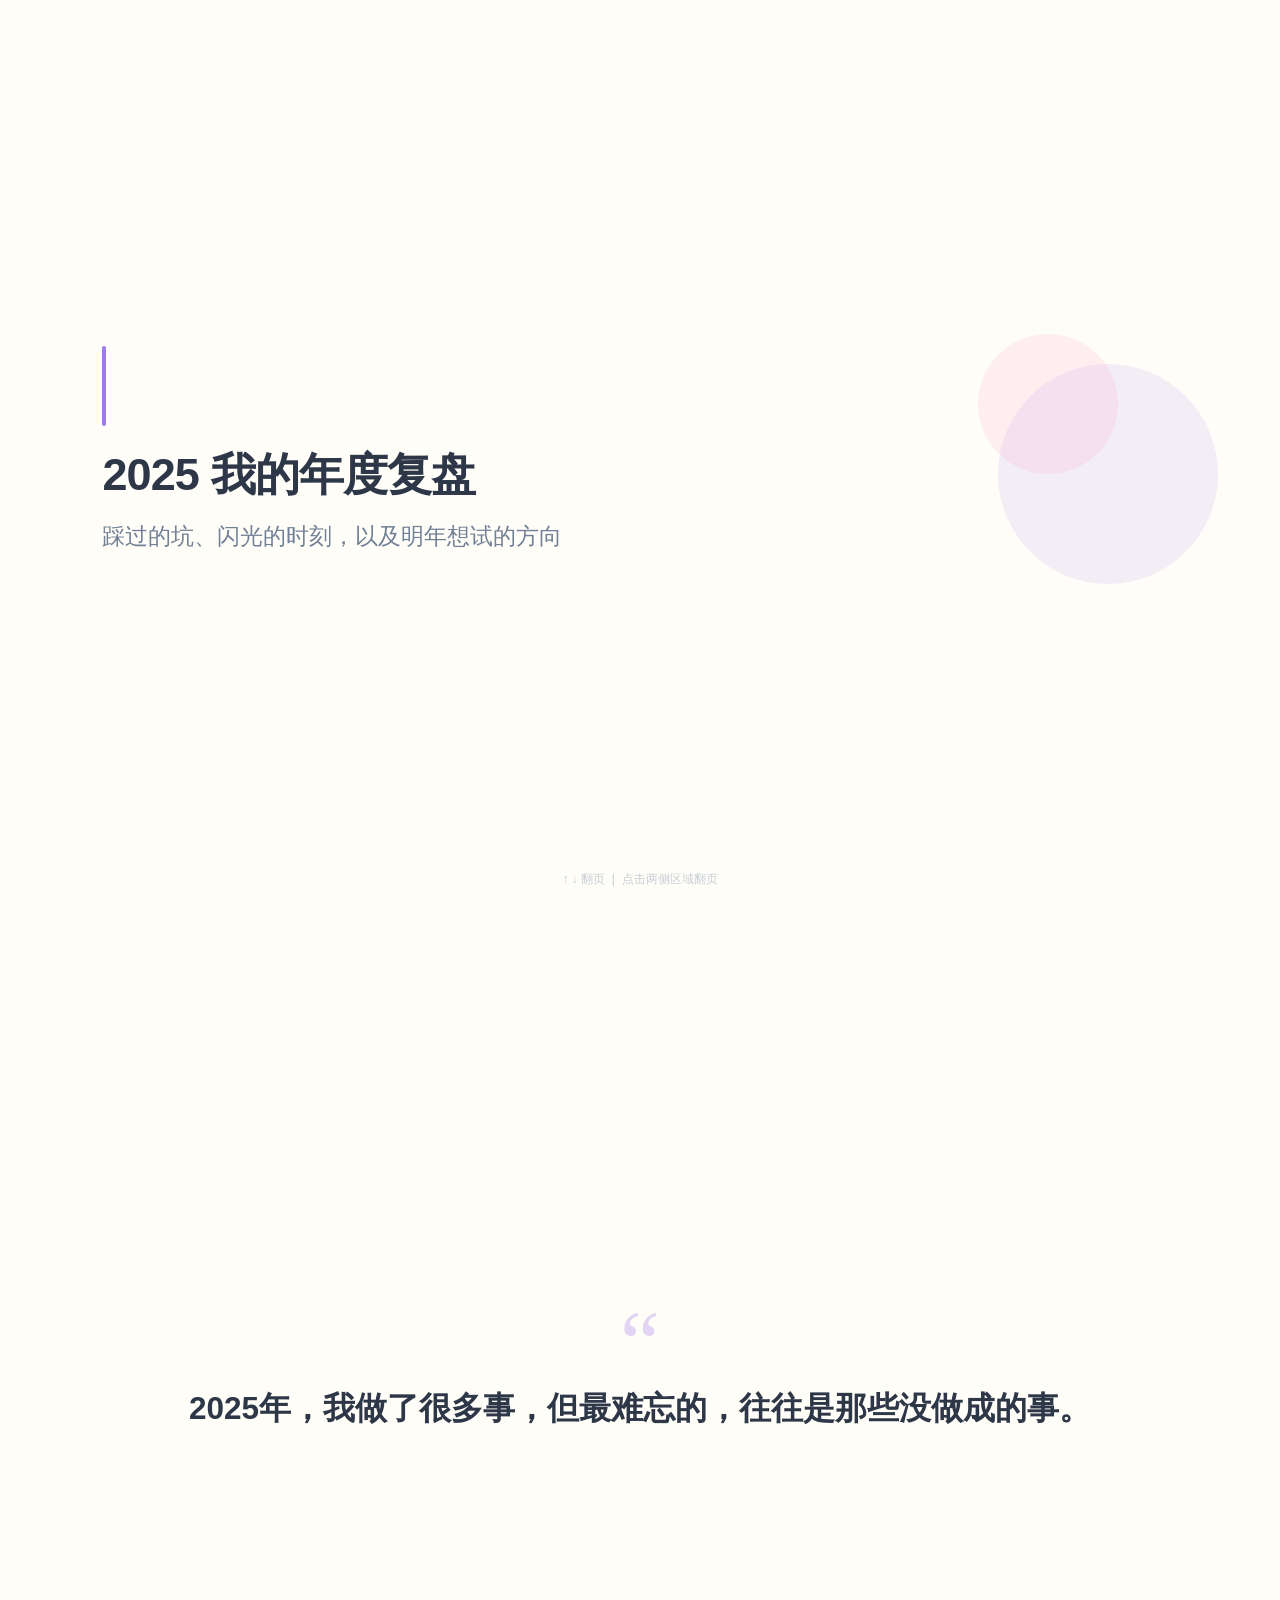
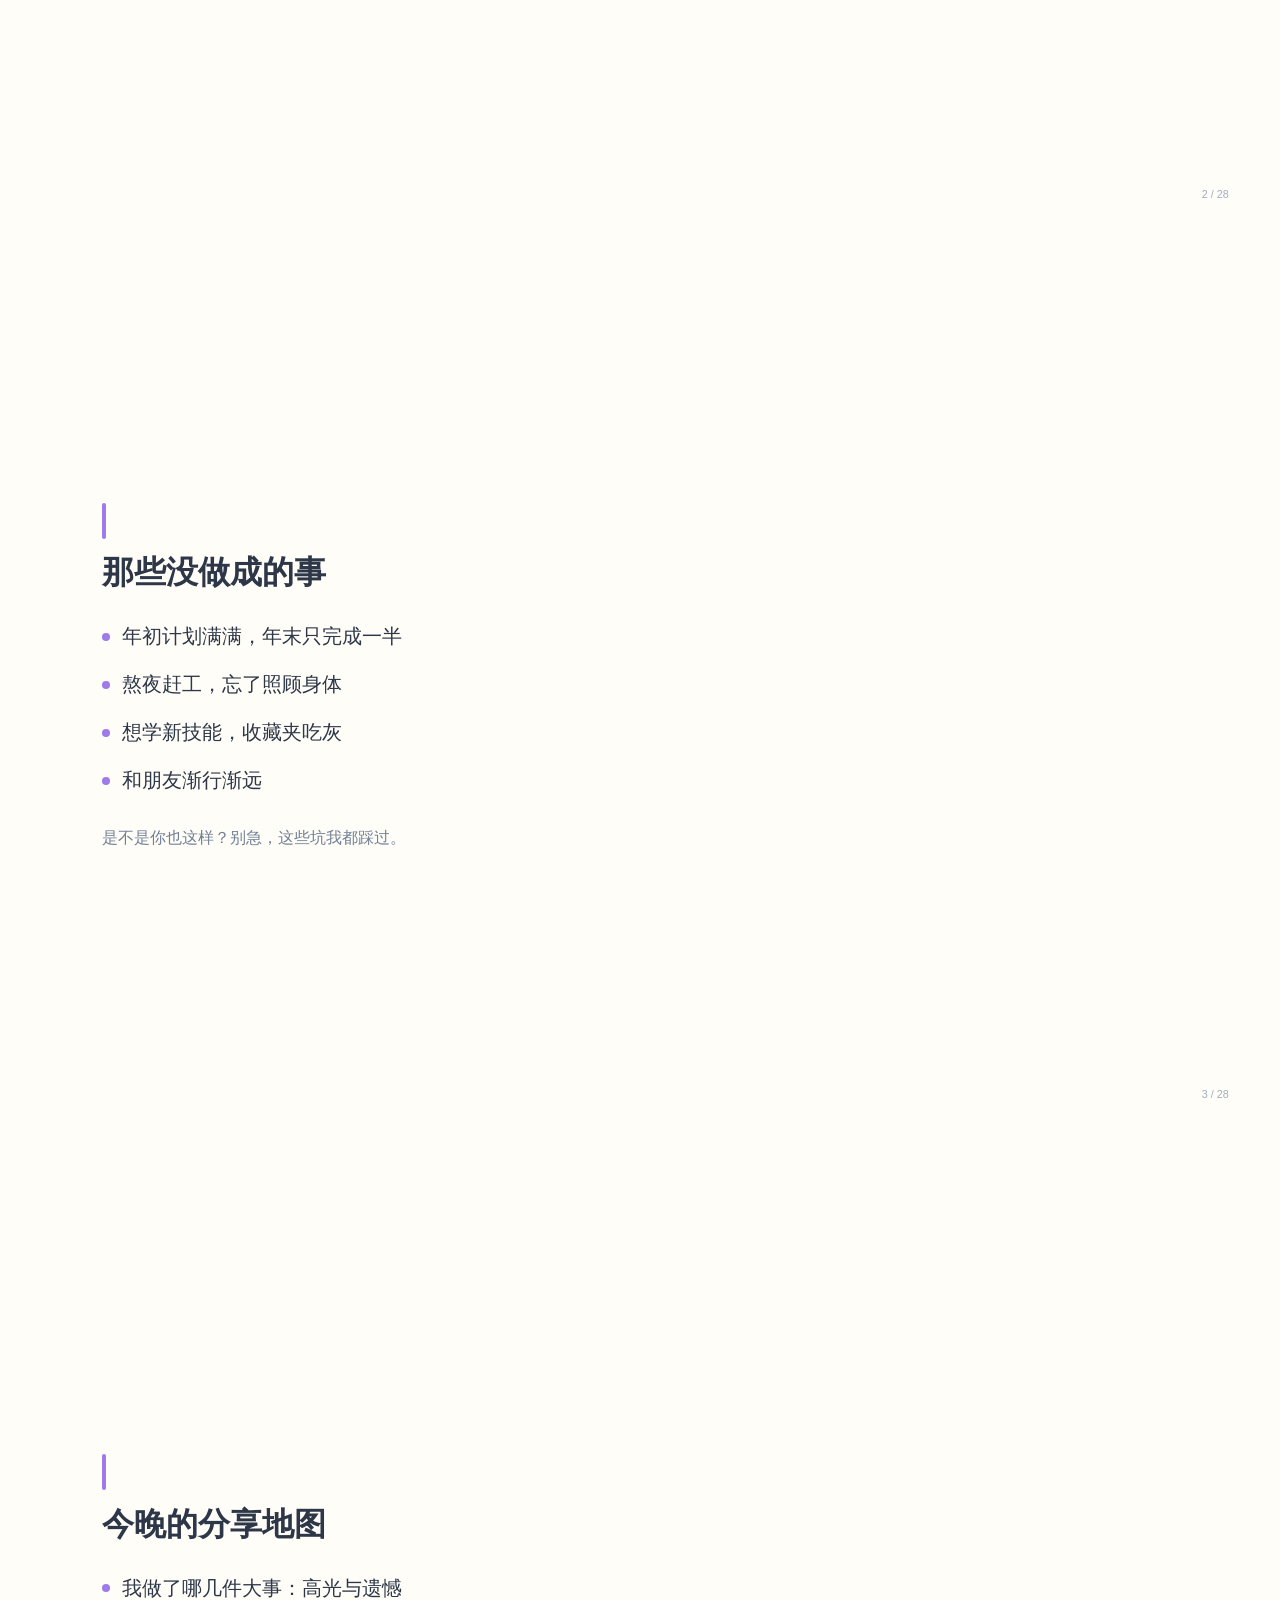
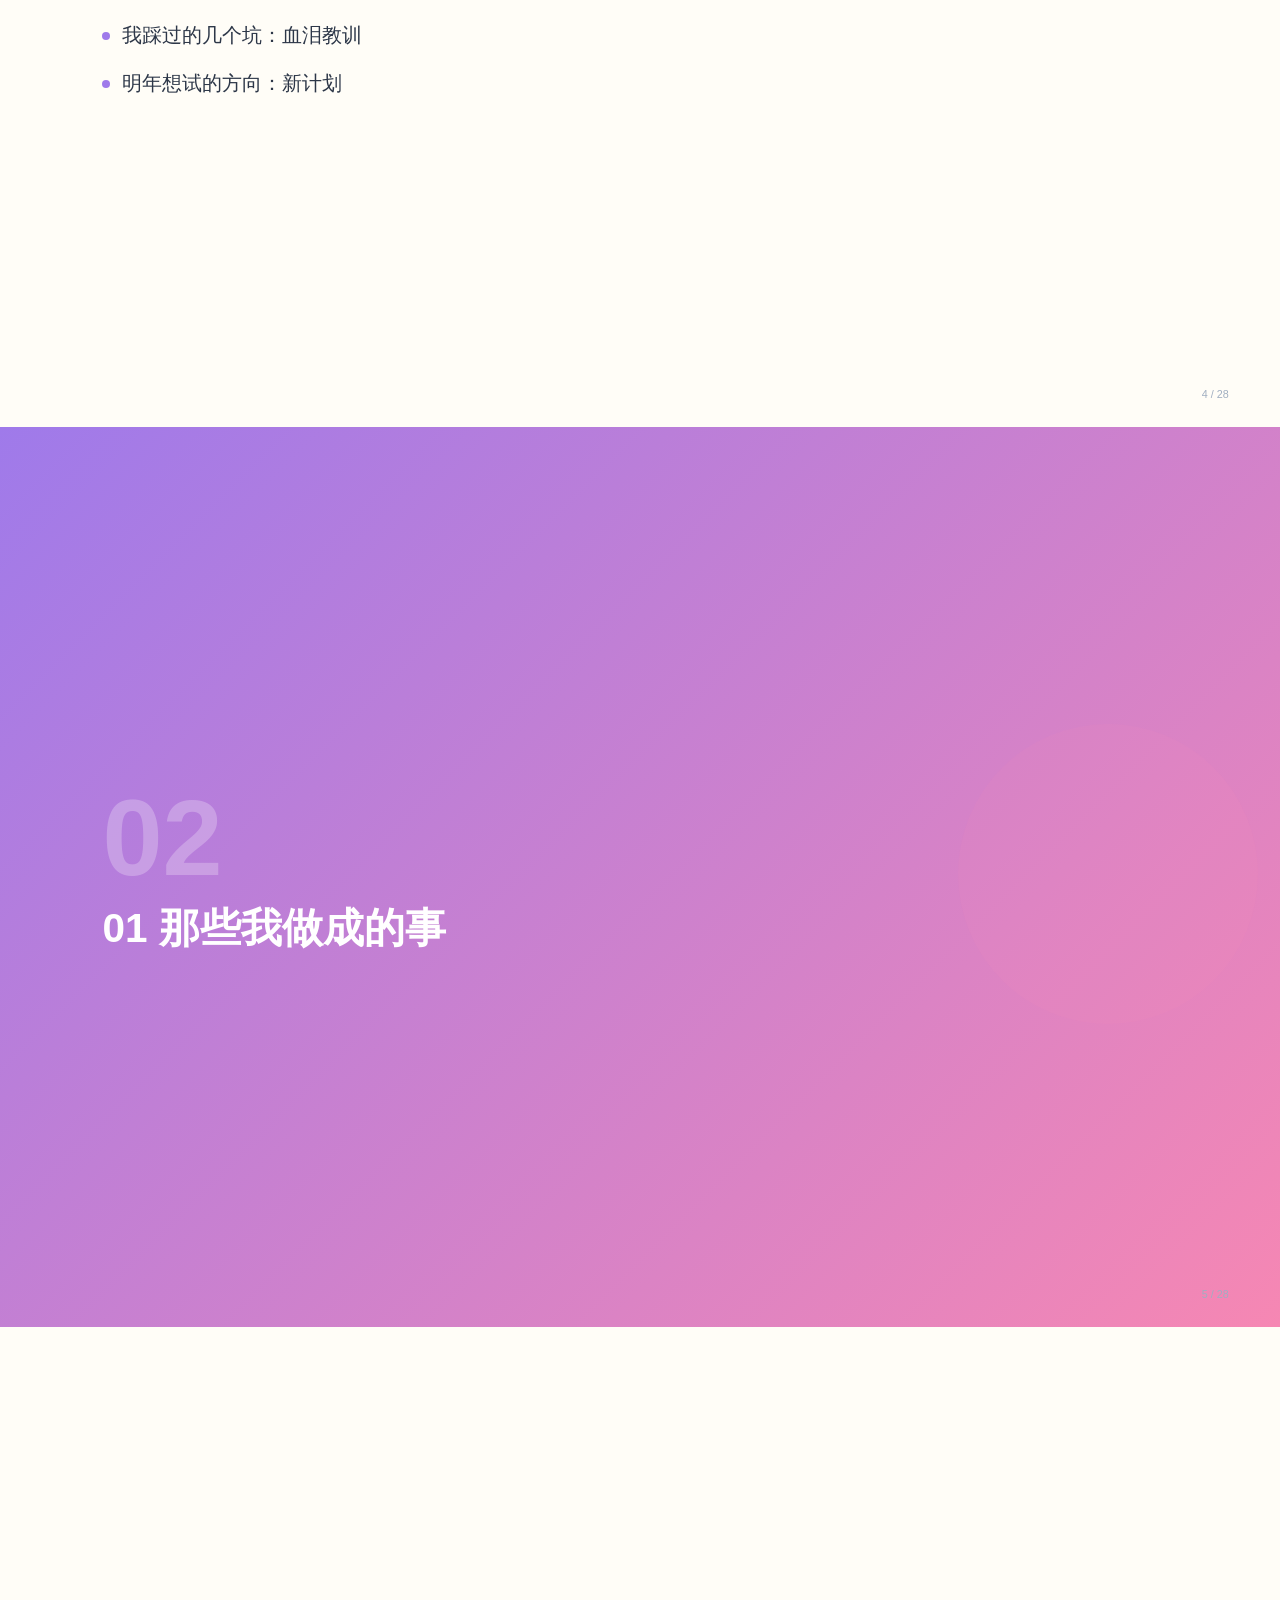
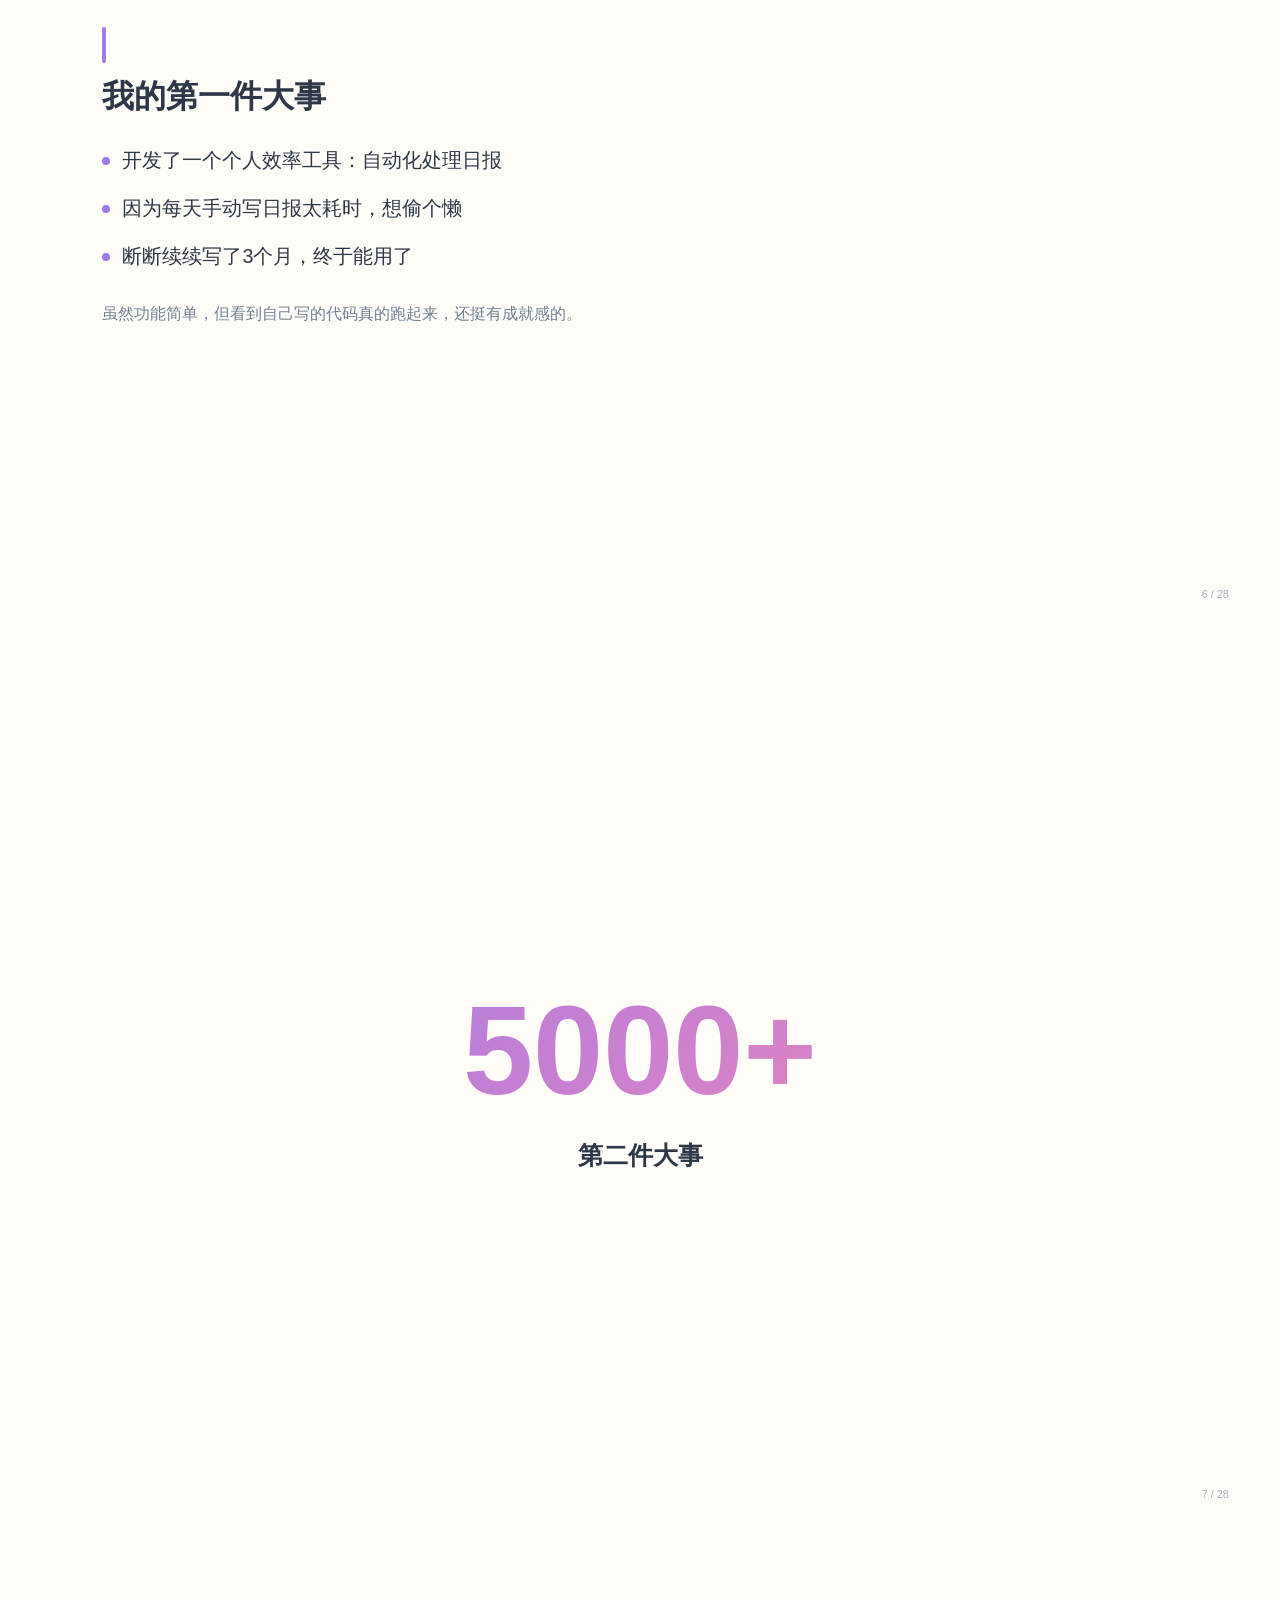
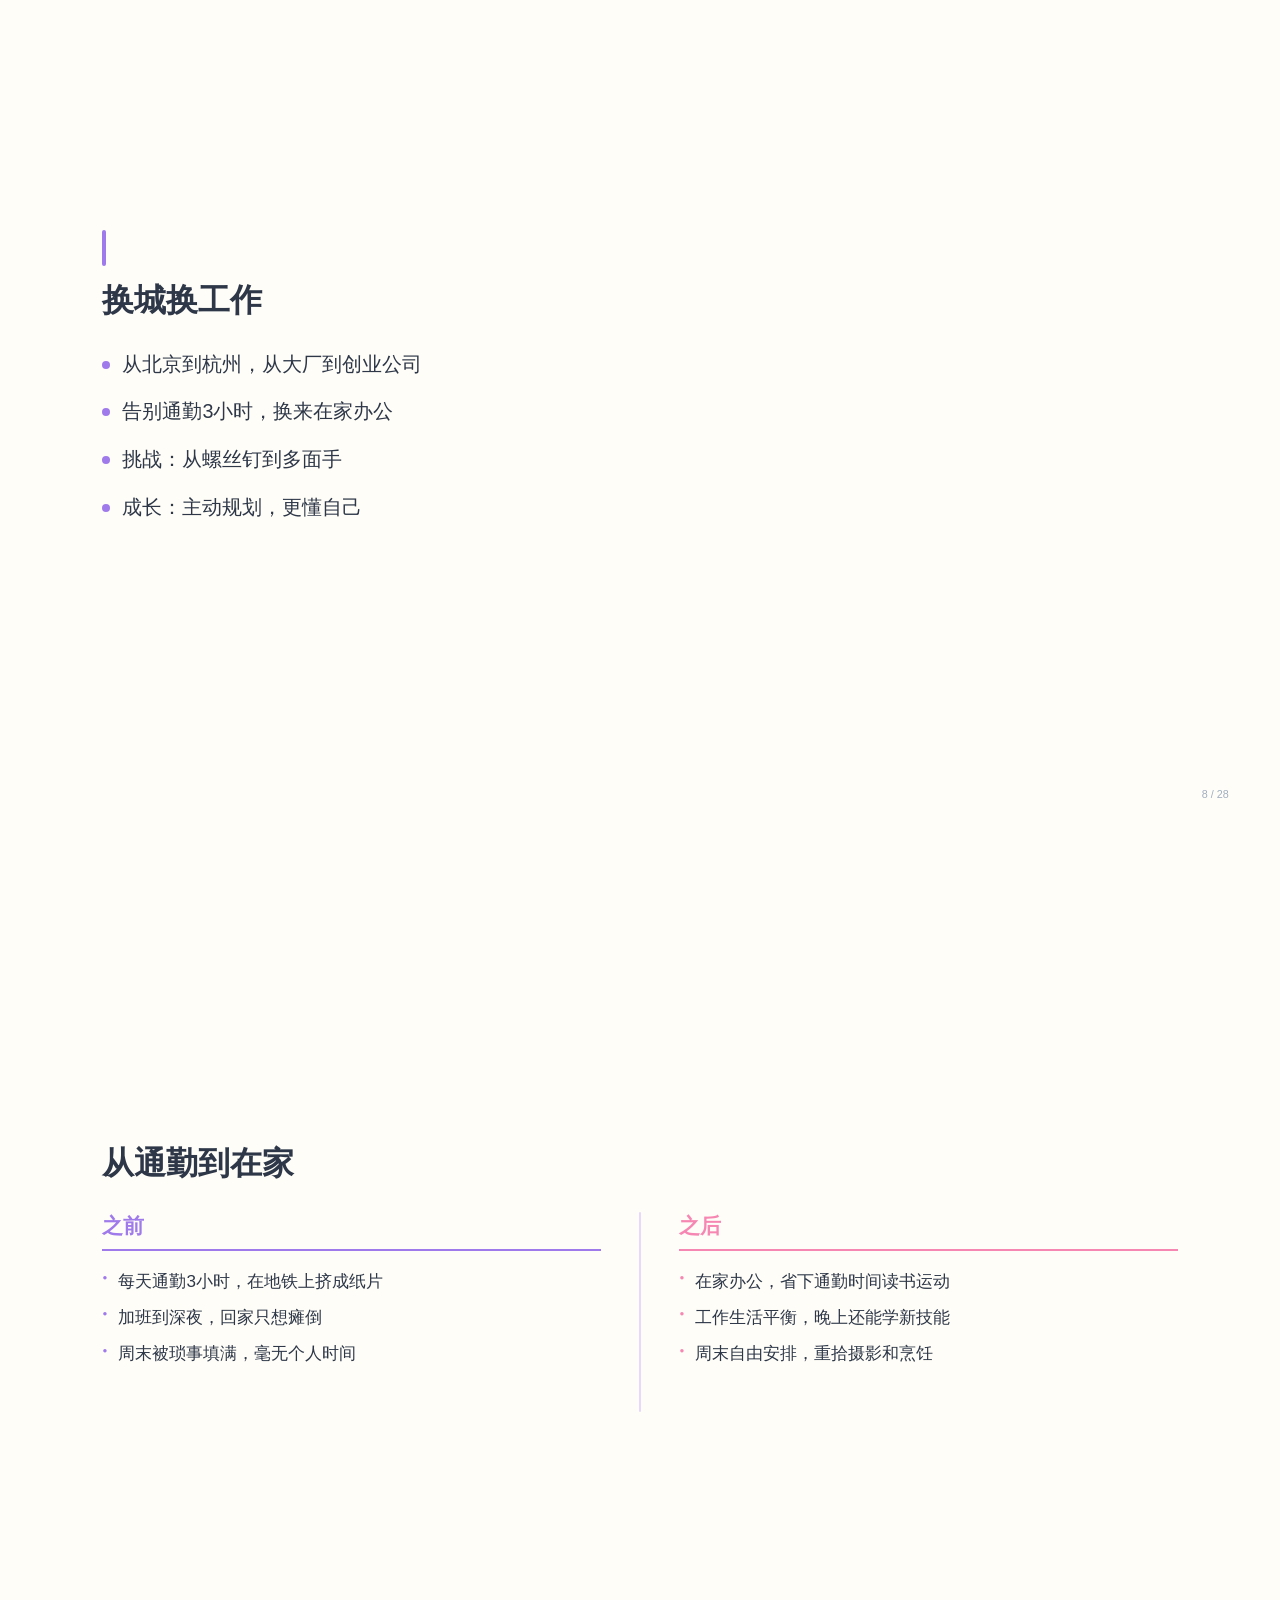
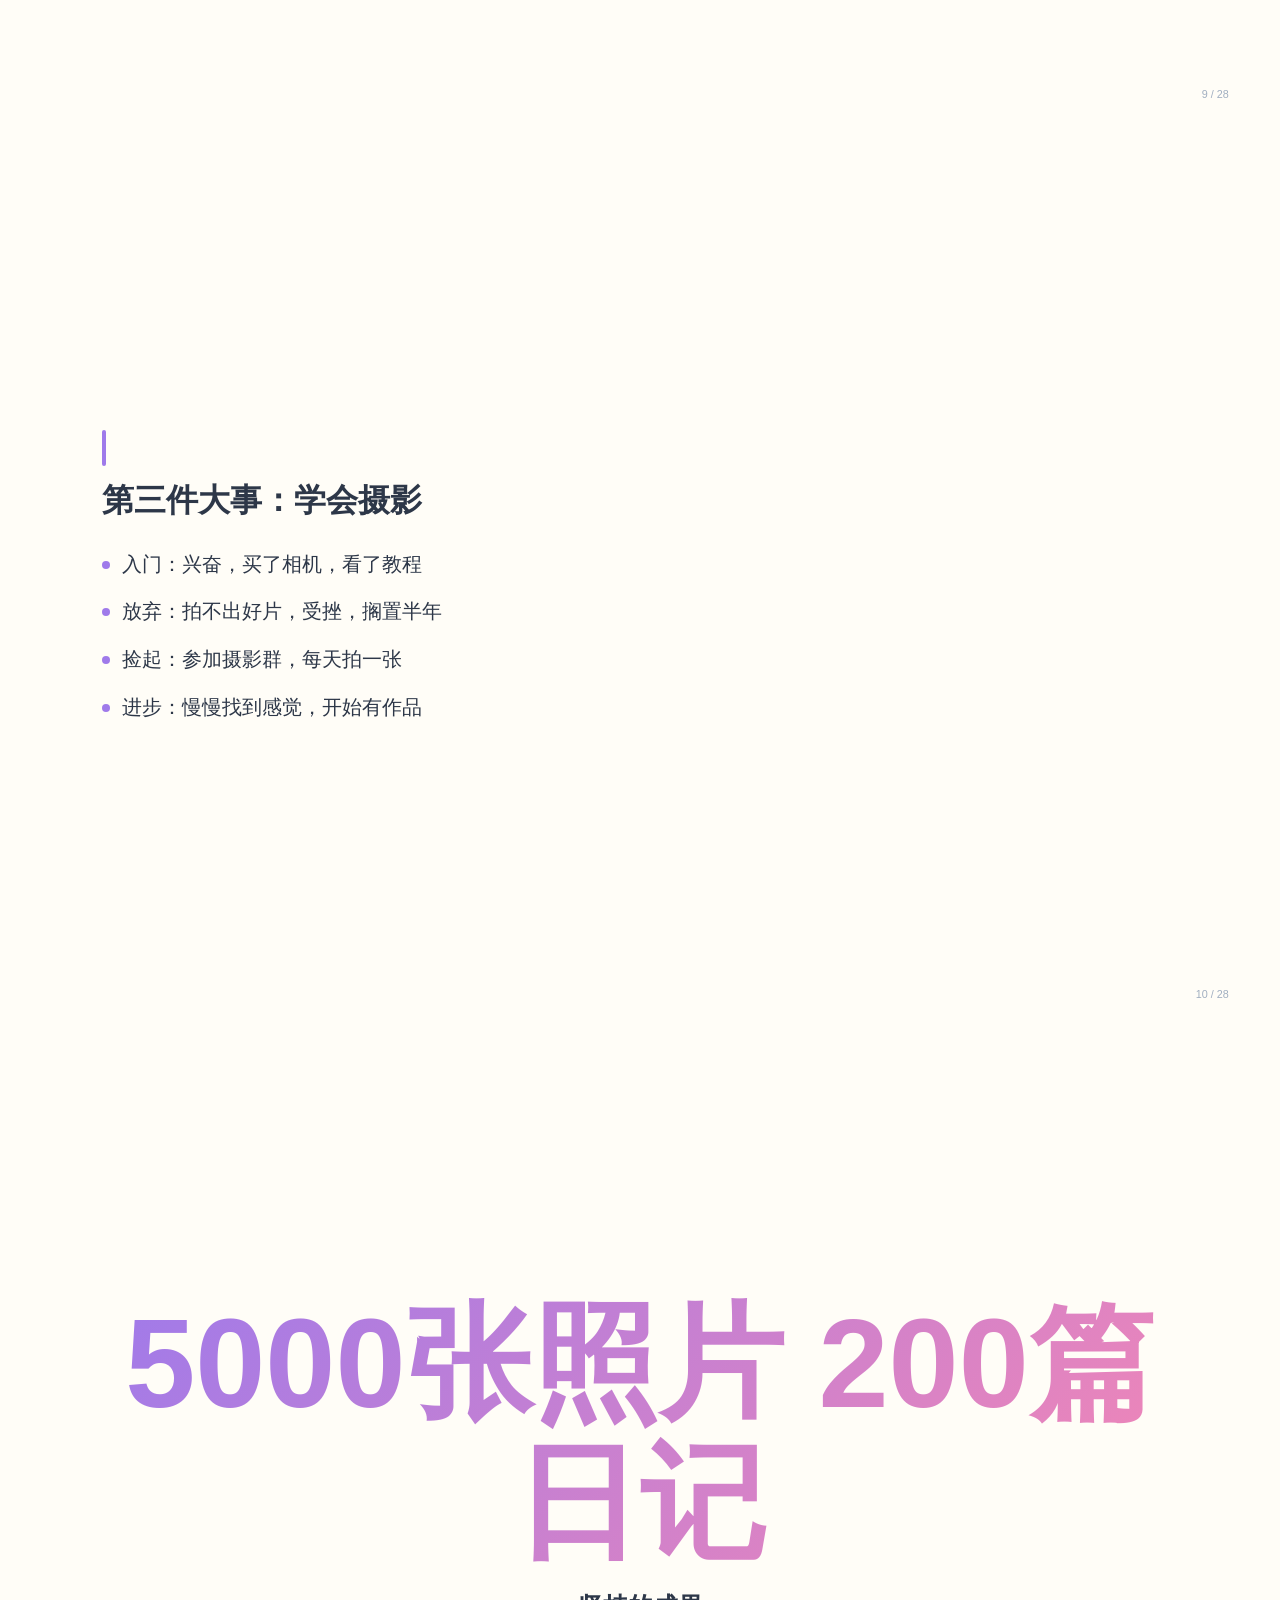
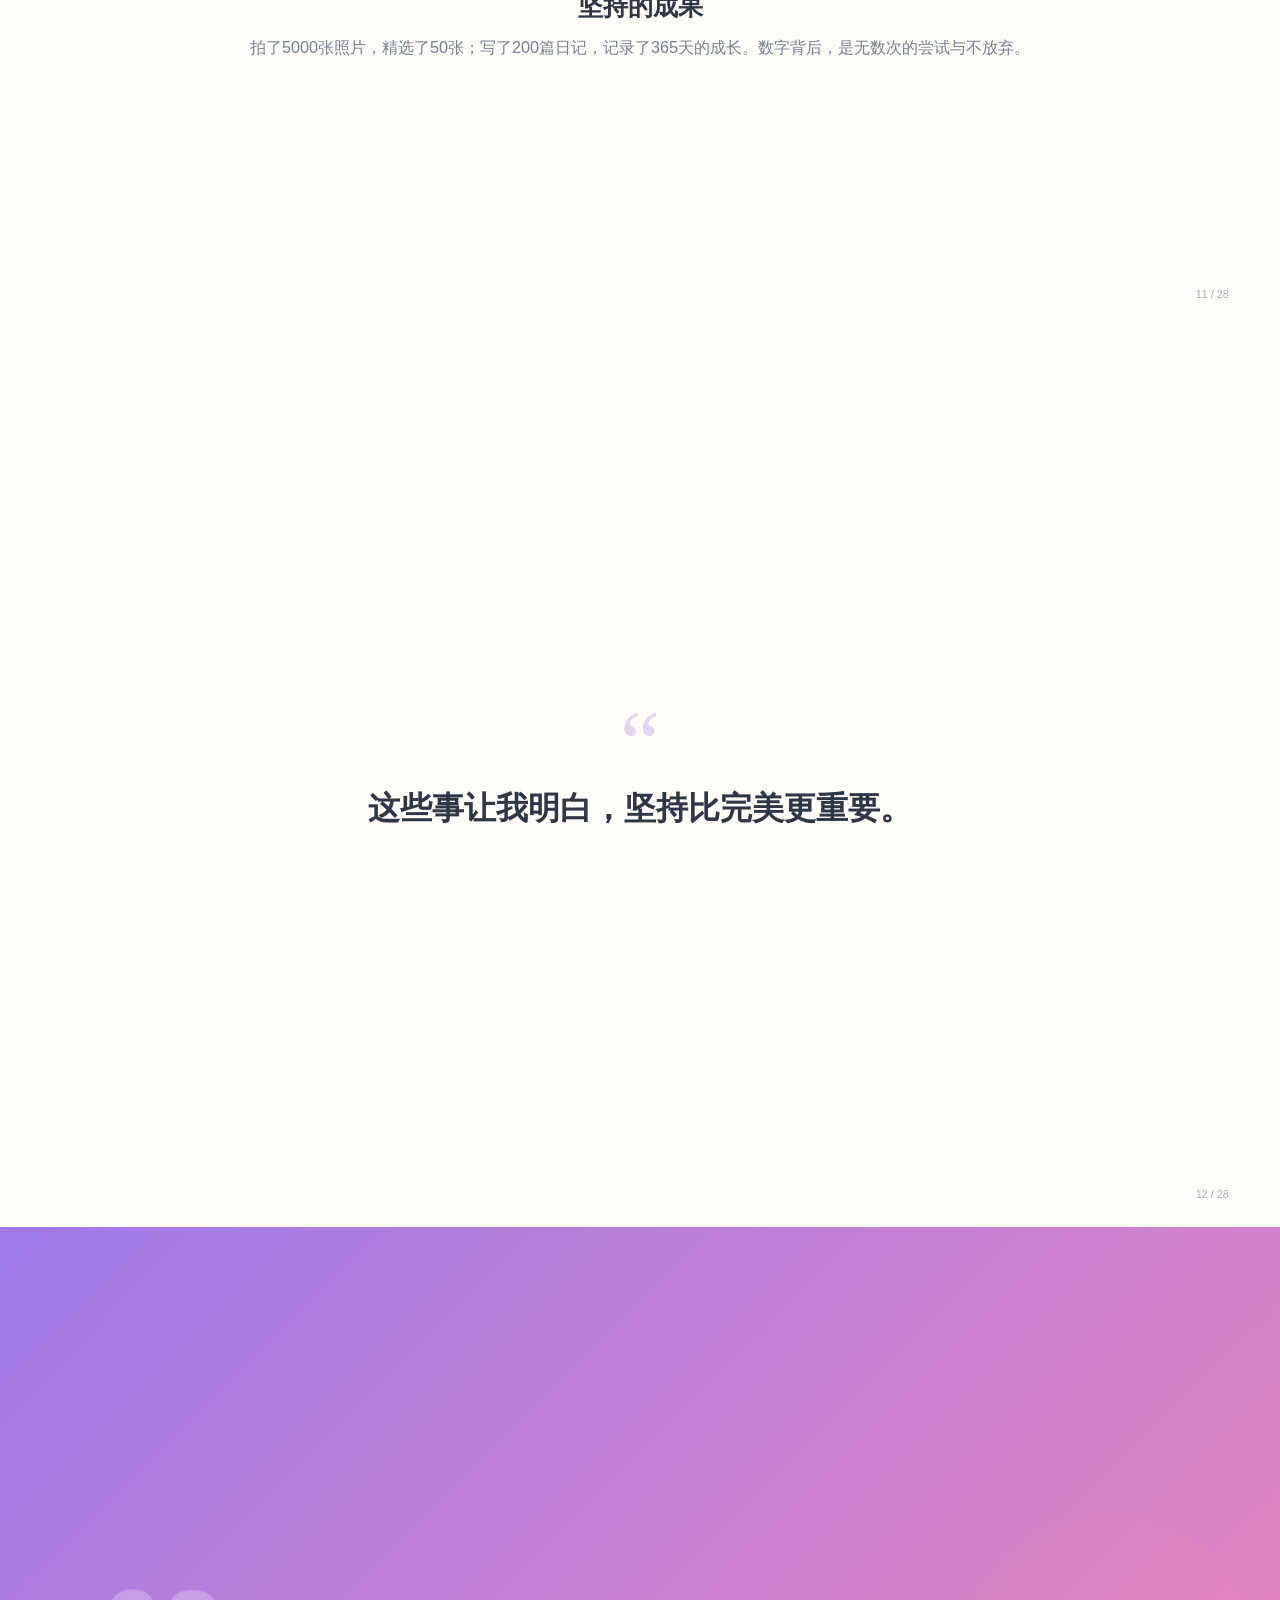
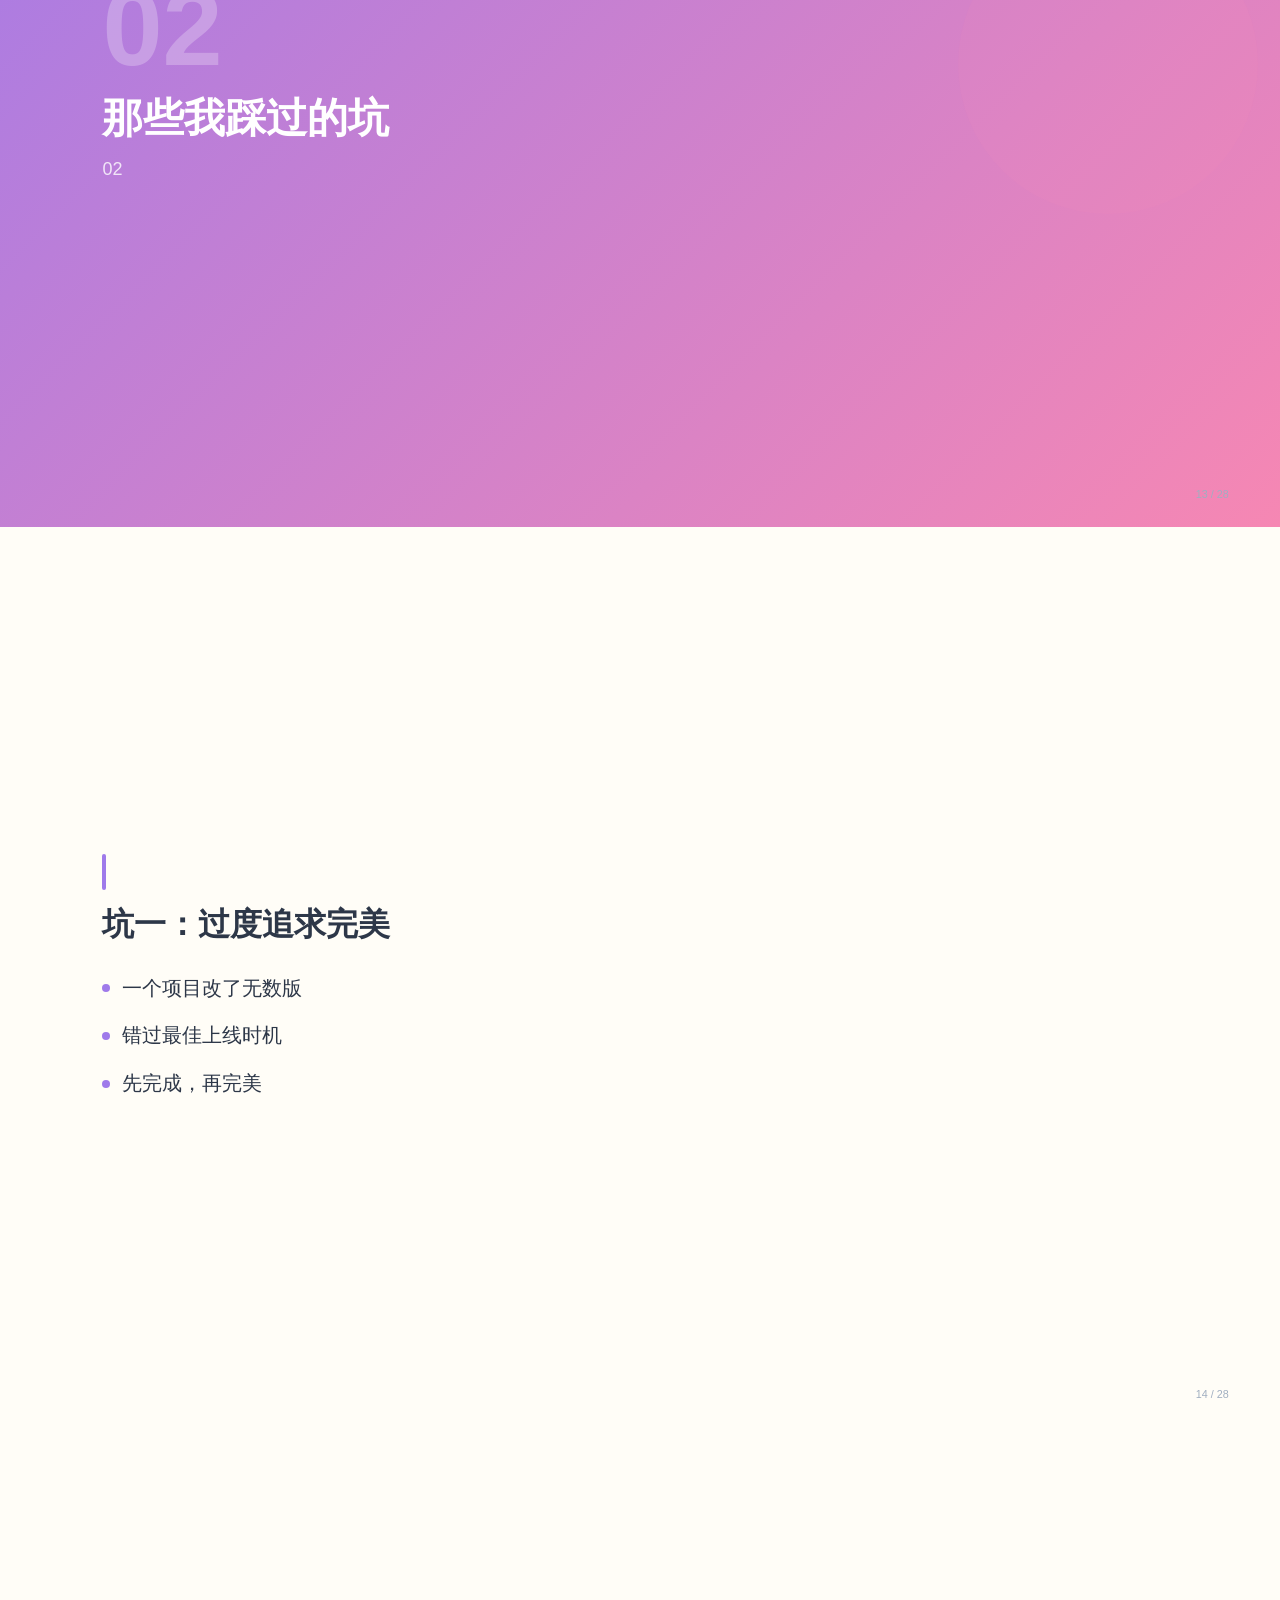
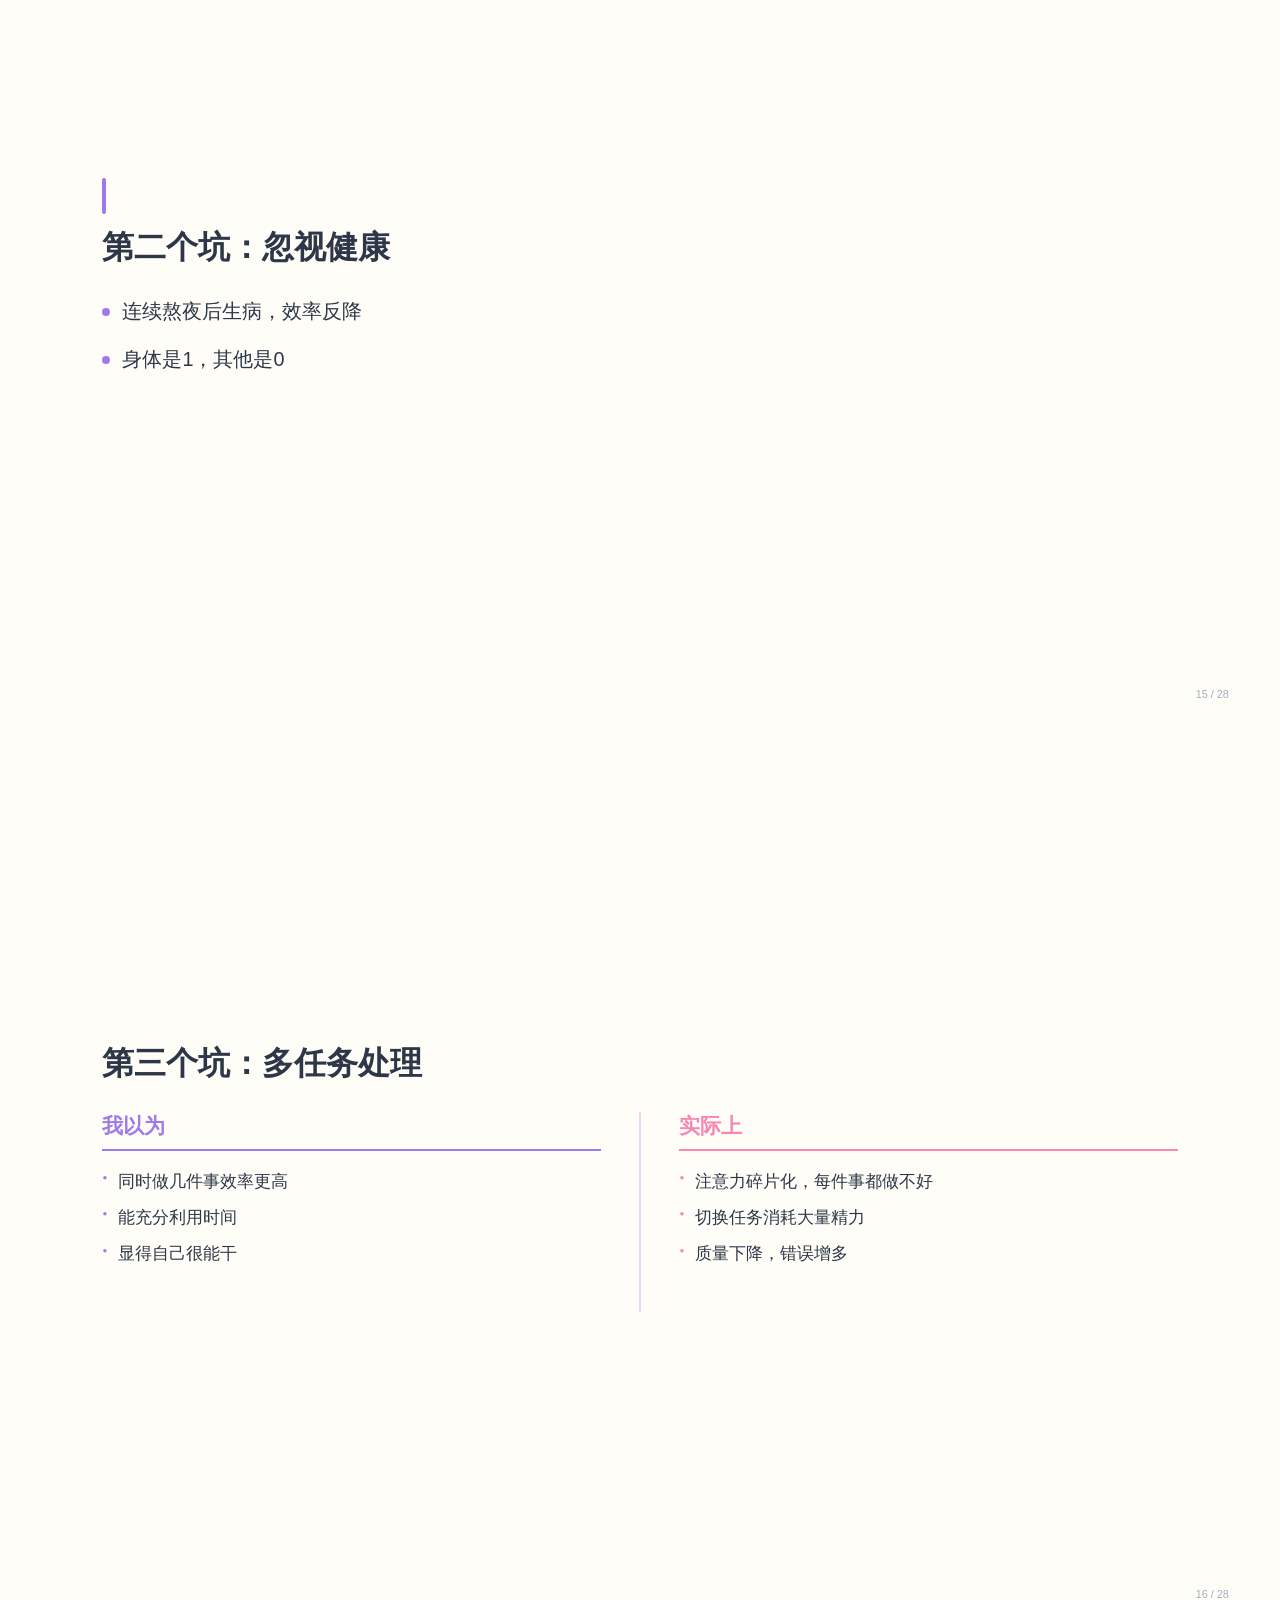
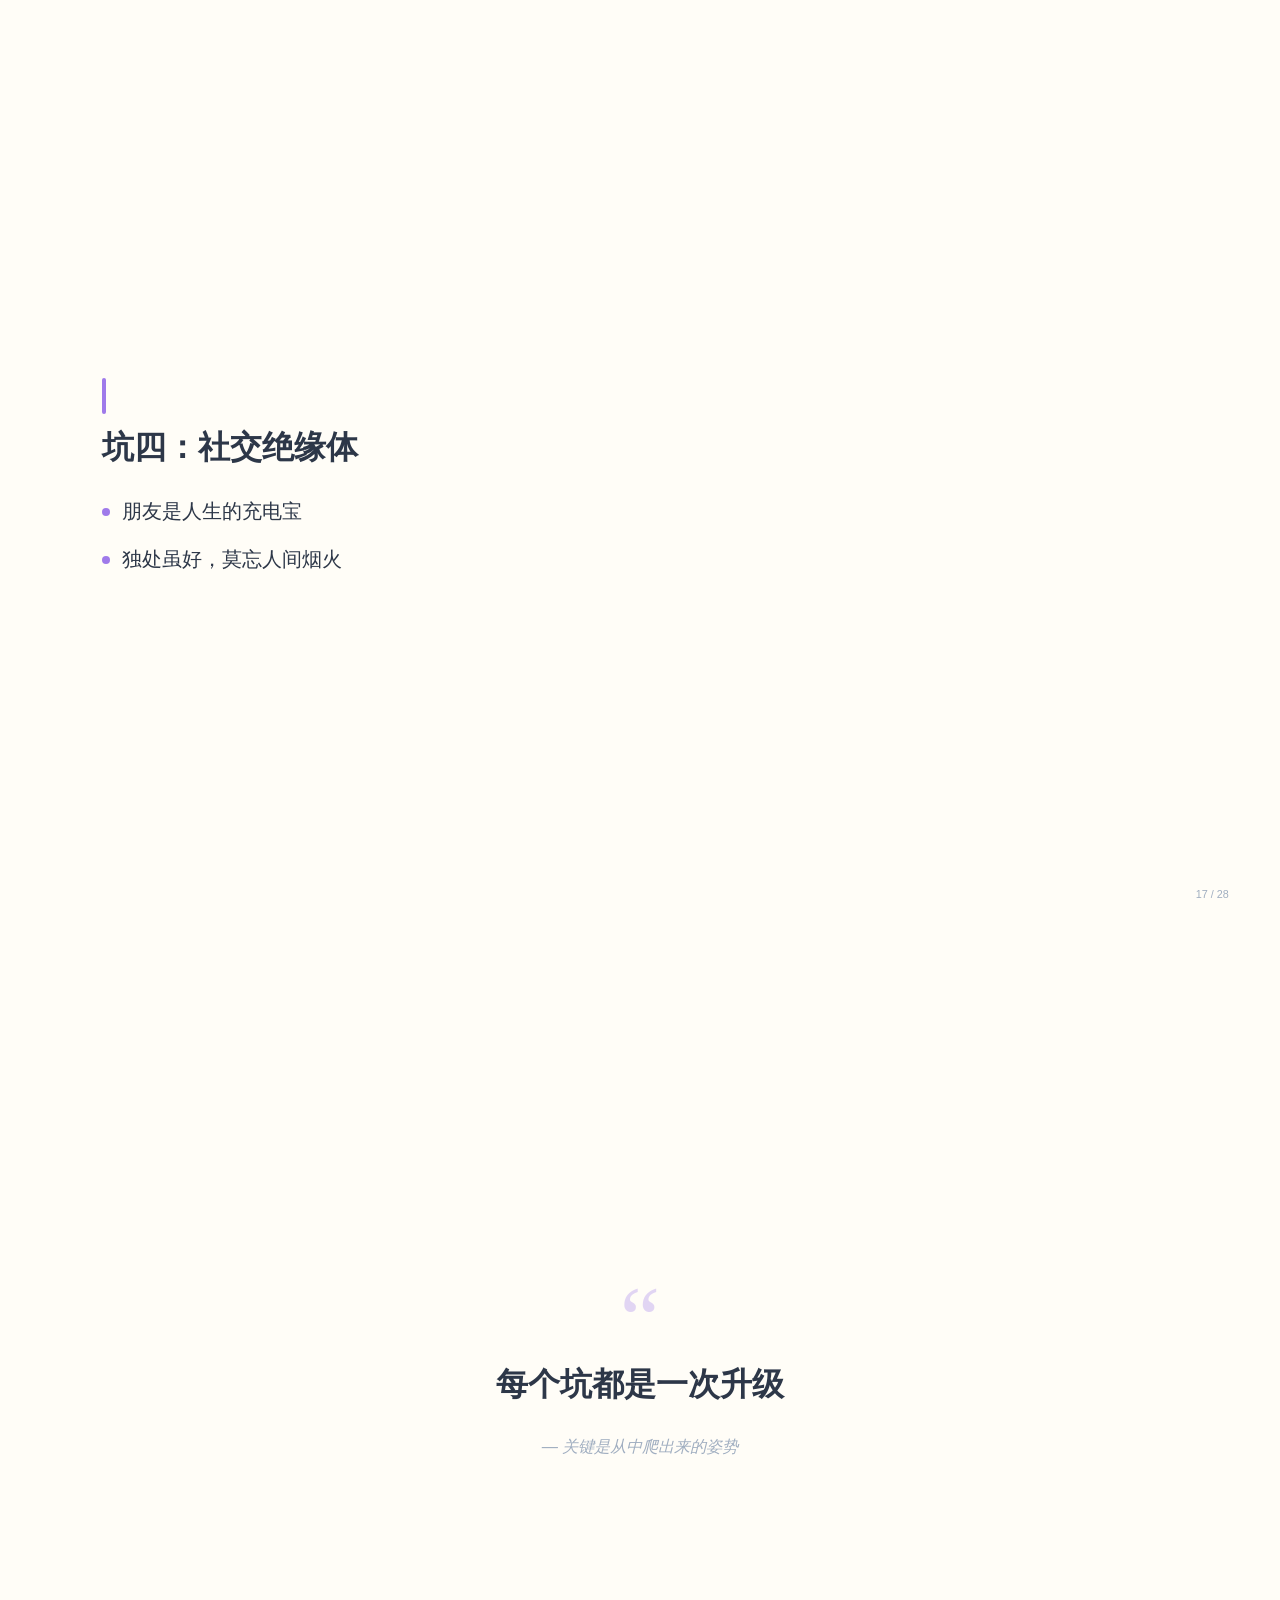
<file: doc/07-demo2-年度复盘.html>
<!DOCTYPE html>
<html lang="zh-CN">
<head>
<meta charset="UTF-8">
<meta name="viewport" content="width=device-width, initial-scale=1.0">
<title>2025 我的年度复盘</title>
<style>
/* ── Reset & Base ─────────────────────────────── */
*, *::before, *::after { box-sizing: border-box; margin: 0; padding: 0; }

:root {
    --bg: #FFFDF7;
    --surface: #FAF5FF;
    --text: #2D3748;
    --text2: #718096;
    --text3: #A0AEC0;
    --accent1: #9F7AEA;
    --accent2: #F687B3;
    --accent3: #68D391;
    --accent4: #FBD38D;
    --on-accent: #FFFFFF;
    --divider: #E9D8FD;
    --code-bg: #2D3748;
    --grad1: linear-gradient(135deg, #9F7AEA 0%, #F687B3 100%);
    --grad2: linear-gradient(135deg, #667eea 0%, #9F7AEA 100%);
}

html {
    scroll-snap-type: y mandatory;
    scroll-behavior: smooth;
    overflow-y: scroll;
    overflow-x: hidden;
    scrollbar-width: thin;
    scrollbar-color: var(--divider) transparent;
}

body {
    font-family: "PingFang SC", "Microsoft YaHei", -apple-system, "Segoe UI", sans-serif;
    background: var(--bg);
    color: var(--text);
    -webkit-font-smoothing: antialiased;
    margin: 0;
    padding: 0;
    width: 100vw;
    overflow-x: hidden;
}

/* ── Slide Base ───────────────────────────────── */
.slide {
    width: 100vw;
    height: 100vh;
    scroll-snap-align: start;
    position: relative;
    display: flex;
    align-items: center;
    justify-content: center;
    padding: 6vh 8vw;
    overflow: hidden;
    background: var(--bg);
}

.slide > div:first-child {
    width: 100%;
    max-width: 1200px;
    margin: 0 auto;
    animation: fadeUp 0.5s ease-out;
}

@keyframes fadeUp {
    from { opacity: 0; transform: translateY(20px); }
    to { opacity: 1; transform: translateY(0); }
}

.page-num {
    position: absolute;
    bottom: 3vh;
    right: 4vw;
    font-size: clamp(10px, 1.2vh, 14px);
    color: var(--text3);
    font-variant-numeric: tabular-nums;
}

/* ── Title Slide ──────────────────────────────── */
.slide-title {
    background: var(--bg);
    position: relative;
}
.title-content {
    position: relative;
    z-index: 1;
}
.title-content .accent-bar {
    width: 4px;
    height: 80px;
    background: var(--accent1);
    border-radius: 2px;
    margin-bottom: 2.5vh;
}
.title-text {
    font-size: clamp(28px, 5vh, 56px);
    font-weight: 800;
    line-height: 1.2;
    color: var(--text);
    margin-bottom: 2vh;
    letter-spacing: -0.02em;
}
.subtitle-text {
    font-size: clamp(16px, 2.5vh, 26px);
    color: var(--text2);
    font-weight: 400;
    line-height: 1.5;
}
.deco-circle {
    position: absolute;
    border-radius: 50%;
    opacity: 0.12;
    pointer-events: none;
}
.title-content .c1 {
    width: 220px; height: 220px;
    background: var(--accent1);
    right: -40px; bottom: -30px;
}
.title-content .c2 {
    width: 140px; height: 140px;
    background: var(--accent2);
    right: 60px; bottom: 80px;
}

/* ── Section Slide ────────────────────────────── */
.slide-section {
    background: var(--grad1);
}
.section-content {
    color: var(--on-accent);
    position: relative;
}
.section-number {
    font-size: clamp(60px, 12vh, 120px);
    font-weight: 900;
    opacity: 0.25;
    line-height: 1;
    margin-bottom: 1vh;
    font-family: "Impact", "Arial Black", sans-serif;
}
.section-title {
    font-size: clamp(24px, 4.5vh, 48px);
    font-weight: 700;
    margin-bottom: 1.5vh;
}
.section-subtitle {
    font-size: clamp(14px, 2vh, 22px);
    opacity: 0.8;
}
.section-content .c3 {
    width: 300px; height: 300px;
    background: var(--accent2);
    right: -80px; top: -60px;
    opacity: 0.08;
}

/* ── Bullets Slide ────────────────────────────── */
.bullets-content {
    position: relative;
}
.bullets-content .accent-bar {
    width: 4px;
    height: 36px;
    background: var(--accent1);
    border-radius: 2px;
    margin-bottom: 1.5vh;
}
.slide-title {
    font-size: clamp(20px, 3.5vh, 36px);
    font-weight: 700;
    margin-bottom: 3vh;
    color: var(--text);
}
.bullet-list {
    list-style: none;
    display: flex;
    flex-direction: column;
    gap: 1.8vh;
}
.bullet-list li {
    display: flex;
    align-items: flex-start;
    gap: 12px;
    font-size: clamp(14px, 2.2vh, 22px);
    line-height: 1.6;
    color: var(--text);
}
.bullet-dot {
    flex-shrink: 0;
    width: 8px; height: 8px;
    background: var(--accent1);
    border-radius: 50%;
    margin-top: 0.6em;
}
.body-text {
    margin-top: 3vh;
    font-size: clamp(13px, 1.8vh, 18px);
    color: var(--text2);
    line-height: 1.7;
}

/* ── Statement Slide ──────────────────────────── */
.slide-statement {
    background: var(--bg);
}
.statement-content {
    text-align: center;
    max-width: 85%;
    margin: 0 auto;
}
.quote-mark {
    font-size: clamp(50px, 10vh, 100px);
    color: var(--accent1);
    opacity: 0.3;
    line-height: 0.5;
    font-family: Georgia, serif;
    margin-bottom: 2vh;
}
.statement-text {
    font-size: clamp(20px, 3.5vh, 38px);
    font-weight: 600;
    line-height: 1.6;
    color: var(--text);
    border: none;
    padding: 0;
    margin: 0;
}
.attr-text {
    margin-top: 3vh;
    font-size: clamp(13px, 1.8vh, 18px);
    color: var(--text3);
    font-style: italic;
}

/* ── Comparison Slide ─────────────────────────── */
.comparison-content .slide-title {
    margin-bottom: 3vh;
}
.compare-grid {
    display: grid;
    grid-template-columns: 1fr 2px 1fr;
    gap: 0 3vw;
    align-items: start;
}
.compare-divider {
    background: var(--divider);
    height: 100%;
    min-height: 200px;
    border-radius: 1px;
}
.compare-col h3 {
    font-size: clamp(16px, 2.3vh, 24px);
    font-weight: 700;
    margin-bottom: 2vh;
    padding-bottom: 1vh;
}
.col-left h3 { color: var(--accent1); border-bottom: 2px solid var(--accent1); }
.col-right h3 { color: var(--accent2); border-bottom: 2px solid var(--accent2); }
.compare-col ul {
    list-style: none;
    display: flex;
    flex-direction: column;
    gap: 1.2vh;
}
.compare-col li {
    font-size: clamp(13px, 1.9vh, 19px);
    line-height: 1.5;
    color: var(--text);
    padding-left: 16px;
    position: relative;
}
.compare-col li::before {
    content: "●";
    position: absolute;
    left: 0;
    font-size: 8px;
    top: 0.4em;
}
.col-left li::before { color: var(--accent1); }
.col-right li::before { color: var(--accent2); }

/* ── Big Number Slide ─────────────────────────── */
.big-number-content {
    text-align: center;
}
.bn-number {
    font-size: clamp(60px, 14vh, 140px);
    font-weight: 900;
    background: var(--grad1);
    -webkit-background-clip: text;
    -webkit-text-fill-color: transparent;
    background-clip: text;
    line-height: 1.1;
    font-family: "Impact", "Arial Black", sans-serif;
}
.bn-label {
    font-size: clamp(18px, 2.8vh, 30px);
    font-weight: 600;
    color: var(--text);
    margin-top: 2vh;
}
.bn-context {
    font-size: clamp(13px, 1.8vh, 18px);
    color: var(--text2);
    margin-top: 1.5vh;
}

/* ── Code Slide ───────────────────────────────── */
.code-content .slide-title {
    margin-bottom: 2.5vh;
}
.code-grid {
    display: grid;
    grid-template-columns: 1.2fr 0.8fr;
    gap: 3vw;
    align-items: start;
}
.code-block {
    background: var(--code-bg);
    border-radius: 12px;
    padding: 2.5vh 2vw;
    overflow-x: auto;
    box-shadow: 0 4px 24px rgba(0,0,0,0.12);
}
.code-block code {
    font-family: "JetBrains Mono", "Fira Code", "Consolas", monospace;
    font-size: clamp(11px, 1.5vh, 16px);
    line-height: 1.7;
    color: #D4D4D4;
    white-space: pre;
}
.code-notes {
    display: flex;
    flex-direction: column;
    gap: 1.5vh;
    padding-top: 1vh;
}
.note-item {
    font-size: clamp(12px, 1.7vh, 17px);
    color: var(--text2);
    line-height: 1.5;
    display: flex;
    gap: 8px;
}
.note-arrow {
    color: var(--accent1);
    font-weight: 700;
    flex-shrink: 0;
}

/* ── End Slide ────────────────────────────────── */
.slide-end {
    background: var(--grad1);
}
.end-content {
    text-align: center;
    color: var(--on-accent);
    position: relative;
}
.end-thanks {
    font-size: clamp(32px, 6vh, 64px);
    font-weight: 800;
    letter-spacing: 0.05em;
}
.end-contact {
    margin-top: 3vh;
    font-size: clamp(14px, 2vh, 20px);
    opacity: 0.85;
}
.end-content .c4 {
    width: 160px; height: 160px;
    background: var(--accent2);
    left: -40px; top: -30px;
    opacity: 0.1;
}
.end-content .c5 {
    width: 120px; height: 120px;
    background: var(--accent2);
    right: -20px; bottom: -20px;
    opacity: 0.1;
}

/* ── Navigation hint ──────────────────────────── */
.nav-hint {
    position: fixed;
    bottom: 12px;
    left: 50%;
    transform: translateX(-50%);
    font-size: 12px;
    color: var(--text3);
    opacity: 0.6;
    z-index: 100;
    pointer-events: none;
    transition: opacity 0.3s;
}
</style>
</head>
<body>

<section class="slide slide-title" data-slide="1">

        <div class="title-content">
            <div class="accent-bar"></div>
            <h1 class="title-text">2025 我的年度复盘</h1>
            <p class="subtitle-text">踩过的坑、闪光的时刻，以及明年想试的方向</p>
            <div class="deco-circle c1"></div>
            <div class="deco-circle c2"></div>
        </div>

</section>
<section class="slide slide-statement" data-slide="2">

        <div class="statement-content">
            <div class="quote-mark">“</div>
            <blockquote class="statement-text">2025年，我做了很多事，但最难忘的，往往是那些没做成的事。</blockquote>
            
        </div>
<div class="page-num">2 / 28</div>
</section>
<section class="slide slide-bullets" data-slide="3">

        <div class="bullets-content">
            <div class="accent-bar"></div>
            <h2 class="slide-title">那些没做成的事</h2>
            <ul class="bullet-list"><li><span class="bullet-dot"></span><span class="bullet-text">年初计划满满，年末只完成一半</span></li>
<li><span class="bullet-dot"></span><span class="bullet-text">熬夜赶工，忘了照顾身体</span></li>
<li><span class="bullet-dot"></span><span class="bullet-text">想学新技能，收藏夹吃灰</span></li>
<li><span class="bullet-dot"></span><span class="bullet-text">和朋友渐行渐远</span></li></ul>
            <p class="body-text">是不是你也这样？别急，这些坑我都踩过。</p>
        </div>
<div class="page-num">3 / 28</div>
</section>
<section class="slide slide-bullets" data-slide="4">

        <div class="bullets-content">
            <div class="accent-bar"></div>
            <h2 class="slide-title">今晚的分享地图</h2>
            <ul class="bullet-list"><li><span class="bullet-dot"></span><span class="bullet-text">我做了哪几件大事：高光与遗憾</span></li>
<li><span class="bullet-dot"></span><span class="bullet-text">我踩过的几个坑：血泪教训</span></li>
<li><span class="bullet-dot"></span><span class="bullet-text">明年想试的方向：新计划</span></li></ul>
            
        </div>
<div class="page-num">4 / 28</div>
</section>
<section class="slide slide-section" data-slide="5">

        <div class="section-content">
            <div class="section-number">02</div>
            <h2 class="section-title">01 那些我做成的事</h2>
            <p class="section-subtitle"></p>
            <div class="deco-circle c3"></div>
        </div>
<div class="page-num">5 / 28</div>
</section>
<section class="slide slide-bullets" data-slide="6">

        <div class="bullets-content">
            <div class="accent-bar"></div>
            <h2 class="slide-title">我的第一件大事</h2>
            <ul class="bullet-list"><li><span class="bullet-dot"></span><span class="bullet-text">开发了一个个人效率工具：自动化处理日报</span></li>
<li><span class="bullet-dot"></span><span class="bullet-text">因为每天手动写日报太耗时，想偷个懒</span></li>
<li><span class="bullet-dot"></span><span class="bullet-text">断断续续写了3个月，终于能用了</span></li></ul>
            <p class="body-text">虽然功能简单，但看到自己写的代码真的跑起来，还挺有成就感的。</p>
        </div>
<div class="page-num">6 / 28</div>
</section>
<section class="slide slide-big_number" data-slide="7">

        <div class="big-number-content">
            <div class="bn-number">5000+</div>
            <h3 class="bn-label">第二件大事</h3>
            
        </div>
<div class="page-num">7 / 28</div>
</section>
<section class="slide slide-bullets" data-slide="8">

        <div class="bullets-content">
            <div class="accent-bar"></div>
            <h2 class="slide-title">换城换工作</h2>
            <ul class="bullet-list"><li><span class="bullet-dot"></span><span class="bullet-text">从北京到杭州，从大厂到创业公司</span></li>
<li><span class="bullet-dot"></span><span class="bullet-text">告别通勤3小时，换来在家办公</span></li>
<li><span class="bullet-dot"></span><span class="bullet-text">挑战：从螺丝钉到多面手</span></li>
<li><span class="bullet-dot"></span><span class="bullet-text">成长：主动规划，更懂自己</span></li></ul>
            
        </div>
<div class="page-num">8 / 28</div>
</section>
<section class="slide slide-comparison" data-slide="9">

        <div class="comparison-content">
            <h2 class="slide-title">从通勤到在家</h2>
            <div class="compare-grid">
                <div class="compare-col col-left">
                    <h3>之前</h3>
                    <ul><li>每天通勤3小时，在地铁上挤成纸片</li>
<li>加班到深夜，回家只想瘫倒</li>
<li>周末被琐事填满，毫无个人时间</li></ul>
                </div>
                <div class="compare-divider"></div>
                <div class="compare-col col-right">
                    <h3>之后</h3>
                    <ul><li>在家办公，省下通勤时间读书运动</li>
<li>工作生活平衡，晚上还能学新技能</li>
<li>周末自由安排，重拾摄影和烹饪</li></ul>
                </div>
            </div>
        </div>
<div class="page-num">9 / 28</div>
</section>
<section class="slide slide-bullets" data-slide="10">

        <div class="bullets-content">
            <div class="accent-bar"></div>
            <h2 class="slide-title">第三件大事：学会摄影</h2>
            <ul class="bullet-list"><li><span class="bullet-dot"></span><span class="bullet-text">入门：兴奋，买了相机，看了教程</span></li>
<li><span class="bullet-dot"></span><span class="bullet-text">放弃：拍不出好片，受挫，搁置半年</span></li>
<li><span class="bullet-dot"></span><span class="bullet-text">捡起：参加摄影群，每天拍一张</span></li>
<li><span class="bullet-dot"></span><span class="bullet-text">进步：慢慢找到感觉，开始有作品</span></li></ul>
            
        </div>
<div class="page-num">10 / 28</div>
</section>
<section class="slide slide-big_number" data-slide="11">

        <div class="big-number-content">
            <div class="bn-number">5000张照片 200篇日记</div>
            <h3 class="bn-label">坚持的成果</h3>
            <p class="bn-context">拍了5000张照片，精选了50张；写了200篇日记，记录了365天的成长。数字背后，是无数次的尝试与不放弃。</p>
        </div>
<div class="page-num">11 / 28</div>
</section>
<section class="slide slide-statement" data-slide="12">

        <div class="statement-content">
            <div class="quote-mark">“</div>
            <blockquote class="statement-text">这些事让我明白，坚持比完美更重要。</blockquote>
            
        </div>
<div class="page-num">12 / 28</div>
</section>
<section class="slide slide-section" data-slide="13">

        <div class="section-content">
            <div class="section-number">02</div>
            <h2 class="section-title">那些我踩过的坑</h2>
            <p class="section-subtitle">02</p>
            <div class="deco-circle c3"></div>
        </div>
<div class="page-num">13 / 28</div>
</section>
<section class="slide slide-bullets" data-slide="14">

        <div class="bullets-content">
            <div class="accent-bar"></div>
            <h2 class="slide-title">坑一：过度追求完美</h2>
            <ul class="bullet-list"><li><span class="bullet-dot"></span><span class="bullet-text">一个项目改了无数版</span></li>
<li><span class="bullet-dot"></span><span class="bullet-text">错过最佳上线时机</span></li>
<li><span class="bullet-dot"></span><span class="bullet-text">先完成，再完美</span></li></ul>
            
        </div>
<div class="page-num">14 / 28</div>
</section>
<section class="slide slide-bullets" data-slide="15">

        <div class="bullets-content">
            <div class="accent-bar"></div>
            <h2 class="slide-title">第二个坑：忽视健康</h2>
            <ul class="bullet-list"><li><span class="bullet-dot"></span><span class="bullet-text">连续熬夜后生病，效率反降</span></li>
<li><span class="bullet-dot"></span><span class="bullet-text">身体是1，其他是0</span></li></ul>
            
        </div>
<div class="page-num">15 / 28</div>
</section>
<section class="slide slide-comparison" data-slide="16">

        <div class="comparison-content">
            <h2 class="slide-title">第三个坑：多任务处理</h2>
            <div class="compare-grid">
                <div class="compare-col col-left">
                    <h3>我以为</h3>
                    <ul><li>同时做几件事效率更高</li>
<li>能充分利用时间</li>
<li>显得自己很能干</li></ul>
                </div>
                <div class="compare-divider"></div>
                <div class="compare-col col-right">
                    <h3>实际上</h3>
                    <ul><li>注意力碎片化，每件事都做不好</li>
<li>切换任务消耗大量精力</li>
<li>质量下降，错误增多</li></ul>
                </div>
            </div>
        </div>
<div class="page-num">16 / 28</div>
</section>
<section class="slide slide-bullets" data-slide="17">

        <div class="bullets-content">
            <div class="accent-bar"></div>
            <h2 class="slide-title">坑四：社交绝缘体</h2>
            <ul class="bullet-list"><li><span class="bullet-dot"></span><span class="bullet-text">朋友是人生的充电宝</span></li>
<li><span class="bullet-dot"></span><span class="bullet-text">独处虽好，莫忘人间烟火</span></li></ul>
            
        </div>
<div class="page-num">17 / 28</div>
</section>
<section class="slide slide-statement" data-slide="18">

        <div class="statement-content">
            <div class="quote-mark">“</div>
            <blockquote class="statement-text">每个坑都是一次升级</blockquote>
            <p class="attr-text">— 关键是从中爬出来的姿势</p>
        </div>
<div class="page-num">18 / 28</div>
</section>
<section class="slide slide-section" data-slide="19">

        <div class="section-content">
            <div class="section-number">02</div>
            <h2 class="section-title">明年想试的方向</h2>
            <p class="section-subtitle">03</p>
            <div class="deco-circle c3"></div>
        </div>
<div class="page-num">19 / 28</div>
</section>
<section class="slide slide-bullets" data-slide="20">

        <div class="bullets-content">
            <div class="accent-bar"></div>
            <h2 class="slide-title">深耕一个领域</h2>
            <ul class="bullet-list"><li><span class="bullet-dot"></span><span class="bullet-text">专注前端开发：学习React源码</span></li>
<li><span class="bullet-dot"></span><span class="bullet-text">瑜伽教学：考取RYT300认证</span></li>
<li><span class="bullet-dot"></span><span class="bullet-text">写作：每日输出500字</span></li></ul>
            
        </div>
<div class="page-num">20 / 28</div>
</section>
<section class="slide slide-bullets" data-slide="21">

        <div class="bullets-content">
            <div class="accent-bar"></div>
            <h2 class="slide-title">副业与创业初探</h2>
            <ul class="bullet-list"><li><span class="bullet-dot"></span><span class="bullet-text">开一家线上小店，试水销售</span></li>
<li><span class="bullet-dot"></span><span class="bullet-text">运营自媒体账号，分享兴趣</span></li>
<li><span class="bullet-dot"></span><span class="bullet-text">接自由职业项目，积累经验</span></li></ul>
            
        </div>
<div class="page-num">21 / 28</div>
</section>
<section class="slide slide-statement" data-slide="22">

        <div class="statement-content">
            <div class="quote-mark">“</div>
            <blockquote class="statement-text">探索世界，多旅行多体验</blockquote>
            
        </div>
<div class="page-num">22 / 28</div>
</section>
<section class="slide slide-big_number" data-slide="23">

        <div class="big-number-content">
            <div class="bn-number">50 本书 / 500 公里 / 5 万元</div>
            <h3 class="bn-label">2026 数字目标</h3>
            
        </div>
<div class="page-num">23 / 28</div>
</section>
<section class="slide slide-statement" data-slide="24">

        <div class="statement-content">
            <div class="quote-mark">“</div>
            <blockquote class="statement-text">2026，成为更好的自己</blockquote>
            
        </div>
<div class="page-num">24 / 28</div>
</section>
<section class="slide slide-bullets" data-slide="25">

        <div class="bullets-content">
            <div class="accent-bar"></div>
            <h2 class="slide-title">回望与前行</h2>
            <ul class="bullet-list"><li><span class="bullet-dot"></span><span class="bullet-text">大事小情，有收获也有遗憾</span></li>
<li><span class="bullet-dot"></span><span class="bullet-text">踩坑学乖，教训变经验</span></li>
<li><span class="bullet-dot"></span><span class="bullet-text">明年方向已定，满怀期待</span></li></ul>
            
        </div>
<div class="page-num">25 / 28</div>
</section>
<section class="slide slide-bullets" data-slide="26">

        <div class="bullets-content">
            <div class="accent-bar"></div>
            <h2 class="slide-title">现在就行动</h2>
            <ul class="bullet-list"><li><span class="bullet-dot"></span><span class="bullet-text">今晚就写下自己的年度复盘</span></li>
<li><span class="bullet-dot"></span><span class="bullet-text">选出三个关键词作为明年的指南</span></li>
<li><span class="bullet-dot"></span><span class="bullet-text">分享给一个朋友，互相监督</span></li></ul>
            
        </div>
<div class="page-num">26 / 28</div>
</section>
<section class="slide slide-statement" data-slide="27">

        <div class="statement-content">
            <div class="quote-mark">“</div>
            <blockquote class="statement-text">人生不是轨道，而是一片旷野。2026，我们旷野见。</blockquote>
            
        </div>
<div class="page-num">27 / 28</div>
</section>
<section class="slide slide-end" data-slide="28">

        <div class="end-content">
            <h1 class="end-thanks">感谢观看</h1>
            <p class="end-contact">愿你我的2026，闪闪发光。</p>
            <div class="deco-circle c4"></div>
            <div class="deco-circle c5"></div>
        </div>

</section>

<div class="nav-hint">↑ ↓ 翻页 &nbsp;|&nbsp; 点击两侧区域翻页</div>

<script>
// Keyboard navigation
document.addEventListener('keydown', (e) => {
    const h = window.innerHeight;
    if (e.key === 'ArrowDown' || e.key === ' ' || e.key === 'PageDown') {
        e.preventDefault();
        window.scrollBy({ top: h, behavior: 'smooth' });
    } else if (e.key === 'ArrowUp' || e.key === 'PageUp') {
        e.preventDefault();
        window.scrollBy({ top: -h, behavior: 'smooth' });
    } else if (e.key === 'Home') {
        e.preventDefault();
        window.scrollTo({ top: 0, behavior: 'smooth' });
    } else if (e.key === 'End') {
        e.preventDefault();
        window.scrollTo({ top: document.body.scrollHeight, behavior: 'smooth' });
    }
});

// Click sides to navigate
document.addEventListener('click', (e) => {
    const x = e.clientX / window.innerWidth;
    const y = e.clientY / window.innerHeight;
    // Only trigger on side areas (left/right 15%), not center
    if (y > 0.2 && y < 0.8) {
        if (x < 0.15) {
            window.scrollBy({ top: -window.innerHeight, behavior: 'smooth' });
        } else if (x > 0.85) {
            window.scrollBy({ top: window.innerHeight, behavior: 'smooth' });
        }
    }
});

// Hide nav hint after 5s
setTimeout(() => {
    document.querySelector('.nav-hint').style.opacity = '0';
}, 5000);
</script>
</body>
</html>
</file>
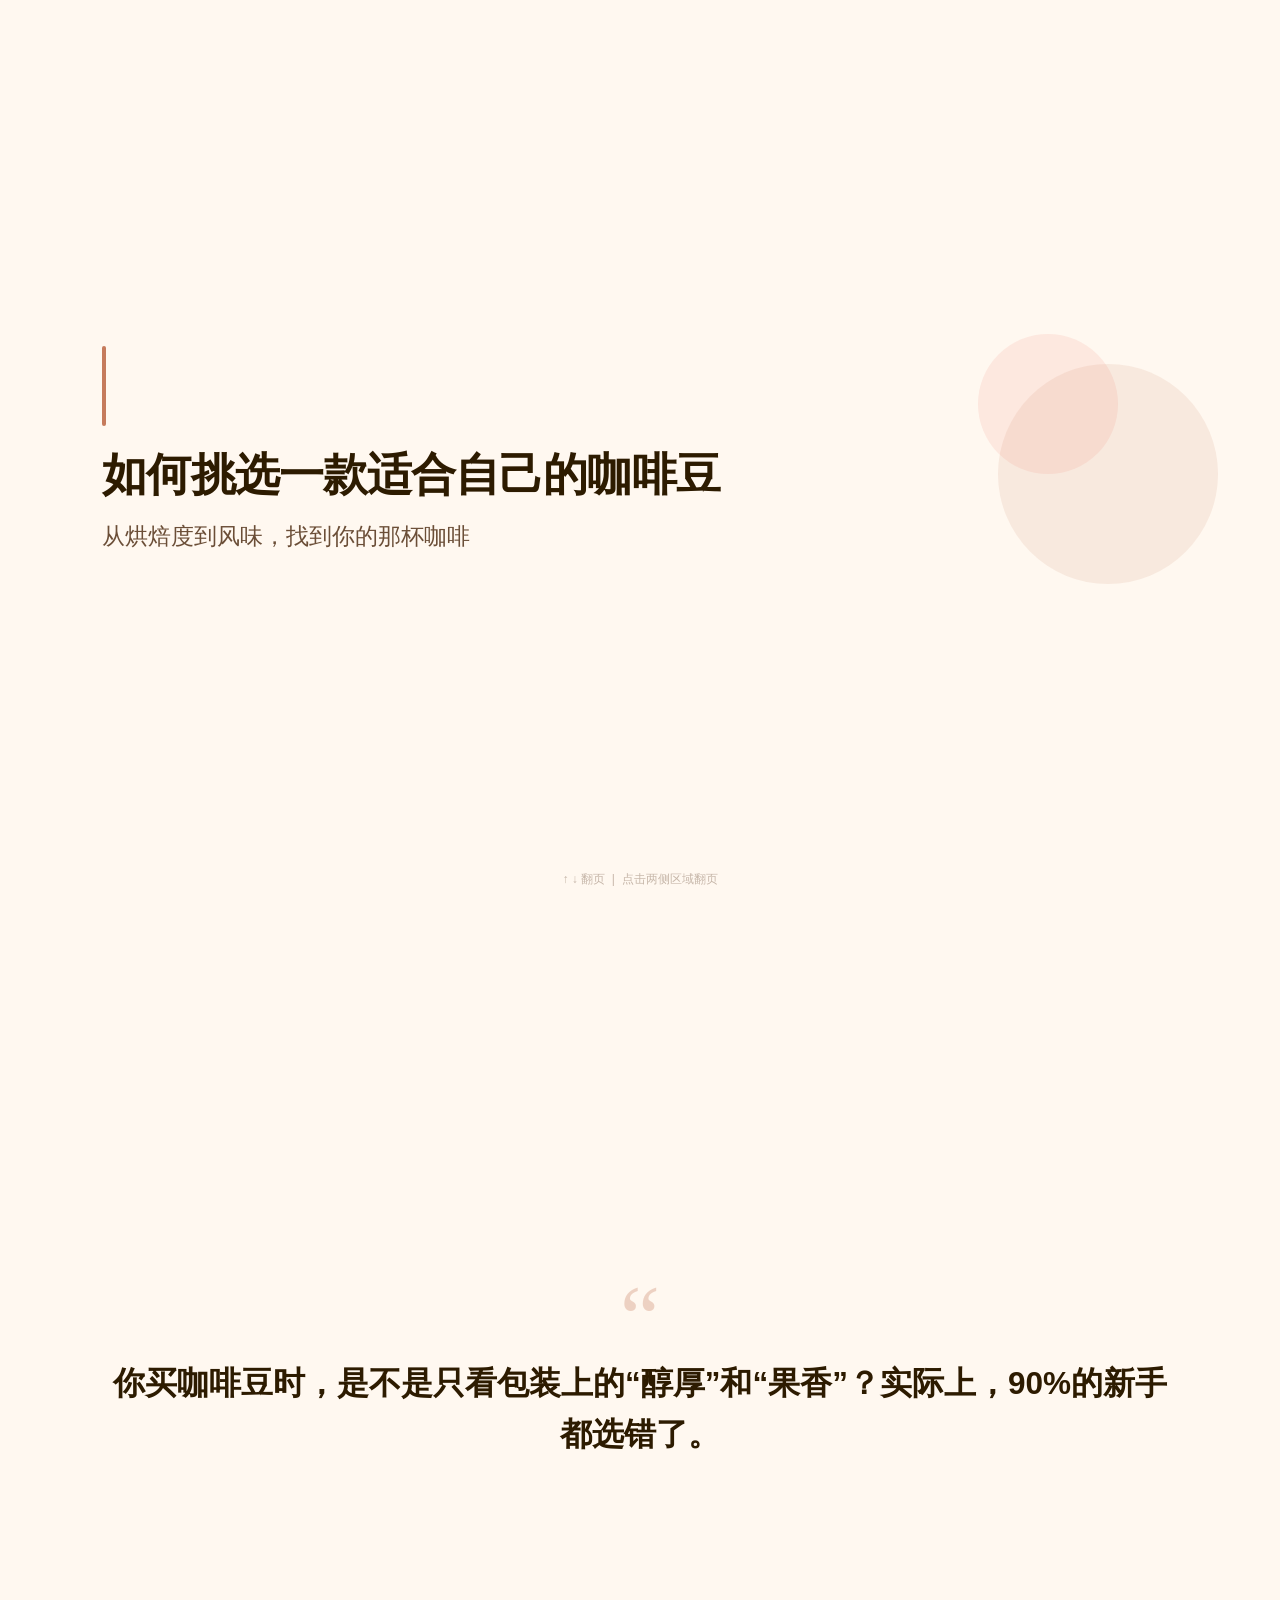
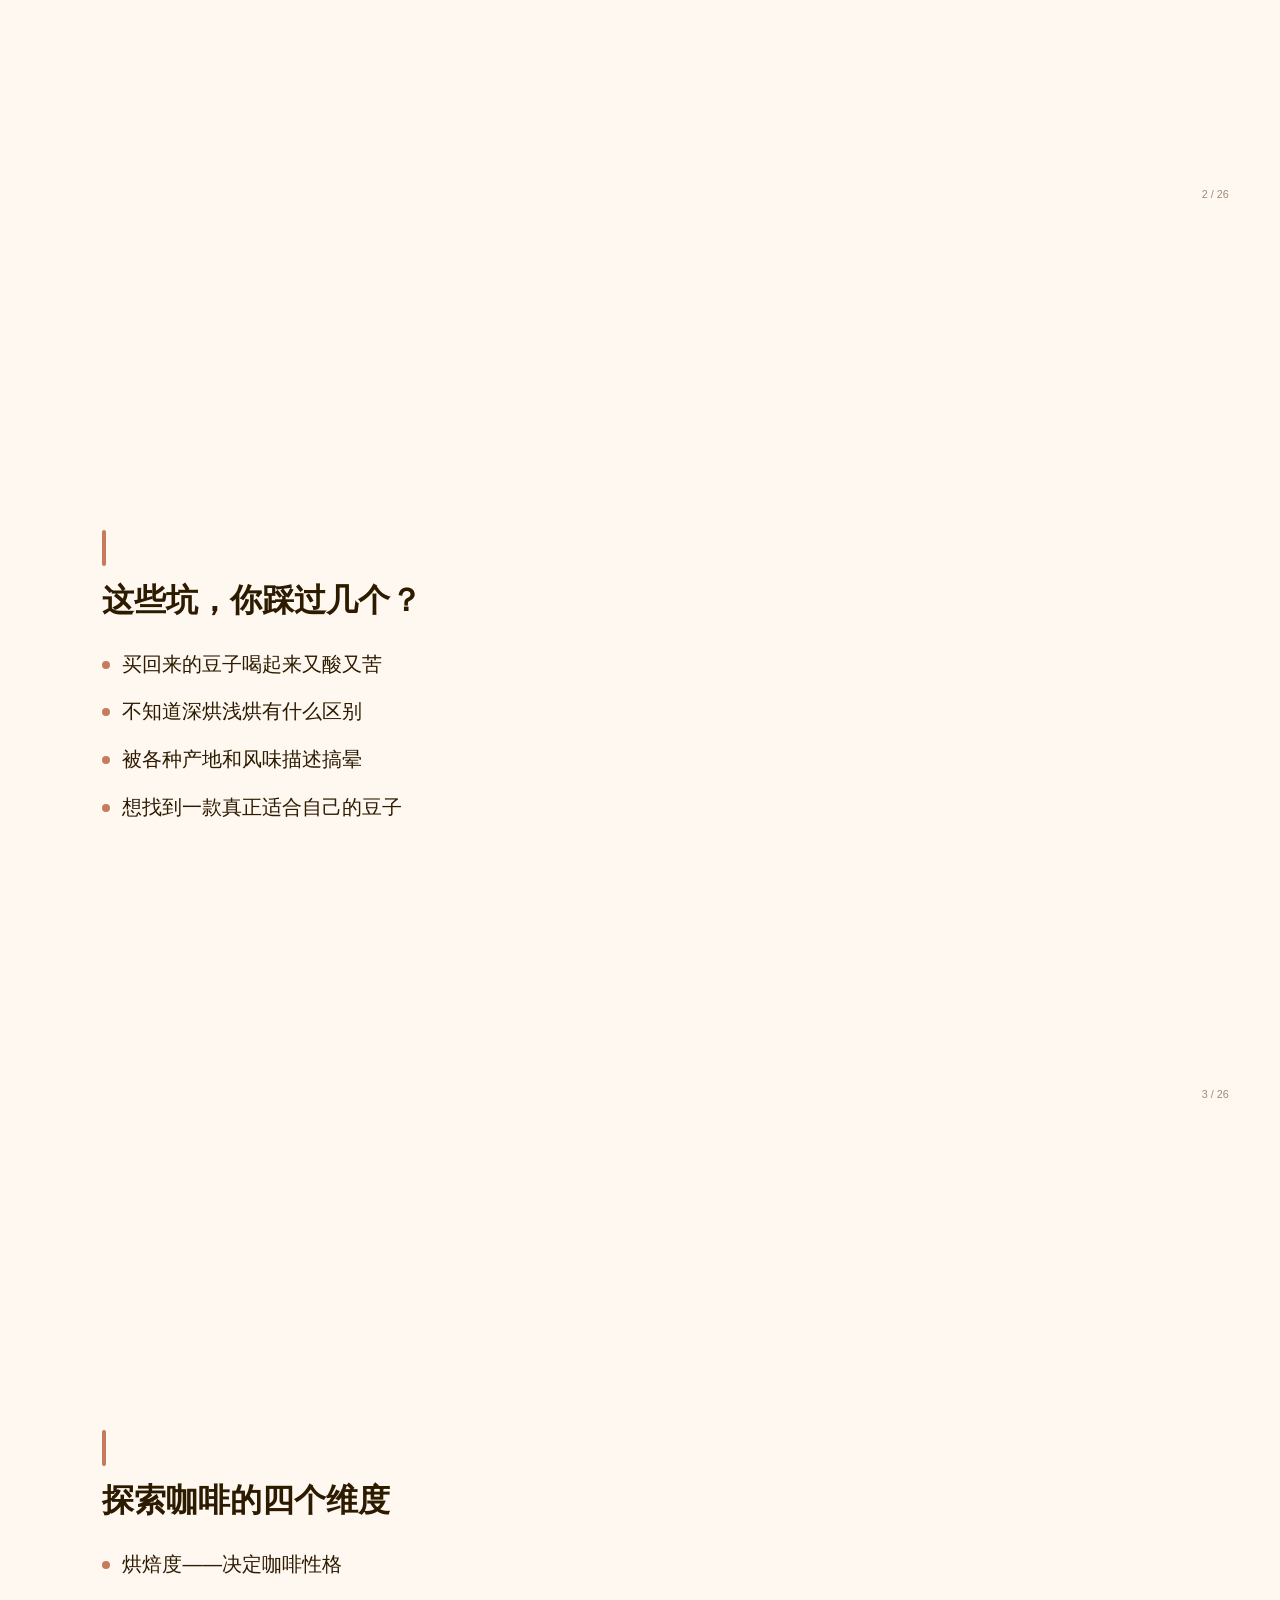
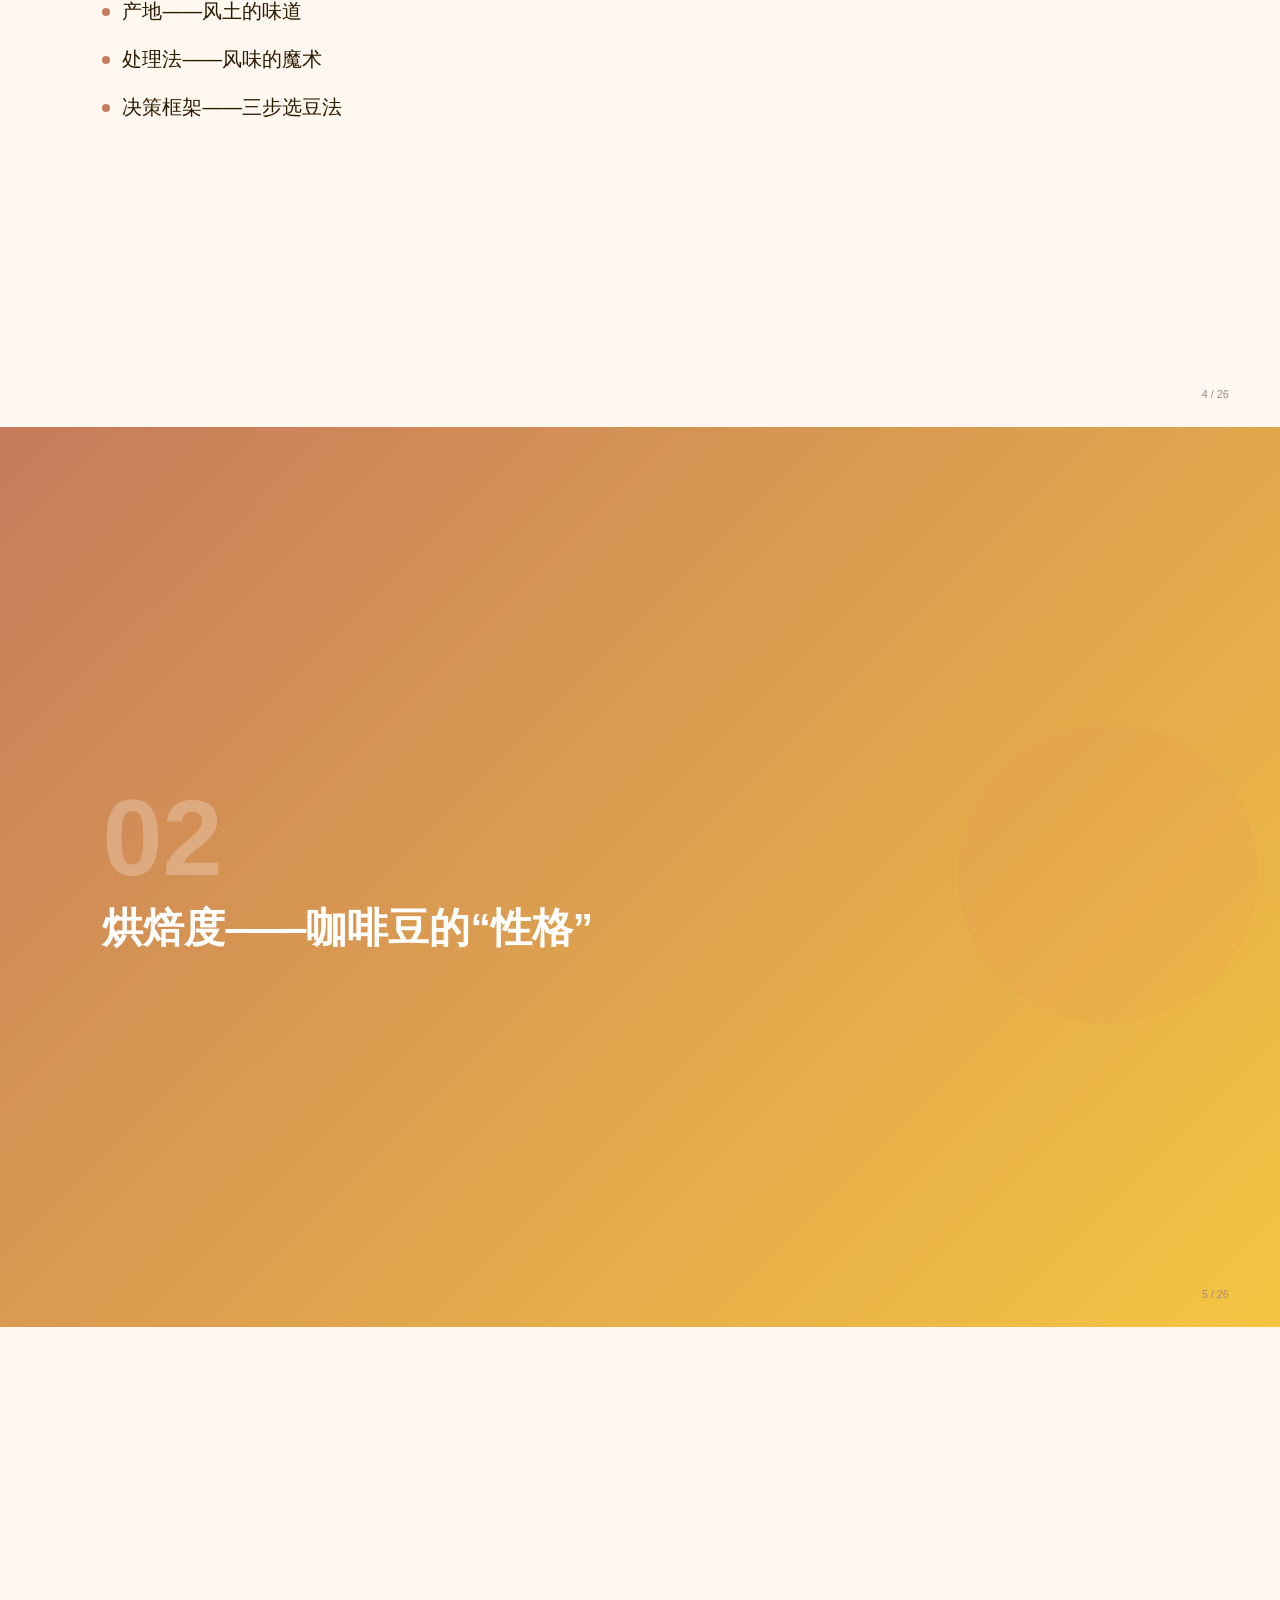
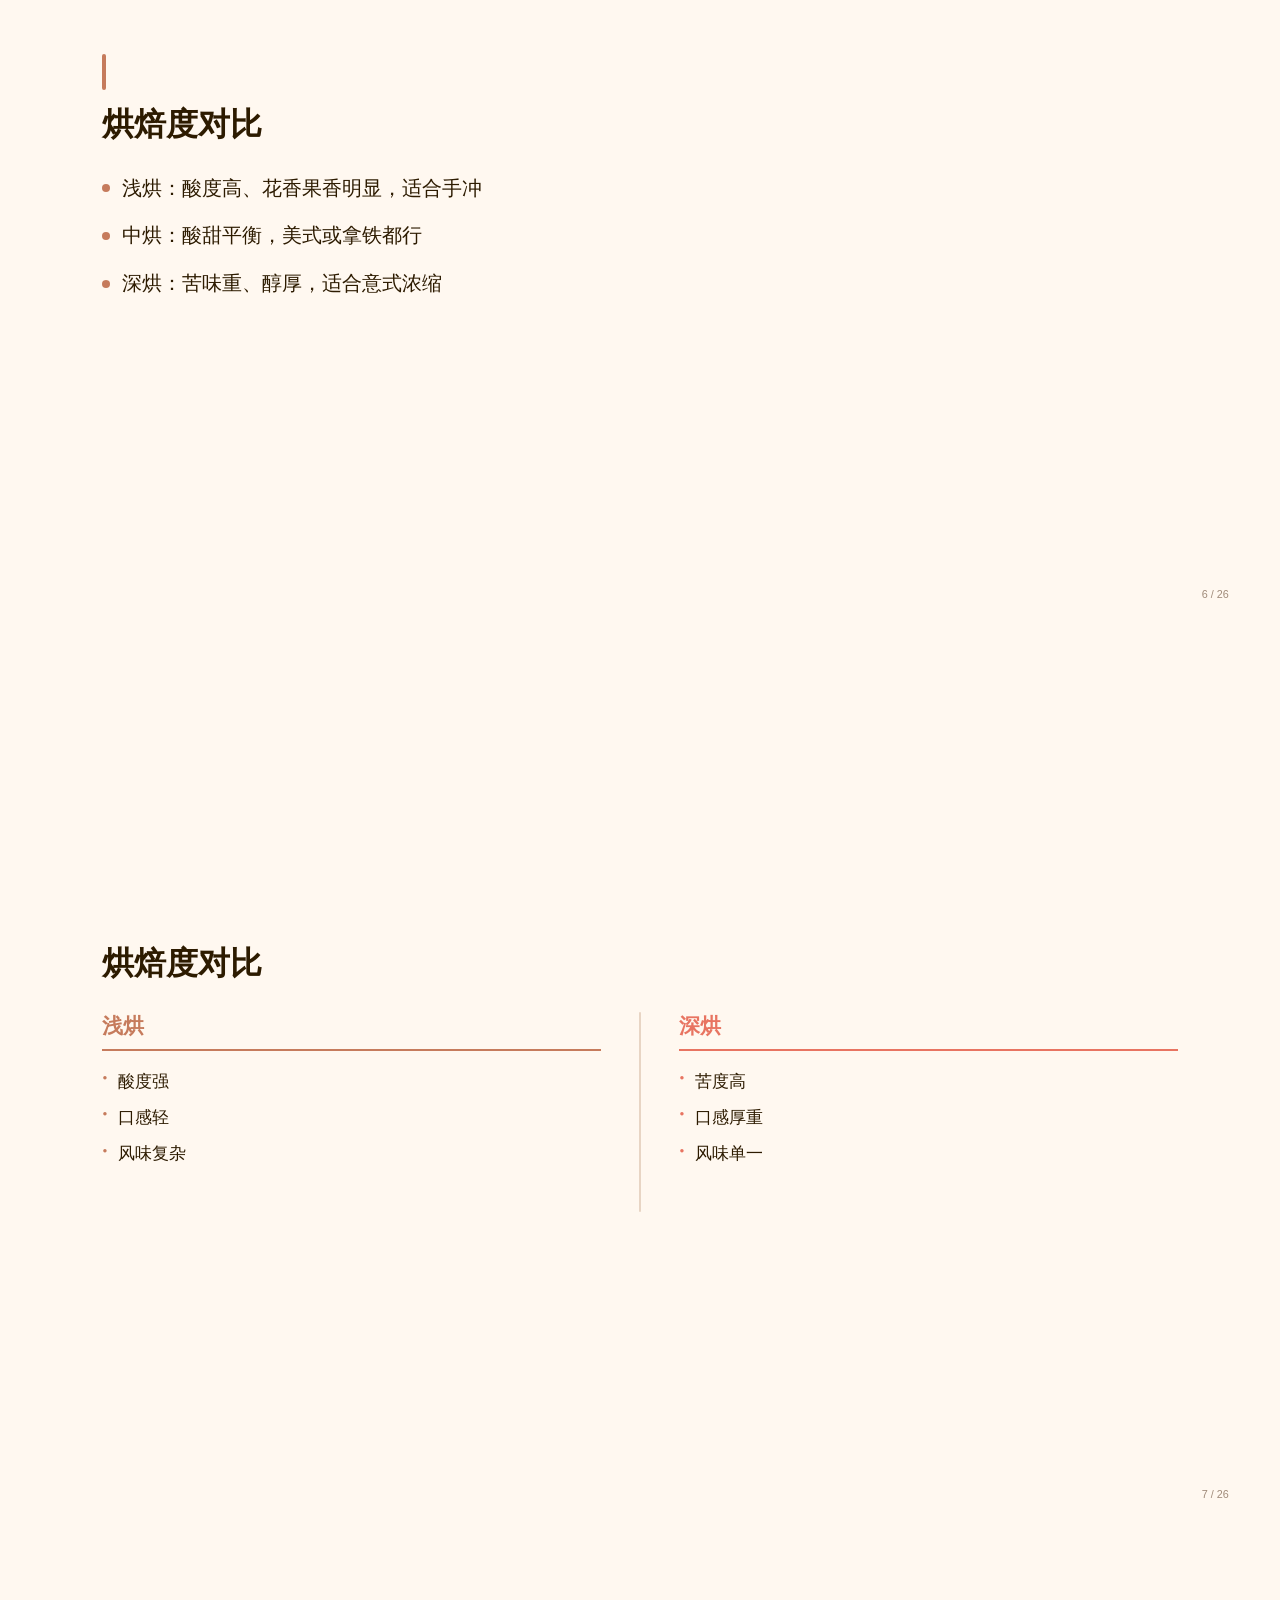
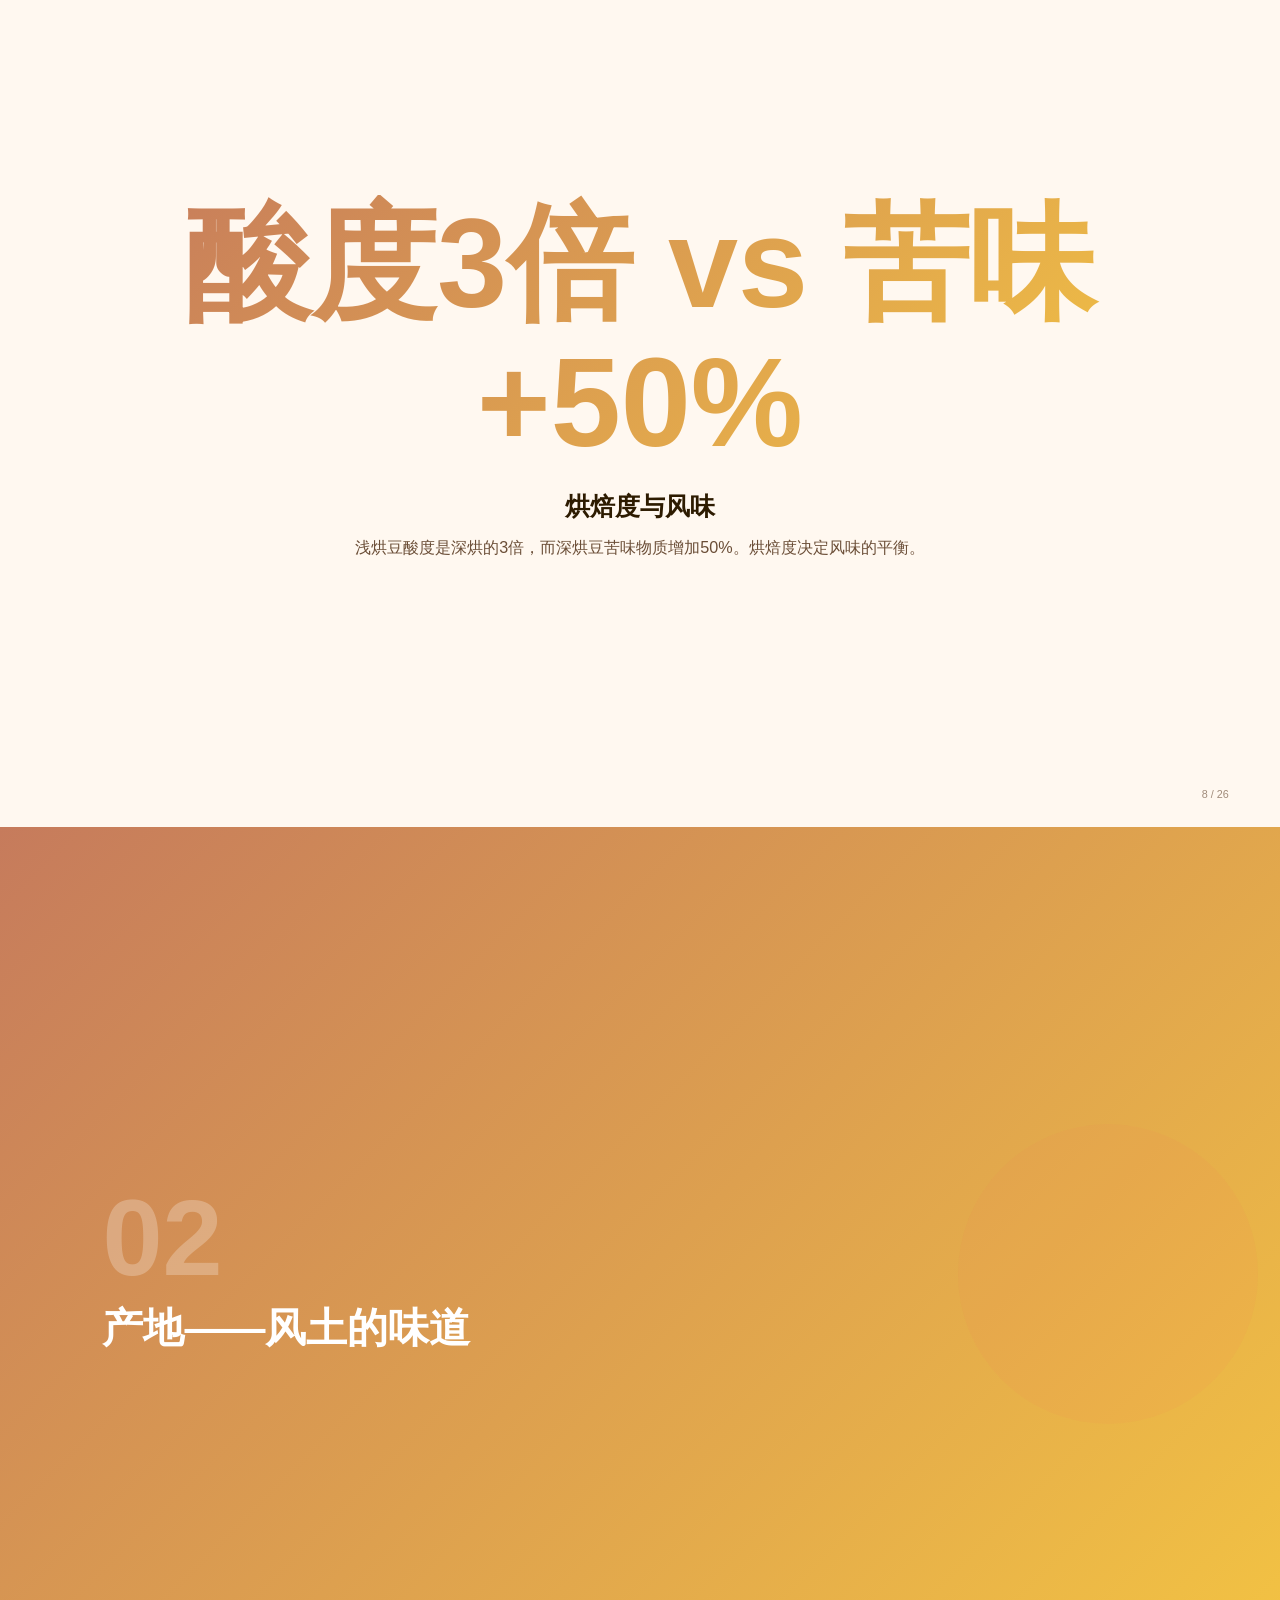
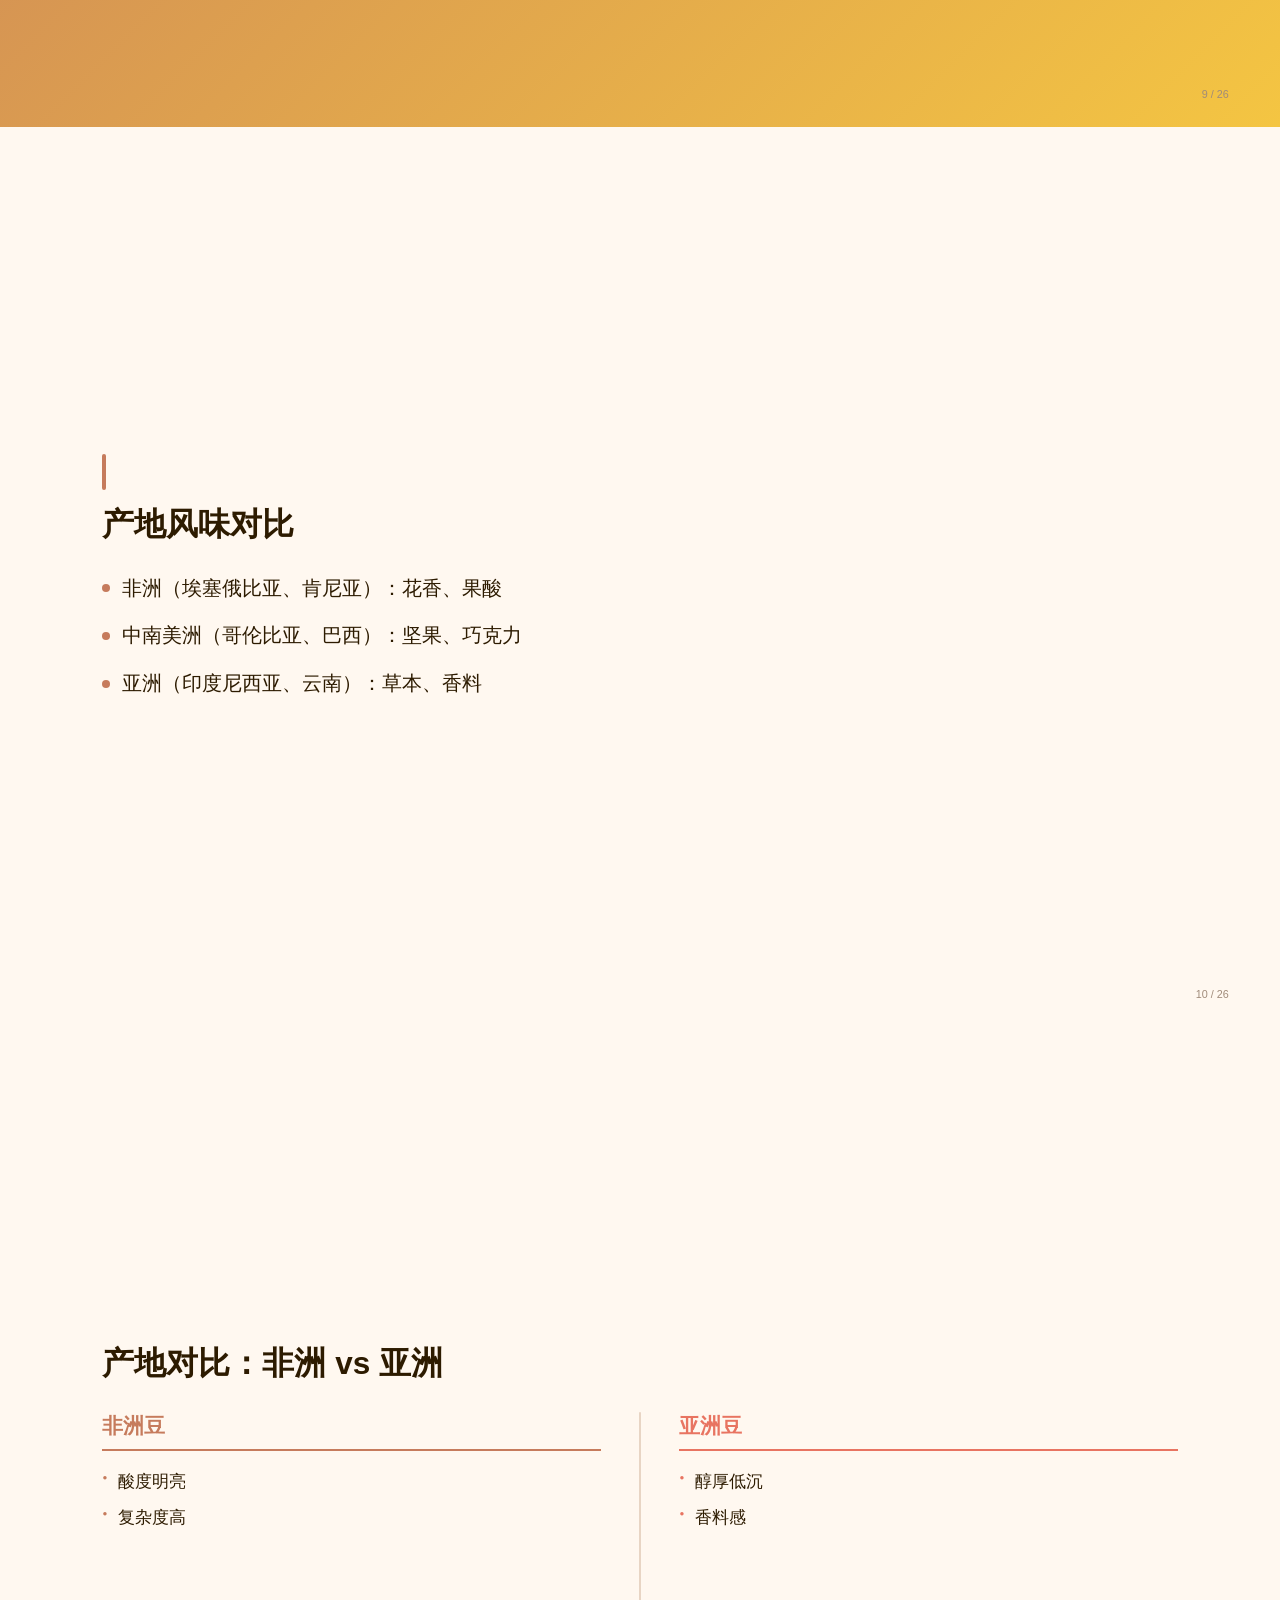
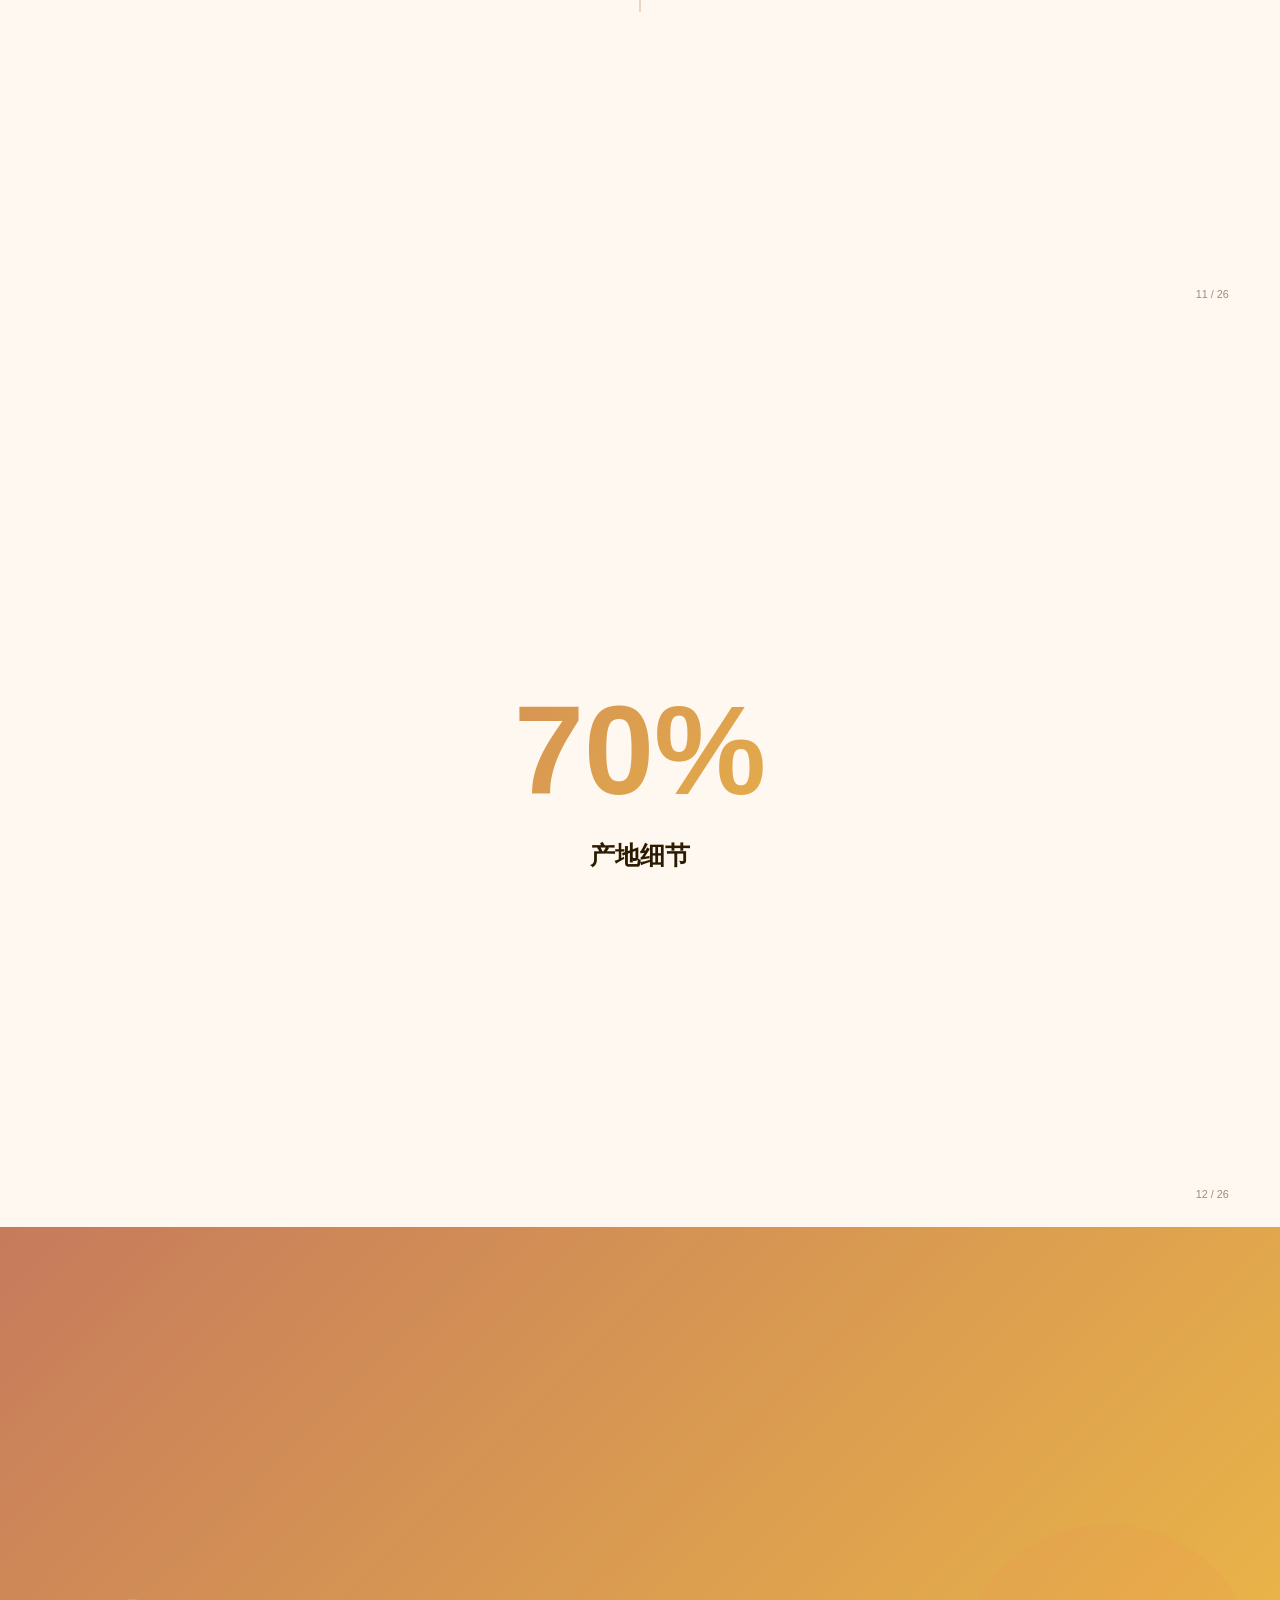
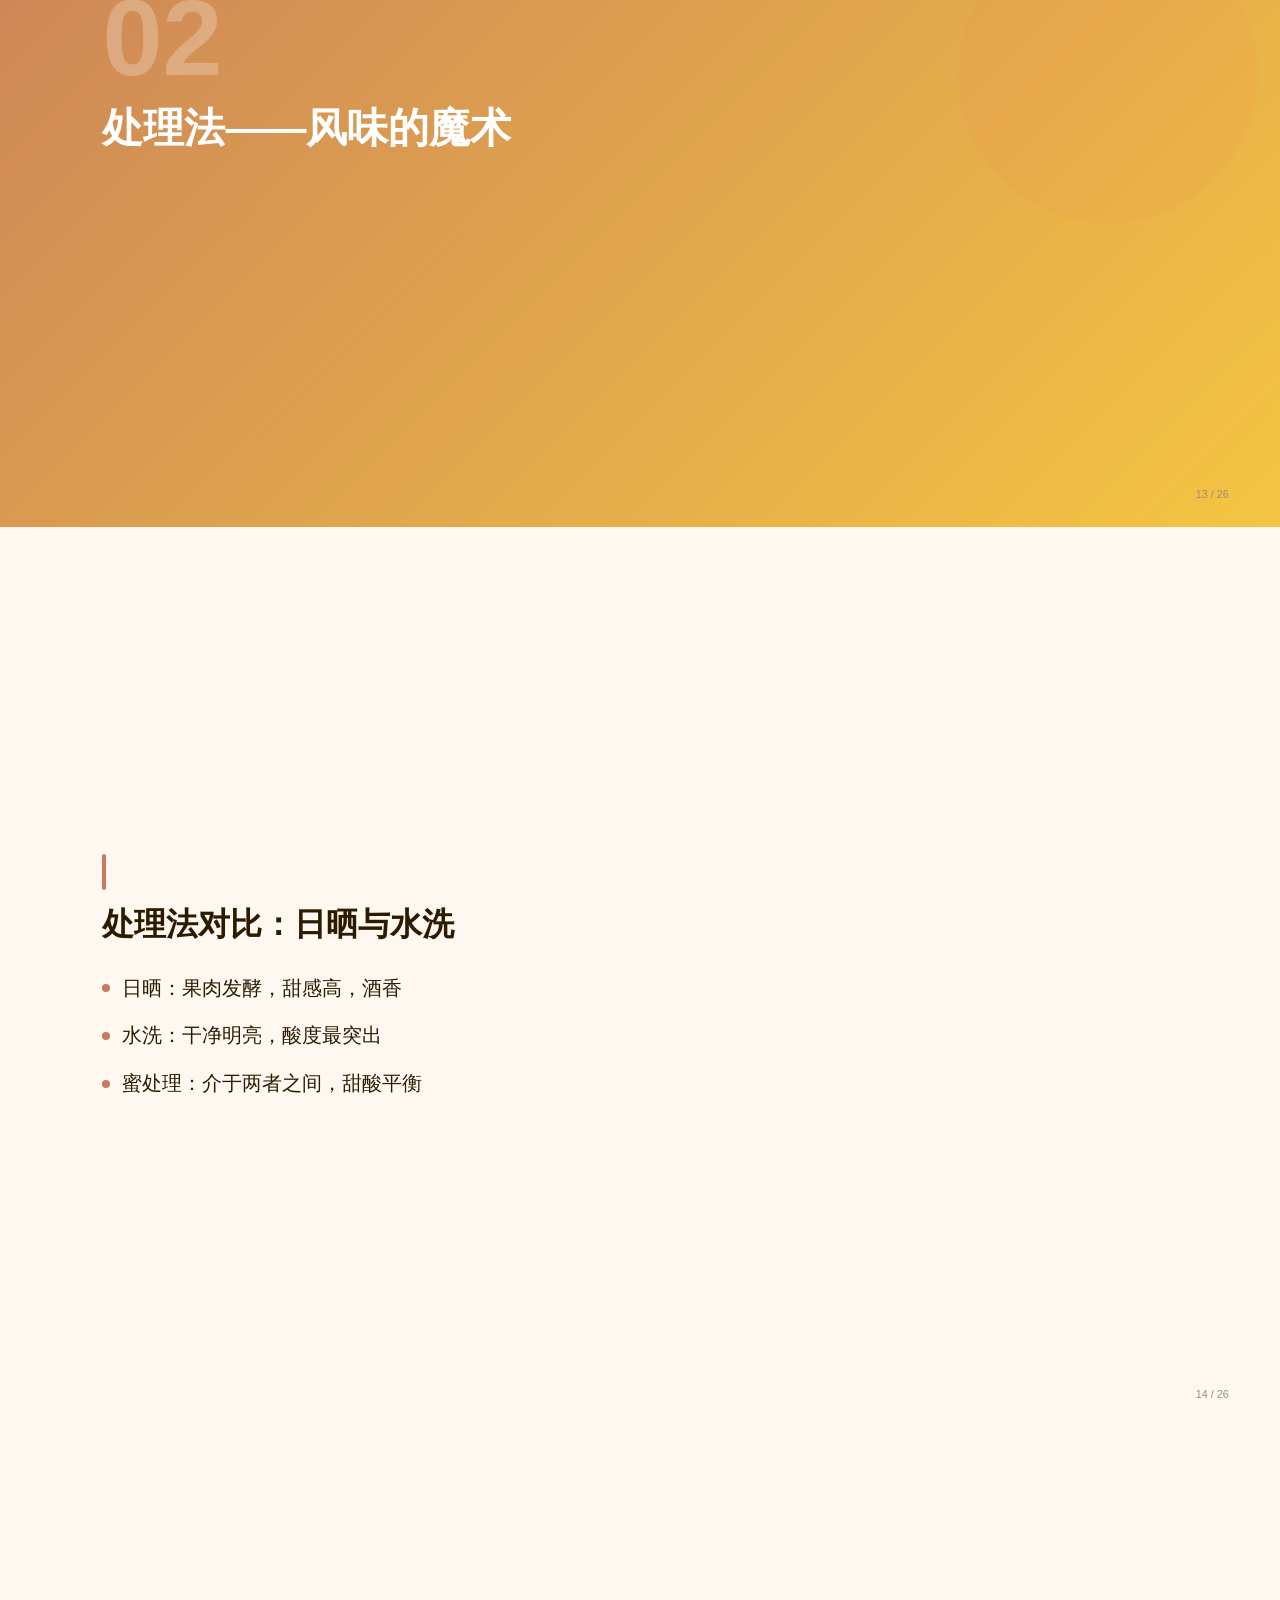
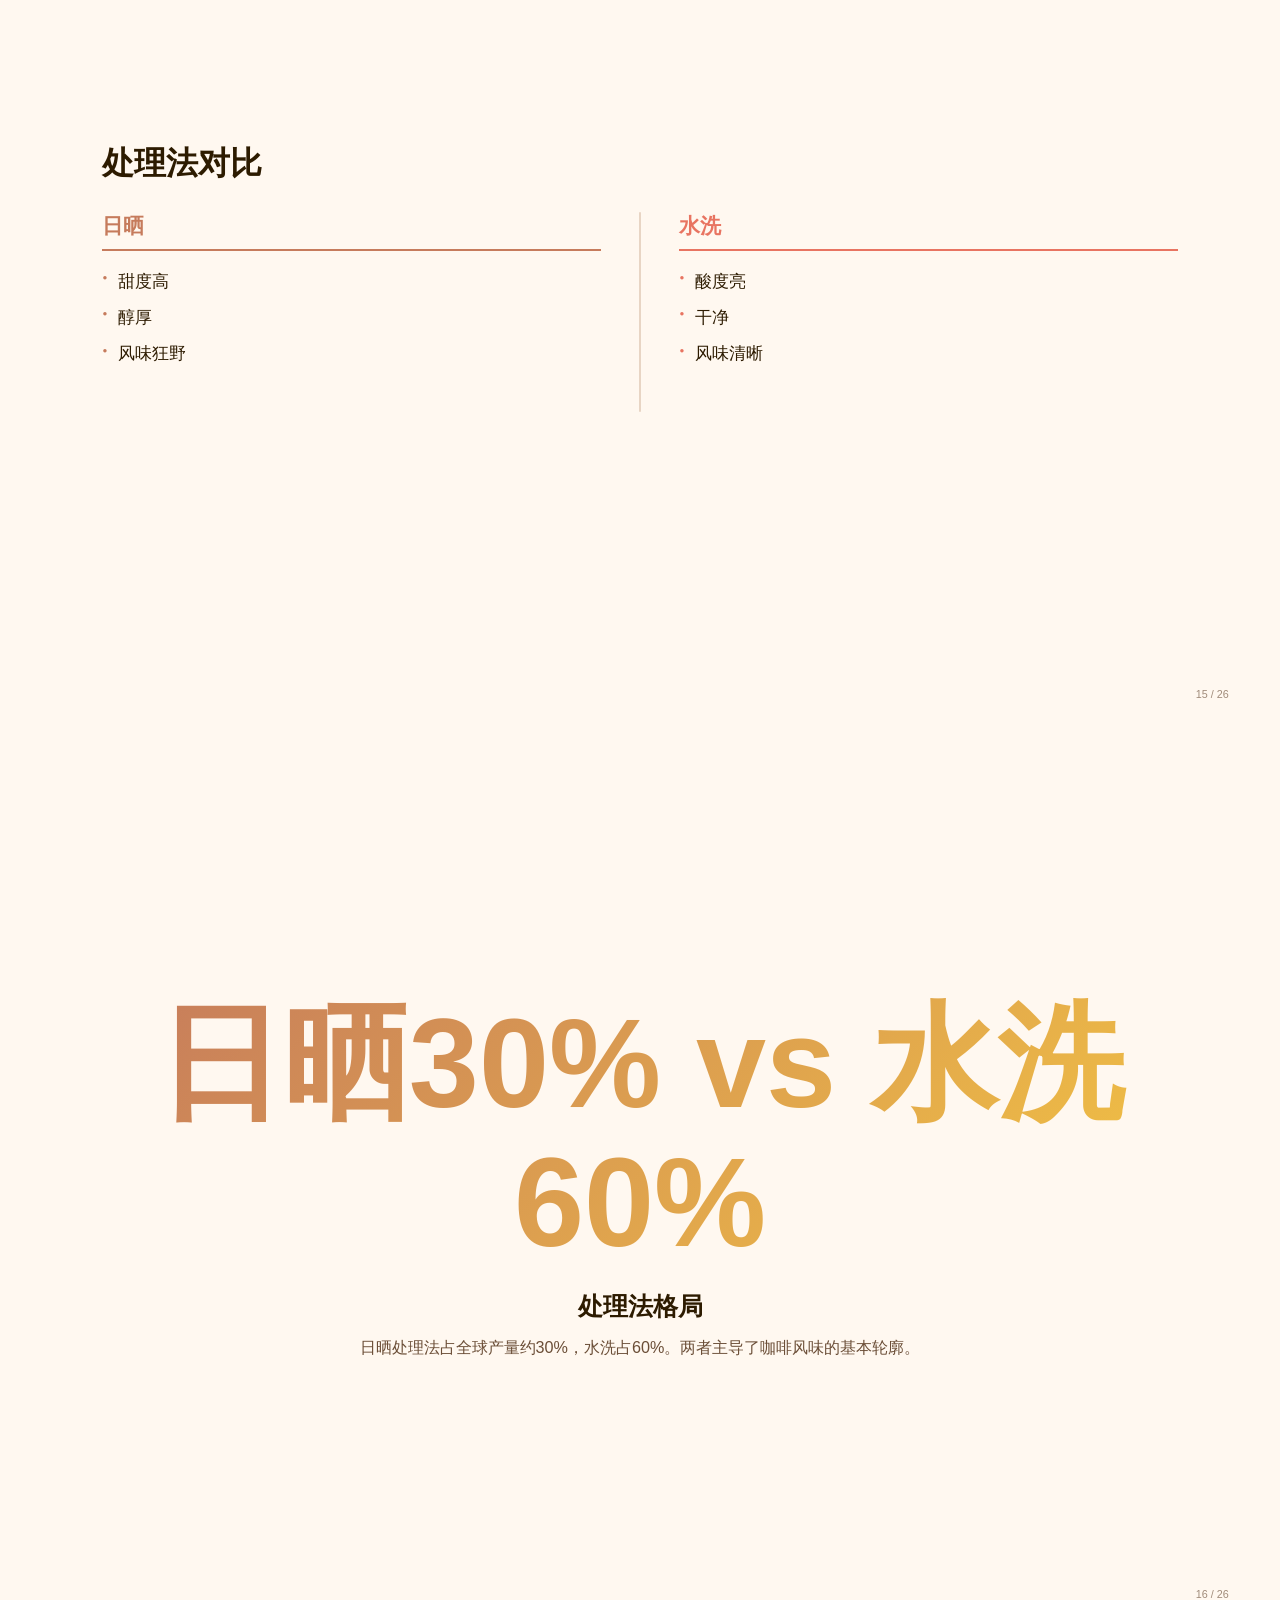
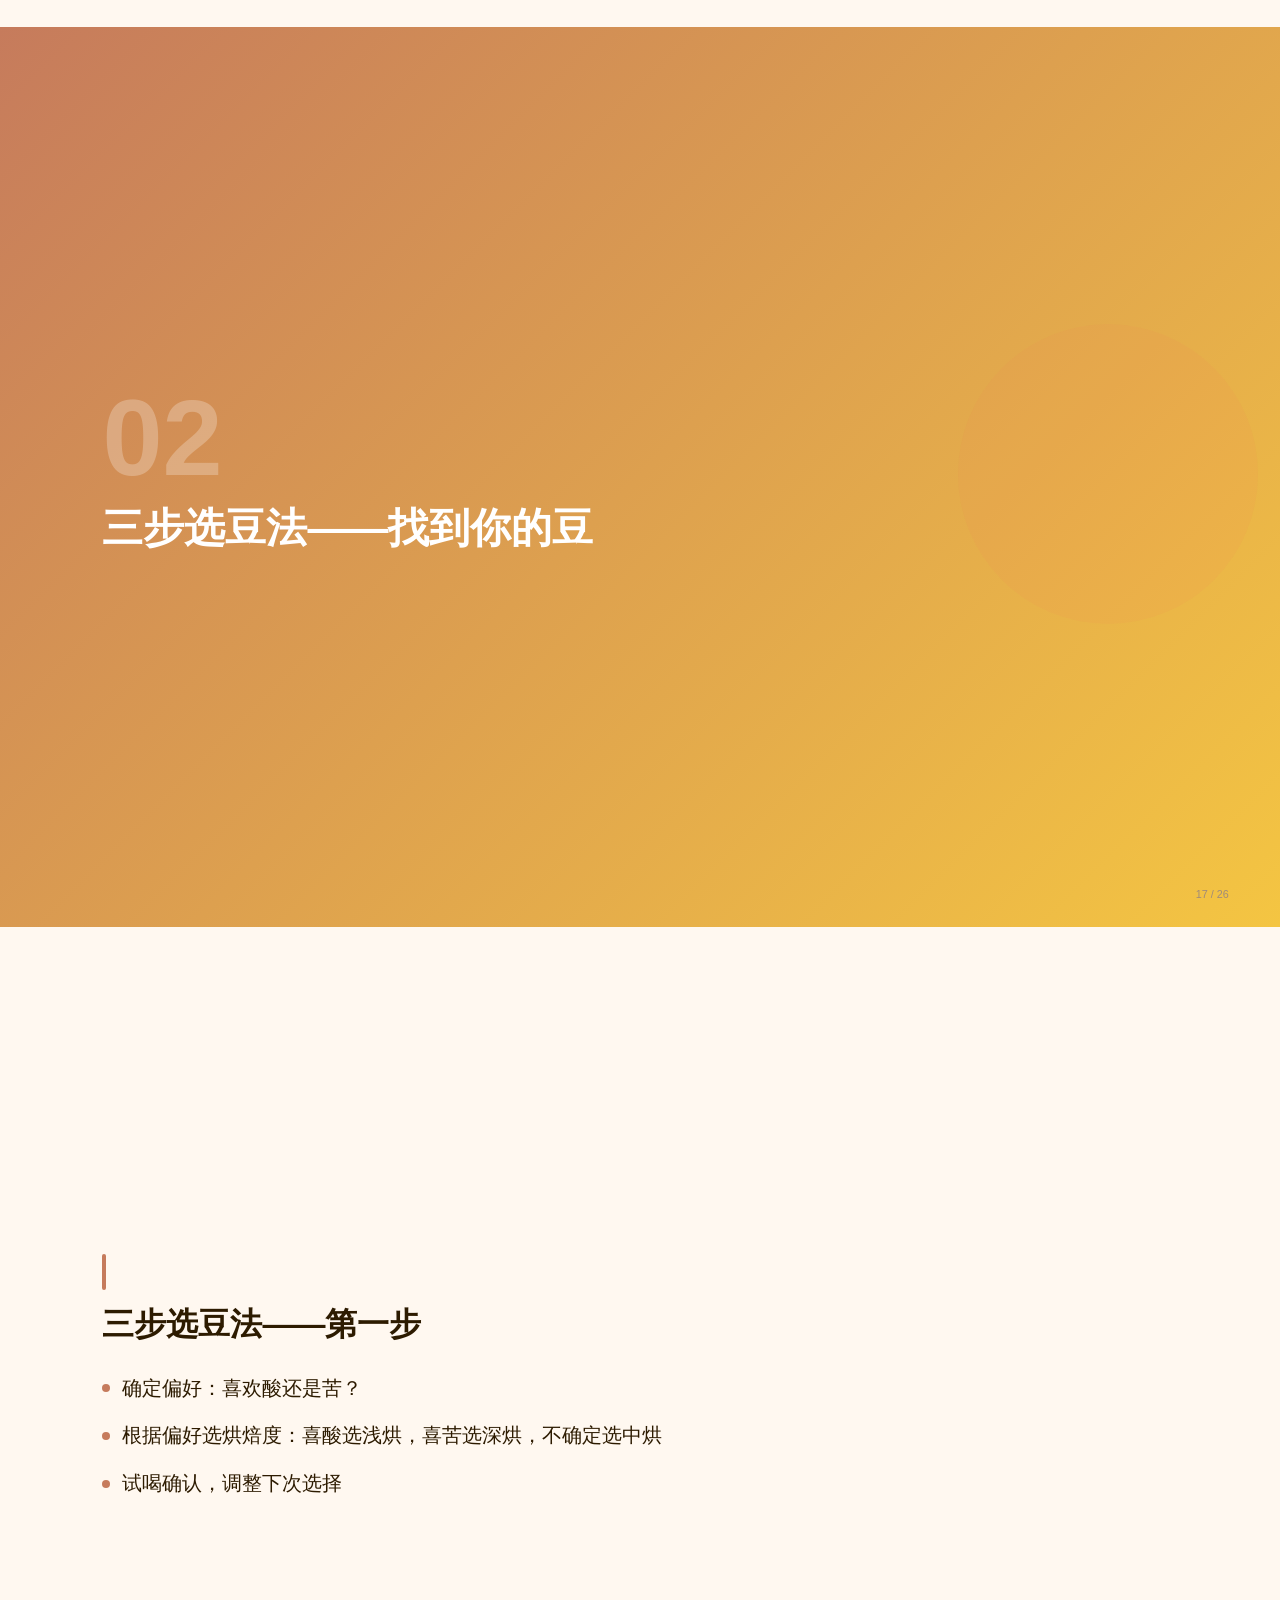
<file: doc/08-demo3-咖啡豆.html>
<!DOCTYPE html>
<html lang="zh-CN">
<head>
<meta charset="UTF-8">
<meta name="viewport" content="width=device-width, initial-scale=1.0">
<title>如何挑选一款适合自己的咖啡豆</title>
<style>
/* ── Reset & Base ─────────────────────────────── */
*, *::before, *::after { box-sizing: border-box; margin: 0; padding: 0; }

:root {
    --bg: #FFF8F0;
    --surface: #FFF0E0;
    --text: #2D1B00;
    --text2: #6B4E37;
    --text3: #A08B7A;
    --accent1: #C67B5C;
    --accent2: #E87461;
    --accent3: #4A7C59;
    --accent4: #F4C542;
    --on-accent: #FFFFFF;
    --divider: #E8D5C4;
    --code-bg: #2D1B00;
    --grad1: linear-gradient(135deg, #C67B5C 0%, #F4C542 100%);
    --grad2: linear-gradient(135deg, #E87461 0%, #C67B5C 100%);
}

html {
    scroll-snap-type: y mandatory;
    scroll-behavior: smooth;
    overflow-y: scroll;
    overflow-x: hidden;
    scrollbar-width: thin;
    scrollbar-color: var(--divider) transparent;
}

body {
    font-family: "PingFang SC", "Microsoft YaHei", -apple-system, "Segoe UI", sans-serif;
    background: var(--bg);
    color: var(--text);
    -webkit-font-smoothing: antialiased;
    margin: 0;
    padding: 0;
    width: 100vw;
    overflow-x: hidden;
}

/* ── Slide Base ───────────────────────────────── */
.slide {
    width: 100vw;
    height: 100vh;
    scroll-snap-align: start;
    position: relative;
    display: flex;
    align-items: center;
    justify-content: center;
    padding: 6vh 8vw;
    overflow: hidden;
    background: var(--bg);
}

.slide > div:first-child {
    width: 100%;
    max-width: 1200px;
    margin: 0 auto;
    animation: fadeUp 0.5s ease-out;
}

@keyframes fadeUp {
    from { opacity: 0; transform: translateY(20px); }
    to { opacity: 1; transform: translateY(0); }
}

.page-num {
    position: absolute;
    bottom: 3vh;
    right: 4vw;
    font-size: clamp(10px, 1.2vh, 14px);
    color: var(--text3);
    font-variant-numeric: tabular-nums;
}

/* ── Title Slide ──────────────────────────────── */
.slide-title {
    background: var(--bg);
    position: relative;
}
.title-content {
    position: relative;
    z-index: 1;
}
.title-content .accent-bar {
    width: 4px;
    height: 80px;
    background: var(--accent1);
    border-radius: 2px;
    margin-bottom: 2.5vh;
}
.title-text {
    font-size: clamp(28px, 5vh, 56px);
    font-weight: 800;
    line-height: 1.2;
    color: var(--text);
    margin-bottom: 2vh;
    letter-spacing: -0.02em;
}
.subtitle-text {
    font-size: clamp(16px, 2.5vh, 26px);
    color: var(--text2);
    font-weight: 400;
    line-height: 1.5;
}
.deco-circle {
    position: absolute;
    border-radius: 50%;
    opacity: 0.12;
    pointer-events: none;
}
.title-content .c1 {
    width: 220px; height: 220px;
    background: var(--accent1);
    right: -40px; bottom: -30px;
}
.title-content .c2 {
    width: 140px; height: 140px;
    background: var(--accent2);
    right: 60px; bottom: 80px;
}

/* ── Section Slide ────────────────────────────── */
.slide-section {
    background: var(--grad1);
}
.section-content {
    color: var(--on-accent);
    position: relative;
}
.section-number {
    font-size: clamp(60px, 12vh, 120px);
    font-weight: 900;
    opacity: 0.25;
    line-height: 1;
    margin-bottom: 1vh;
    font-family: "Impact", "Arial Black", sans-serif;
}
.section-title {
    font-size: clamp(24px, 4.5vh, 48px);
    font-weight: 700;
    margin-bottom: 1.5vh;
}
.section-subtitle {
    font-size: clamp(14px, 2vh, 22px);
    opacity: 0.8;
}
.section-content .c3 {
    width: 300px; height: 300px;
    background: var(--accent2);
    right: -80px; top: -60px;
    opacity: 0.08;
}

/* ── Bullets Slide ────────────────────────────── */
.bullets-content {
    position: relative;
}
.bullets-content .accent-bar {
    width: 4px;
    height: 36px;
    background: var(--accent1);
    border-radius: 2px;
    margin-bottom: 1.5vh;
}
.slide-title {
    font-size: clamp(20px, 3.5vh, 36px);
    font-weight: 700;
    margin-bottom: 3vh;
    color: var(--text);
}
.bullet-list {
    list-style: none;
    display: flex;
    flex-direction: column;
    gap: 1.8vh;
}
.bullet-list li {
    display: flex;
    align-items: flex-start;
    gap: 12px;
    font-size: clamp(14px, 2.2vh, 22px);
    line-height: 1.6;
    color: var(--text);
}
.bullet-dot {
    flex-shrink: 0;
    width: 8px; height: 8px;
    background: var(--accent1);
    border-radius: 50%;
    margin-top: 0.6em;
}
.body-text {
    margin-top: 3vh;
    font-size: clamp(13px, 1.8vh, 18px);
    color: var(--text2);
    line-height: 1.7;
}

/* ── Statement Slide ──────────────────────────── */
.slide-statement {
    background: var(--bg);
}
.statement-content {
    text-align: center;
    max-width: 85%;
    margin: 0 auto;
}
.quote-mark {
    font-size: clamp(50px, 10vh, 100px);
    color: var(--accent1);
    opacity: 0.3;
    line-height: 0.5;
    font-family: Georgia, serif;
    margin-bottom: 2vh;
}
.statement-text {
    font-size: clamp(20px, 3.5vh, 38px);
    font-weight: 600;
    line-height: 1.6;
    color: var(--text);
    border: none;
    padding: 0;
    margin: 0;
}
.attr-text {
    margin-top: 3vh;
    font-size: clamp(13px, 1.8vh, 18px);
    color: var(--text3);
    font-style: italic;
}

/* ── Comparison Slide ─────────────────────────── */
.comparison-content .slide-title {
    margin-bottom: 3vh;
}
.compare-grid {
    display: grid;
    grid-template-columns: 1fr 2px 1fr;
    gap: 0 3vw;
    align-items: start;
}
.compare-divider {
    background: var(--divider);
    height: 100%;
    min-height: 200px;
    border-radius: 1px;
}
.compare-col h3 {
    font-size: clamp(16px, 2.3vh, 24px);
    font-weight: 700;
    margin-bottom: 2vh;
    padding-bottom: 1vh;
}
.col-left h3 { color: var(--accent1); border-bottom: 2px solid var(--accent1); }
.col-right h3 { color: var(--accent2); border-bottom: 2px solid var(--accent2); }
.compare-col ul {
    list-style: none;
    display: flex;
    flex-direction: column;
    gap: 1.2vh;
}
.compare-col li {
    font-size: clamp(13px, 1.9vh, 19px);
    line-height: 1.5;
    color: var(--text);
    padding-left: 16px;
    position: relative;
}
.compare-col li::before {
    content: "●";
    position: absolute;
    left: 0;
    font-size: 8px;
    top: 0.4em;
}
.col-left li::before { color: var(--accent1); }
.col-right li::before { color: var(--accent2); }

/* ── Big Number Slide ─────────────────────────── */
.big-number-content {
    text-align: center;
}
.bn-number {
    font-size: clamp(60px, 14vh, 140px);
    font-weight: 900;
    background: var(--grad1);
    -webkit-background-clip: text;
    -webkit-text-fill-color: transparent;
    background-clip: text;
    line-height: 1.1;
    font-family: "Impact", "Arial Black", sans-serif;
}
.bn-label {
    font-size: clamp(18px, 2.8vh, 30px);
    font-weight: 600;
    color: var(--text);
    margin-top: 2vh;
}
.bn-context {
    font-size: clamp(13px, 1.8vh, 18px);
    color: var(--text2);
    margin-top: 1.5vh;
}

/* ── Code Slide ───────────────────────────────── */
.code-content .slide-title {
    margin-bottom: 2.5vh;
}
.code-grid {
    display: grid;
    grid-template-columns: 1.2fr 0.8fr;
    gap: 3vw;
    align-items: start;
}
.code-block {
    background: var(--code-bg);
    border-radius: 12px;
    padding: 2.5vh 2vw;
    overflow-x: auto;
    box-shadow: 0 4px 24px rgba(0,0,0,0.12);
}
.code-block code {
    font-family: "JetBrains Mono", "Fira Code", "Consolas", monospace;
    font-size: clamp(11px, 1.5vh, 16px);
    line-height: 1.7;
    color: #D4D4D4;
    white-space: pre;
}
.code-notes {
    display: flex;
    flex-direction: column;
    gap: 1.5vh;
    padding-top: 1vh;
}
.note-item {
    font-size: clamp(12px, 1.7vh, 17px);
    color: var(--text2);
    line-height: 1.5;
    display: flex;
    gap: 8px;
}
.note-arrow {
    color: var(--accent1);
    font-weight: 700;
    flex-shrink: 0;
}

/* ── End Slide ────────────────────────────────── */
.slide-end {
    background: var(--grad1);
}
.end-content {
    text-align: center;
    color: var(--on-accent);
    position: relative;
}
.end-thanks {
    font-size: clamp(32px, 6vh, 64px);
    font-weight: 800;
    letter-spacing: 0.05em;
}
.end-contact {
    margin-top: 3vh;
    font-size: clamp(14px, 2vh, 20px);
    opacity: 0.85;
}
.end-content .c4 {
    width: 160px; height: 160px;
    background: var(--accent2);
    left: -40px; top: -30px;
    opacity: 0.1;
}
.end-content .c5 {
    width: 120px; height: 120px;
    background: var(--accent2);
    right: -20px; bottom: -20px;
    opacity: 0.1;
}

/* ── Navigation hint ──────────────────────────── */
.nav-hint {
    position: fixed;
    bottom: 12px;
    left: 50%;
    transform: translateX(-50%);
    font-size: 12px;
    color: var(--text3);
    opacity: 0.6;
    z-index: 100;
    pointer-events: none;
    transition: opacity 0.3s;
}
</style>
</head>
<body>

<section class="slide slide-title" data-slide="1">

        <div class="title-content">
            <div class="accent-bar"></div>
            <h1 class="title-text">如何挑选一款适合自己的咖啡豆</h1>
            <p class="subtitle-text">从烘焙度到风味，找到你的那杯咖啡</p>
            <div class="deco-circle c1"></div>
            <div class="deco-circle c2"></div>
        </div>

</section>
<section class="slide slide-statement" data-slide="2">

        <div class="statement-content">
            <div class="quote-mark">“</div>
            <blockquote class="statement-text">你买咖啡豆时，是不是只看包装上的“醇厚”和“果香”？实际上，90%的新手都选错了。</blockquote>
            
        </div>
<div class="page-num">2 / 26</div>
</section>
<section class="slide slide-bullets" data-slide="3">

        <div class="bullets-content">
            <div class="accent-bar"></div>
            <h2 class="slide-title">这些坑，你踩过几个？</h2>
            <ul class="bullet-list"><li><span class="bullet-dot"></span><span class="bullet-text">买回来的豆子喝起来又酸又苦</span></li>
<li><span class="bullet-dot"></span><span class="bullet-text">不知道深烘浅烘有什么区别</span></li>
<li><span class="bullet-dot"></span><span class="bullet-text">被各种产地和风味描述搞晕</span></li>
<li><span class="bullet-dot"></span><span class="bullet-text">想找到一款真正适合自己的豆子</span></li></ul>
            
        </div>
<div class="page-num">3 / 26</div>
</section>
<section class="slide slide-bullets" data-slide="4">

        <div class="bullets-content">
            <div class="accent-bar"></div>
            <h2 class="slide-title">探索咖啡的四个维度</h2>
            <ul class="bullet-list"><li><span class="bullet-dot"></span><span class="bullet-text">烘焙度——决定咖啡性格</span></li>
<li><span class="bullet-dot"></span><span class="bullet-text">产地——风土的味道</span></li>
<li><span class="bullet-dot"></span><span class="bullet-text">处理法——风味的魔术</span></li>
<li><span class="bullet-dot"></span><span class="bullet-text">决策框架——三步选豆法</span></li></ul>
            
        </div>
<div class="page-num">4 / 26</div>
</section>
<section class="slide slide-section" data-slide="5">

        <div class="section-content">
            <div class="section-number">02</div>
            <h2 class="section-title">烘焙度——咖啡豆的“性格”</h2>
            <p class="section-subtitle"></p>
            <div class="deco-circle c3"></div>
        </div>
<div class="page-num">5 / 26</div>
</section>
<section class="slide slide-bullets" data-slide="6">

        <div class="bullets-content">
            <div class="accent-bar"></div>
            <h2 class="slide-title">烘焙度对比</h2>
            <ul class="bullet-list"><li><span class="bullet-dot"></span><span class="bullet-text">浅烘：酸度高、花香果香明显，适合手冲</span></li>
<li><span class="bullet-dot"></span><span class="bullet-text">中烘：酸甜平衡，美式或拿铁都行</span></li>
<li><span class="bullet-dot"></span><span class="bullet-text">深烘：苦味重、醇厚，适合意式浓缩</span></li></ul>
            
        </div>
<div class="page-num">6 / 26</div>
</section>
<section class="slide slide-comparison" data-slide="7">

        <div class="comparison-content">
            <h2 class="slide-title">烘焙度对比</h2>
            <div class="compare-grid">
                <div class="compare-col col-left">
                    <h3>浅烘</h3>
                    <ul><li>酸度强</li>
<li>口感轻</li>
<li>风味复杂</li></ul>
                </div>
                <div class="compare-divider"></div>
                <div class="compare-col col-right">
                    <h3>深烘</h3>
                    <ul><li>苦度高</li>
<li>口感厚重</li>
<li>风味单一</li></ul>
                </div>
            </div>
        </div>
<div class="page-num">7 / 26</div>
</section>
<section class="slide slide-big_number" data-slide="8">

        <div class="big-number-content">
            <div class="bn-number">酸度3倍 vs 苦味+50%</div>
            <h3 class="bn-label">烘焙度与风味</h3>
            <p class="bn-context">浅烘豆酸度是深烘的3倍，而深烘豆苦味物质增加50%。烘焙度决定风味的平衡。</p>
        </div>
<div class="page-num">8 / 26</div>
</section>
<section class="slide slide-section" data-slide="9">

        <div class="section-content">
            <div class="section-number">02</div>
            <h2 class="section-title">产地——风土的味道</h2>
            <p class="section-subtitle"></p>
            <div class="deco-circle c3"></div>
        </div>
<div class="page-num">9 / 26</div>
</section>
<section class="slide slide-bullets" data-slide="10">

        <div class="bullets-content">
            <div class="accent-bar"></div>
            <h2 class="slide-title">产地风味对比</h2>
            <ul class="bullet-list"><li><span class="bullet-dot"></span><span class="bullet-text">非洲（埃塞俄比亚、肯尼亚）：花香、果酸</span></li>
<li><span class="bullet-dot"></span><span class="bullet-text">中南美洲（哥伦比亚、巴西）：坚果、巧克力</span></li>
<li><span class="bullet-dot"></span><span class="bullet-text">亚洲（印度尼西亚、云南）：草本、香料</span></li></ul>
            
        </div>
<div class="page-num">10 / 26</div>
</section>
<section class="slide slide-comparison" data-slide="11">

        <div class="comparison-content">
            <h2 class="slide-title">产地对比：非洲 vs 亚洲</h2>
            <div class="compare-grid">
                <div class="compare-col col-left">
                    <h3>非洲豆</h3>
                    <ul><li>酸度明亮</li>
<li>复杂度高</li></ul>
                </div>
                <div class="compare-divider"></div>
                <div class="compare-col col-right">
                    <h3>亚洲豆</h3>
                    <ul><li>醇厚低沉</li>
<li>香料感</li></ul>
                </div>
            </div>
        </div>
<div class="page-num">11 / 26</div>
</section>
<section class="slide slide-big_number" data-slide="12">

        <div class="big-number-content">
            <div class="bn-number">70%</div>
            <h3 class="bn-label">产地细节</h3>
            
        </div>
<div class="page-num">12 / 26</div>
</section>
<section class="slide slide-section" data-slide="13">

        <div class="section-content">
            <div class="section-number">02</div>
            <h2 class="section-title">处理法——风味的魔术</h2>
            <p class="section-subtitle"></p>
            <div class="deco-circle c3"></div>
        </div>
<div class="page-num">13 / 26</div>
</section>
<section class="slide slide-bullets" data-slide="14">

        <div class="bullets-content">
            <div class="accent-bar"></div>
            <h2 class="slide-title">处理法对比：日晒与水洗</h2>
            <ul class="bullet-list"><li><span class="bullet-dot"></span><span class="bullet-text">日晒：果肉发酵，甜感高，酒香</span></li>
<li><span class="bullet-dot"></span><span class="bullet-text">水洗：干净明亮，酸度最突出</span></li>
<li><span class="bullet-dot"></span><span class="bullet-text">蜜处理：介于两者之间，甜酸平衡</span></li></ul>
            
        </div>
<div class="page-num">14 / 26</div>
</section>
<section class="slide slide-comparison" data-slide="15">

        <div class="comparison-content">
            <h2 class="slide-title">处理法对比</h2>
            <div class="compare-grid">
                <div class="compare-col col-left">
                    <h3>日晒</h3>
                    <ul><li>甜度高</li>
<li>醇厚</li>
<li>风味狂野</li></ul>
                </div>
                <div class="compare-divider"></div>
                <div class="compare-col col-right">
                    <h3>水洗</h3>
                    <ul><li>酸度亮</li>
<li>干净</li>
<li>风味清晰</li></ul>
                </div>
            </div>
        </div>
<div class="page-num">15 / 26</div>
</section>
<section class="slide slide-big_number" data-slide="16">

        <div class="big-number-content">
            <div class="bn-number">日晒30% vs 水洗60%</div>
            <h3 class="bn-label">处理法格局</h3>
            <p class="bn-context">日晒处理法占全球产量约30%，水洗占60%。两者主导了咖啡风味的基本轮廓。</p>
        </div>
<div class="page-num">16 / 26</div>
</section>
<section class="slide slide-section" data-slide="17">

        <div class="section-content">
            <div class="section-number">02</div>
            <h2 class="section-title">三步选豆法——找到你的豆</h2>
            <p class="section-subtitle"></p>
            <div class="deco-circle c3"></div>
        </div>
<div class="page-num">17 / 26</div>
</section>
<section class="slide slide-bullets" data-slide="18">

        <div class="bullets-content">
            <div class="accent-bar"></div>
            <h2 class="slide-title">三步选豆法——第一步</h2>
            <ul class="bullet-list"><li><span class="bullet-dot"></span><span class="bullet-text">确定偏好：喜欢酸还是苦？</span></li>
<li><span class="bullet-dot"></span><span class="bullet-text">根据偏好选烘焙度：喜酸选浅烘，喜苦选深烘，不确定选中烘</span></li>
<li><span class="bullet-dot"></span><span class="bullet-text">试喝确认，调整下次选择</span></li></ul>
            
        </div>
<div class="page-num">18 / 26</div>
</section>
<section class="slide slide-bullets" data-slide="19">

        <div class="bullets-content">
            <div class="accent-bar"></div>
            <h2 class="slide-title">第二步：选产地</h2>
            <ul class="bullet-list"><li><span class="bullet-dot"></span><span class="bullet-text">喜欢水果酸质 → 非洲豆</span></li>
<li><span class="bullet-dot"></span><span class="bullet-text">喜欢坚果巧克力 → 中南美洲</span></li>
<li><span class="bullet-dot"></span><span class="bullet-text">喜欢醇厚香料 → 亚洲豆</span></li></ul>
            <p class="body-text">根据风味偏好，缩小产地范围。</p>
        </div>
<div class="page-num">19 / 26</div>
</section>
<section class="slide slide-big_number" data-slide="20">

        <div class="big-number-content">
            <div class="bn-number">喜欢干净酸度 → 水洗；喜欢甜感 → 日晒；想要平衡 → 蜜处理</div>
            <h3 class="bn-label">决策树：处理法</h3>
            
        </div>
<div class="page-num">20 / 26</div>
</section>
<section class="slide slide-statement" data-slide="21">

        <div class="statement-content">
            <div class="quote-mark">“</div>
            <blockquote class="statement-text">三步走：烘焙度 → 产地 → 处理法，轻松找到你的咖啡豆。</blockquote>
            
        </div>
<div class="page-num">21 / 26</div>
</section>
<section class="slide slide-bullets" data-slide="22">

        <div class="bullets-content">
            <div class="accent-bar"></div>
            <h2 class="slide-title">实例：果酸咖啡选择</h2>
            <ul class="bullet-list"><li><span class="bullet-dot"></span><span class="bullet-text">假设你想喝一杯果酸明显的咖啡</span></li>
<li><span class="bullet-dot"></span><span class="bullet-text">选浅烘</span></li>
<li><span class="bullet-dot"></span><span class="bullet-text">选埃塞俄比亚</span></li>
<li><span class="bullet-dot"></span><span class="bullet-text">选水洗处理法</span></li>
<li><span class="bullet-dot"></span><span class="bullet-text">推荐：埃塞俄比亚 耶加雪菲 水洗 浅烘</span></li></ul>
            
        </div>
<div class="page-num">22 / 26</div>
</section>
<section class="slide slide-bullets" data-slide="23">

        <div class="bullets-content">
            <div class="accent-bar"></div>
            <h2 class="slide-title">三步框架：选豆不再难</h2>
            <ul class="bullet-list"><li><span class="bullet-dot"></span><span class="bullet-text">烘焙度决定性格</span></li>
<li><span class="bullet-dot"></span><span class="bullet-text">产地带来风土</span></li>
<li><span class="bullet-dot"></span><span class="bullet-text">处理法塑造风味</span></li>
<li><span class="bullet-dot"></span><span class="bullet-text">三步框架让你不再迷茫</span></li></ul>
            
        </div>
<div class="page-num">23 / 26</div>
</section>
<section class="slide slide-big_number" data-slide="24">

        <div class="big-number-content">
            <div class="bn-number">4步</div>
            <h3 class="bn-label">选豆四步法</h3>
            
        </div>
<div class="page-num">24 / 26</div>
</section>
<section class="slide slide-statement" data-slide="25">

        <div class="statement-content">
            <div class="quote-mark">“</div>
            <blockquote class="statement-text">一杯好咖啡，不是最贵的，而是最适合你的。</blockquote>
            
        </div>
<div class="page-num">25 / 26</div>
</section>
<section class="slide slide-end" data-slide="26">

        <div class="end-content">
            <h1 class="end-thanks">感谢聆听</h1>
            <p class="end-contact">如有任何问题或合作意向，欢迎通过以下方式联系。期待与您交流。</p>
            <div class="deco-circle c4"></div>
            <div class="deco-circle c5"></div>
        </div>

</section>

<div class="nav-hint">↑ ↓ 翻页 &nbsp;|&nbsp; 点击两侧区域翻页</div>

<script>
// Keyboard navigation
document.addEventListener('keydown', (e) => {
    const h = window.innerHeight;
    if (e.key === 'ArrowDown' || e.key === ' ' || e.key === 'PageDown') {
        e.preventDefault();
        window.scrollBy({ top: h, behavior: 'smooth' });
    } else if (e.key === 'ArrowUp' || e.key === 'PageUp') {
        e.preventDefault();
        window.scrollBy({ top: -h, behavior: 'smooth' });
    } else if (e.key === 'Home') {
        e.preventDefault();
        window.scrollTo({ top: 0, behavior: 'smooth' });
    } else if (e.key === 'End') {
        e.preventDefault();
        window.scrollTo({ top: document.body.scrollHeight, behavior: 'smooth' });
    }
});

// Click sides to navigate
document.addEventListener('click', (e) => {
    const x = e.clientX / window.innerWidth;
    const y = e.clientY / window.innerHeight;
    // Only trigger on side areas (left/right 15%), not center
    if (y > 0.2 && y < 0.8) {
        if (x < 0.15) {
            window.scrollBy({ top: -window.innerHeight, behavior: 'smooth' });
        } else if (x > 0.85) {
            window.scrollBy({ top: window.innerHeight, behavior: 'smooth' });
        }
    }
});

// Hide nav hint after 5s
setTimeout(() => {
    document.querySelector('.nav-hint').style.opacity = '0';
}, 5000);
</script>
</body>
</html>
</file>
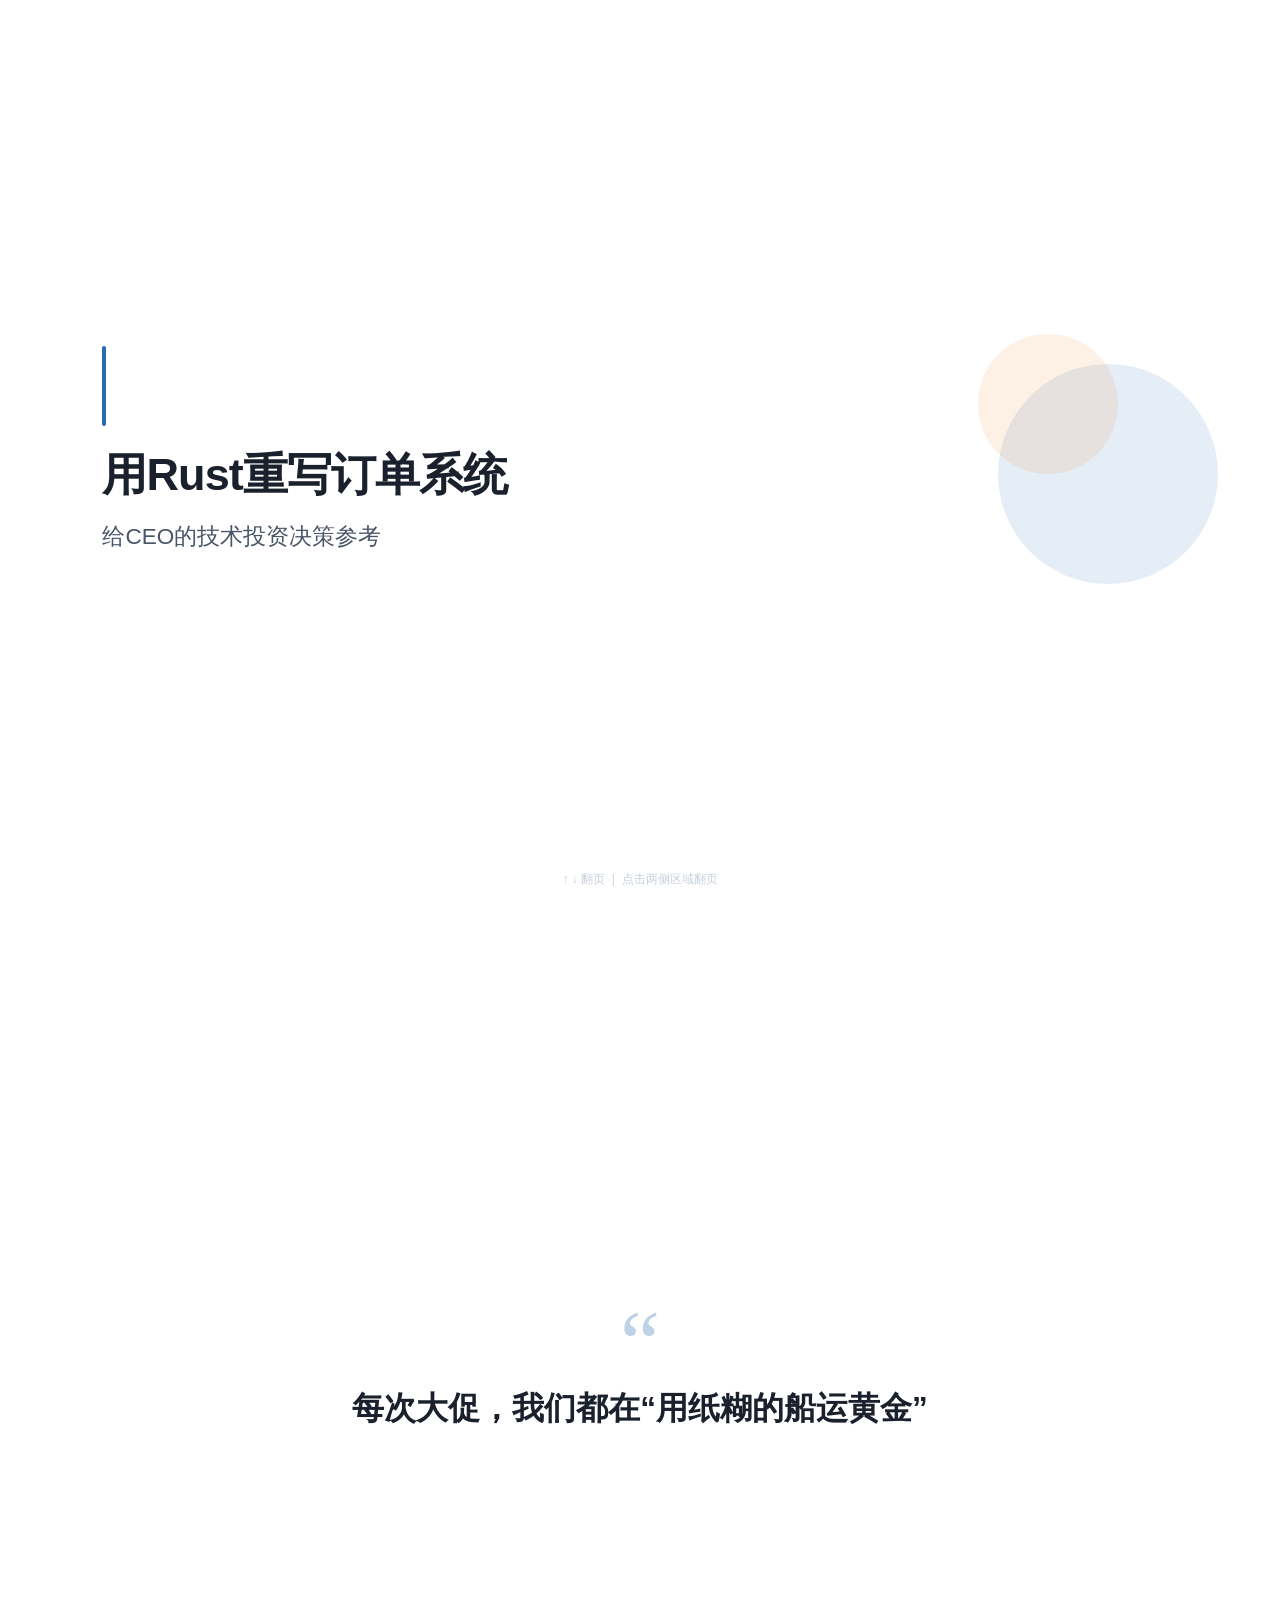
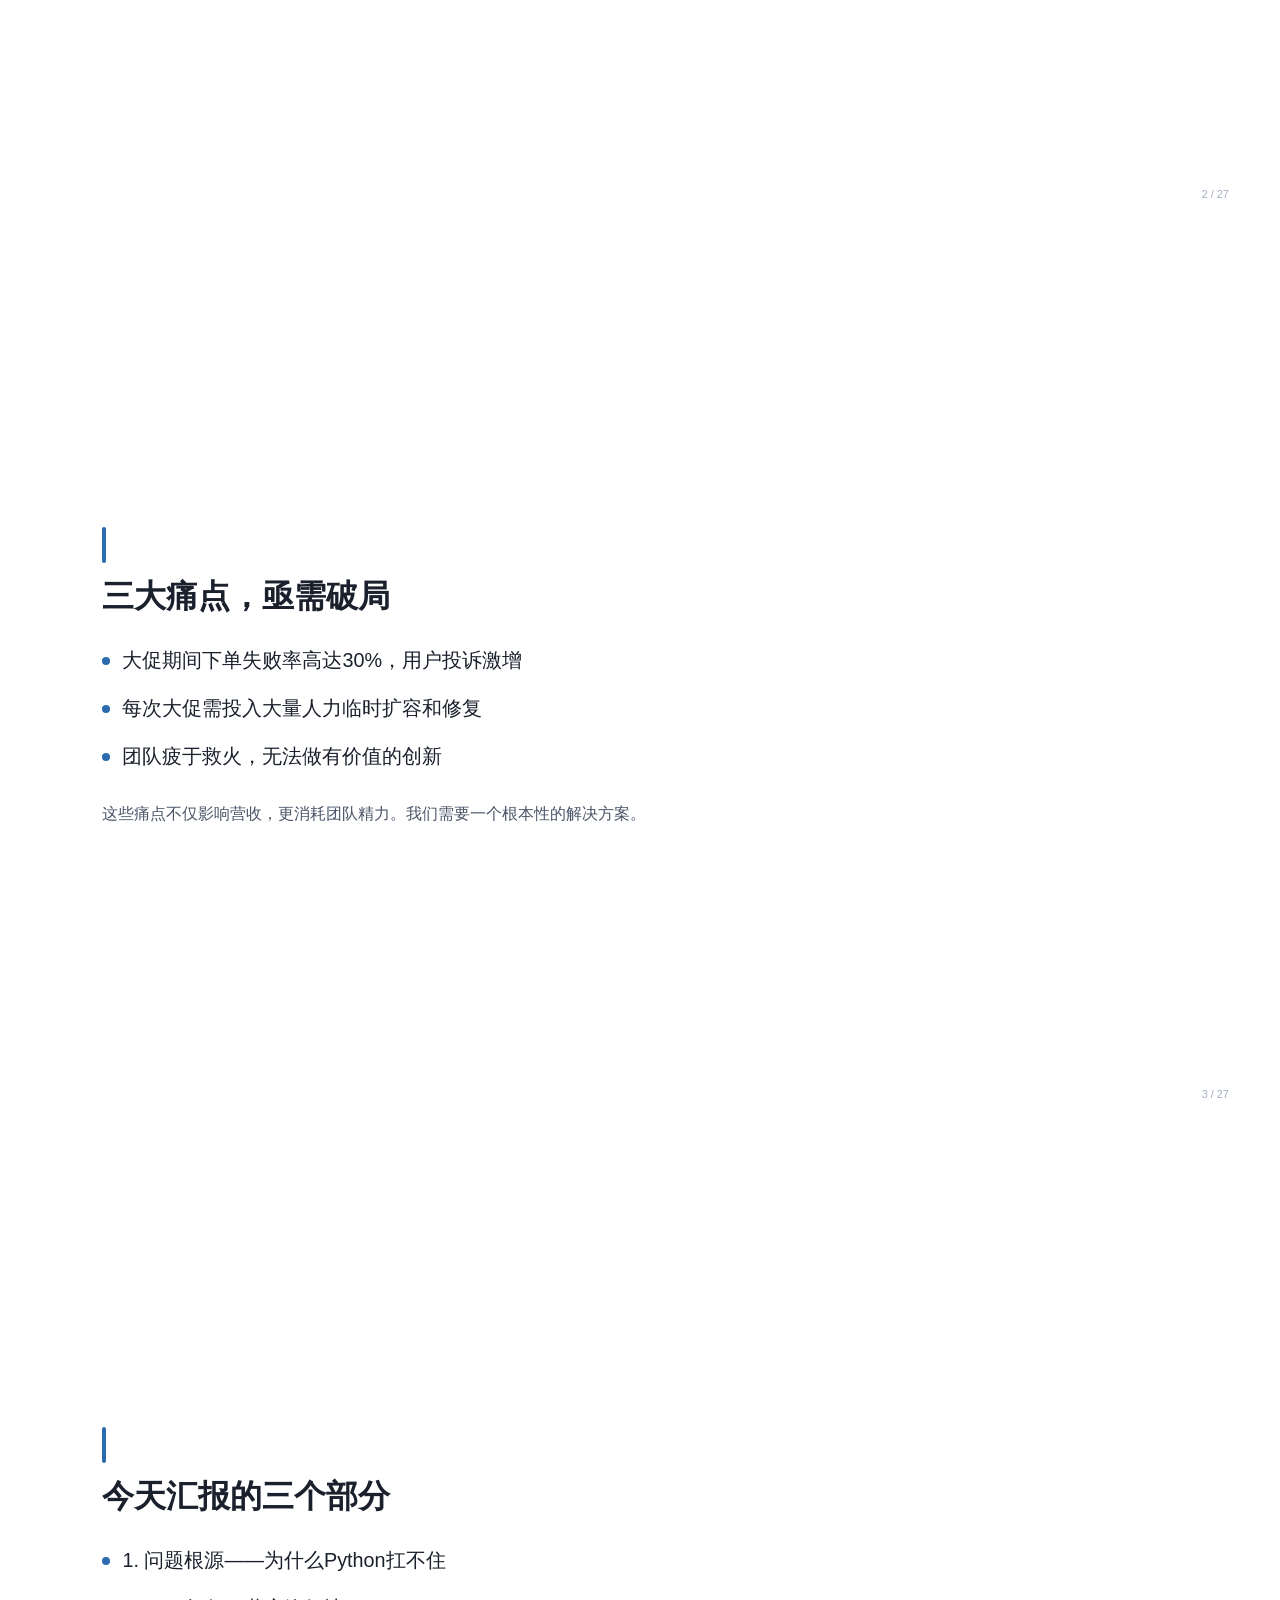
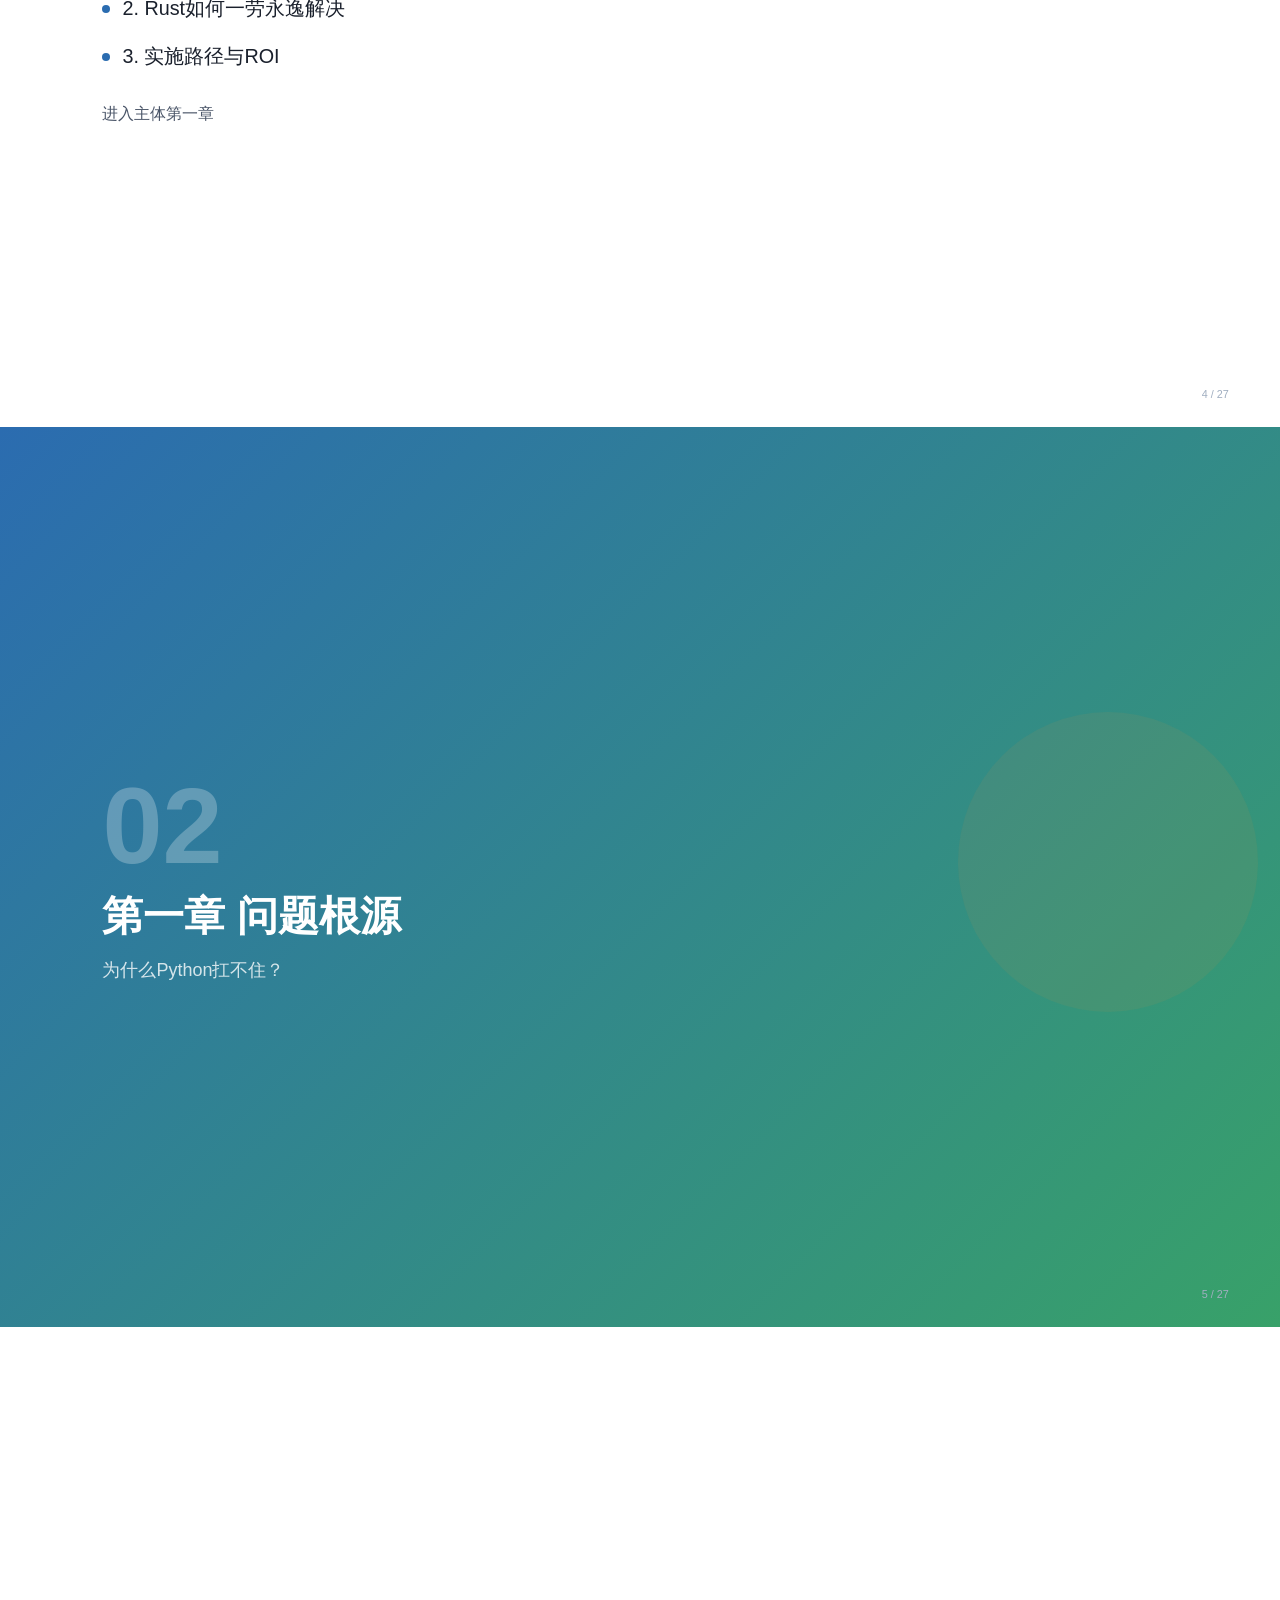
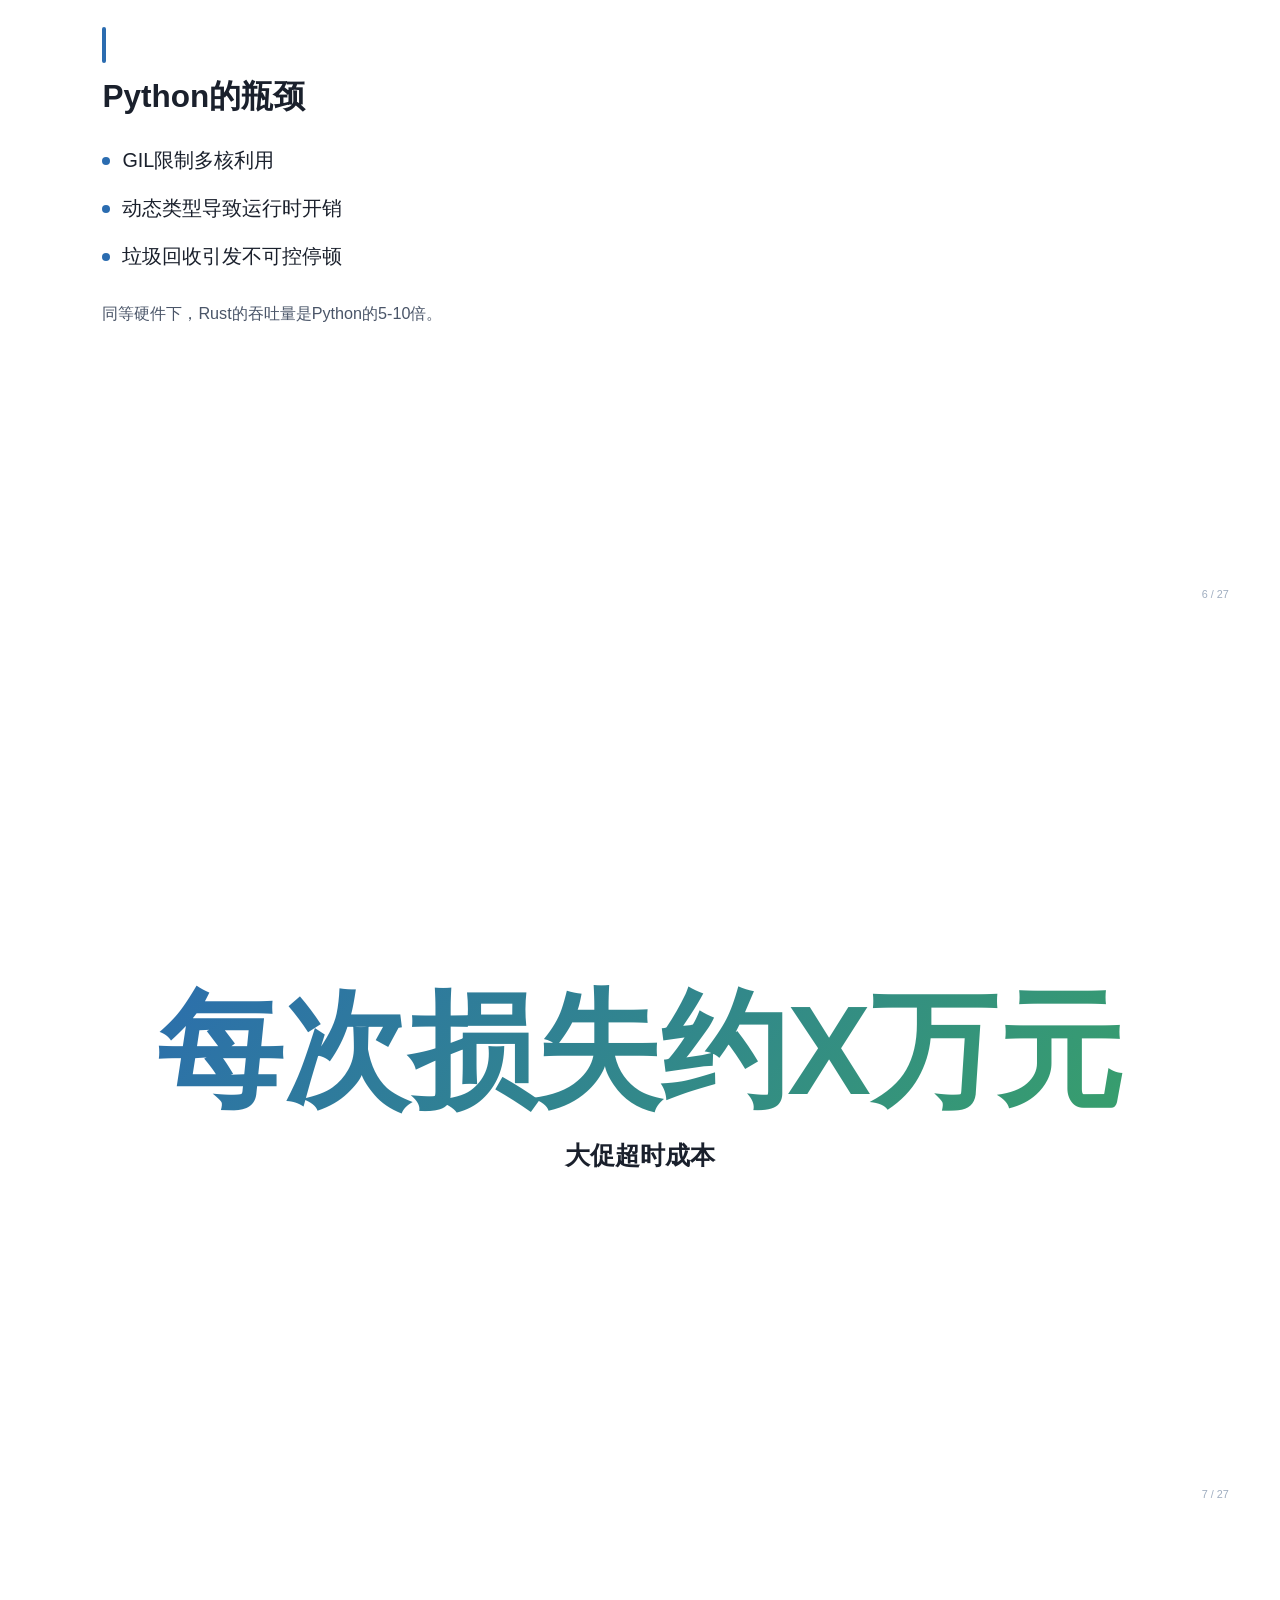
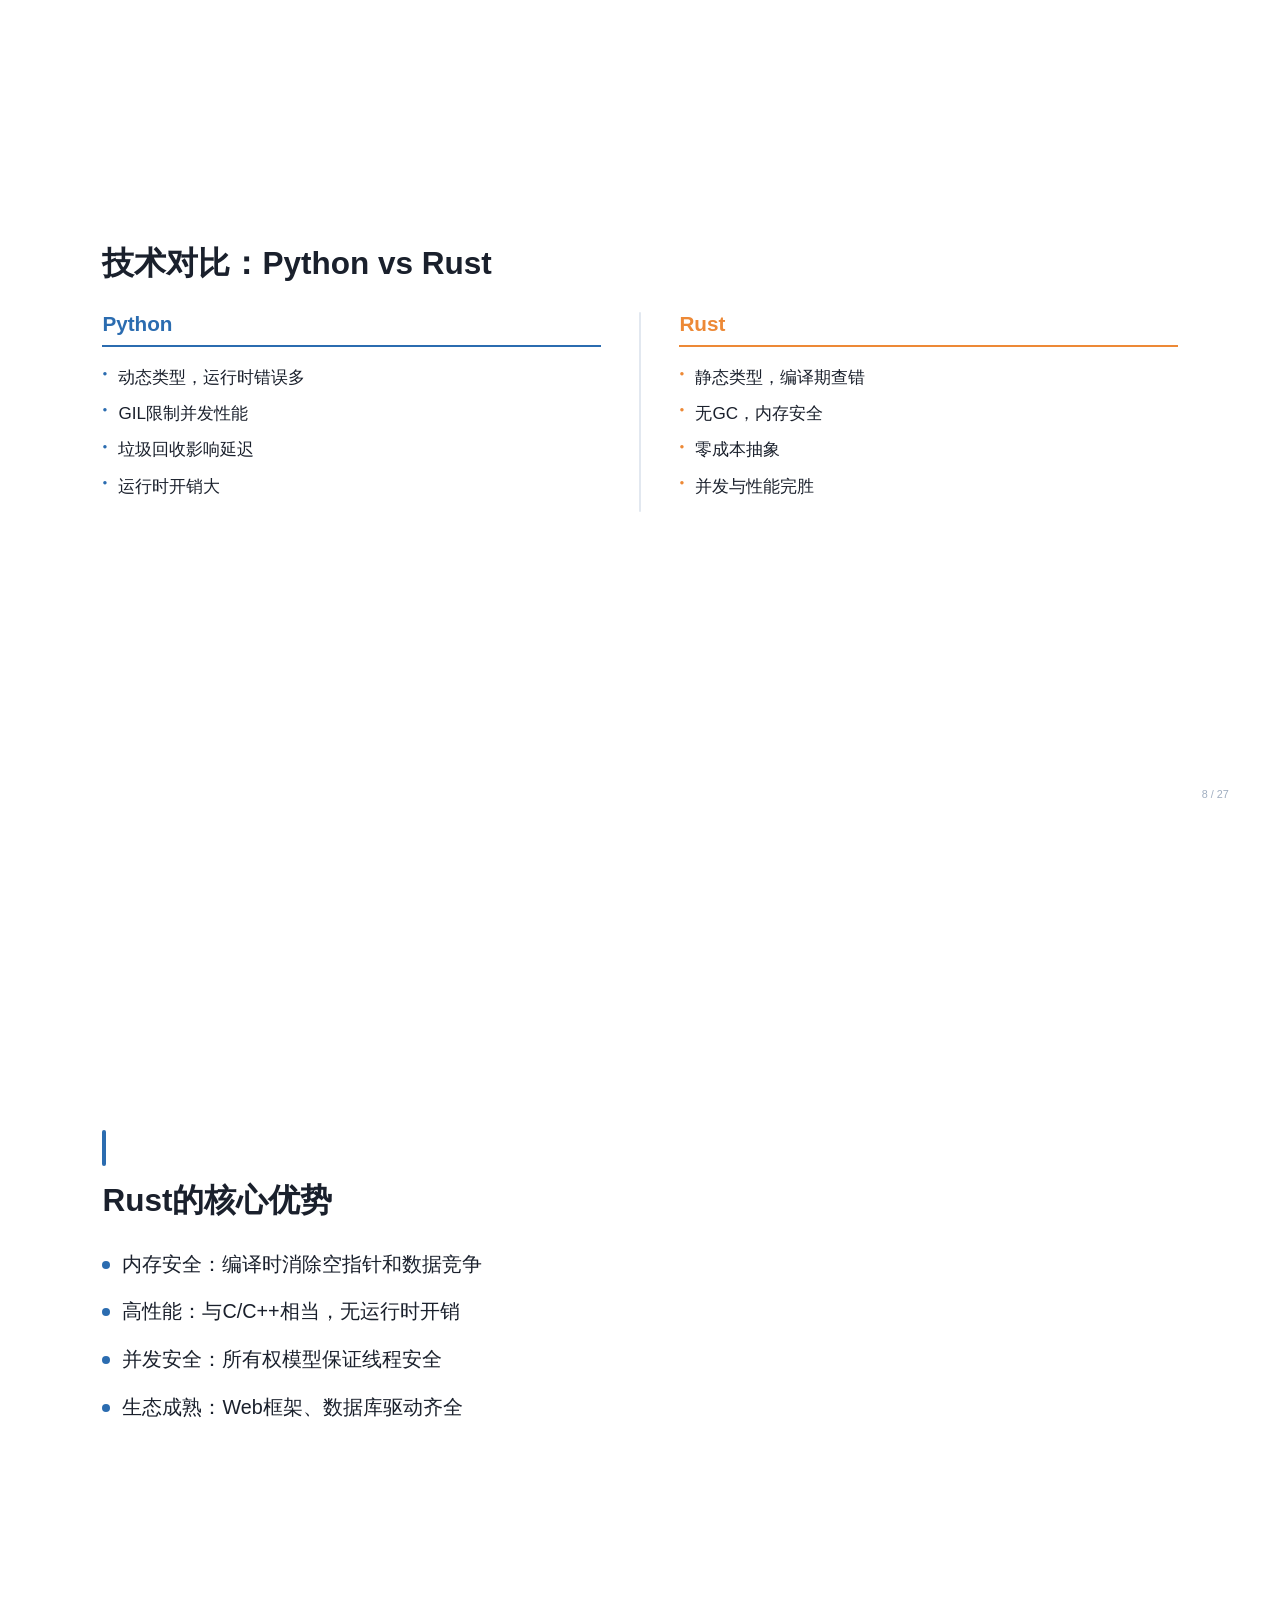
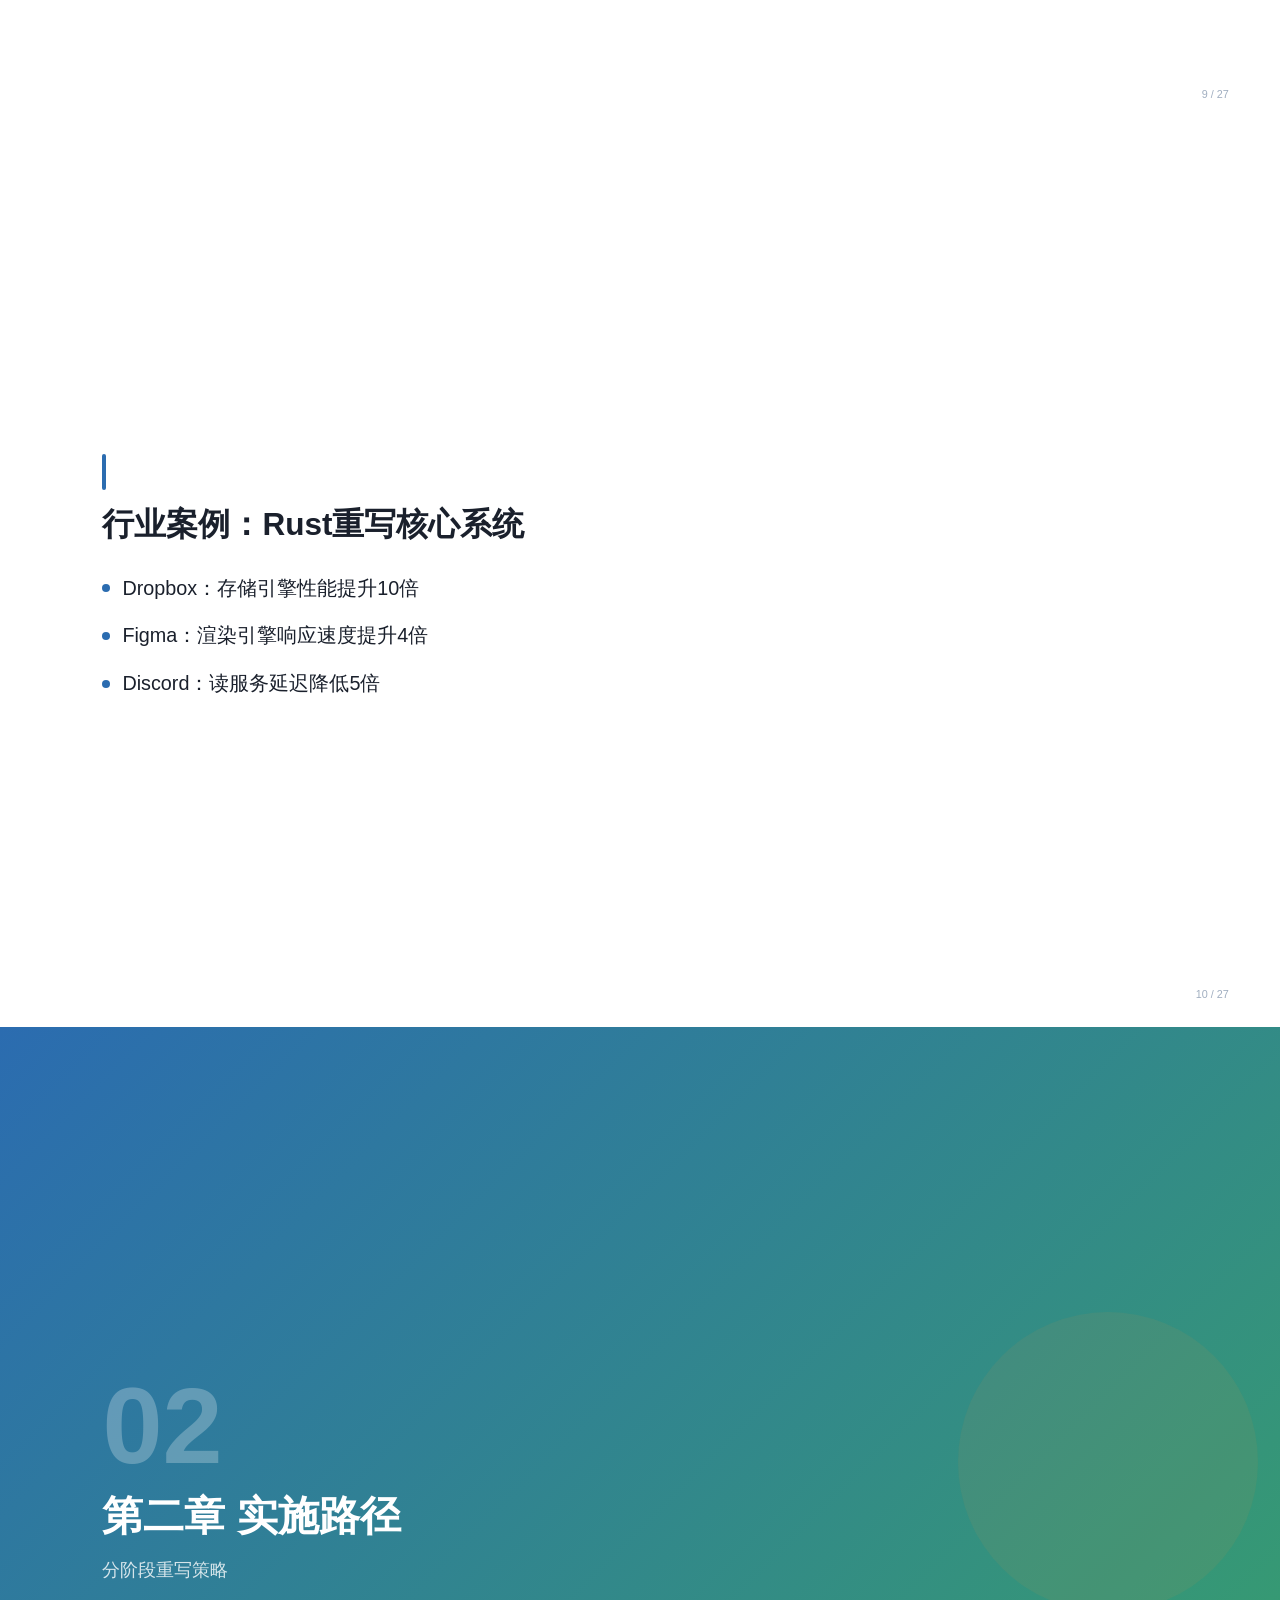
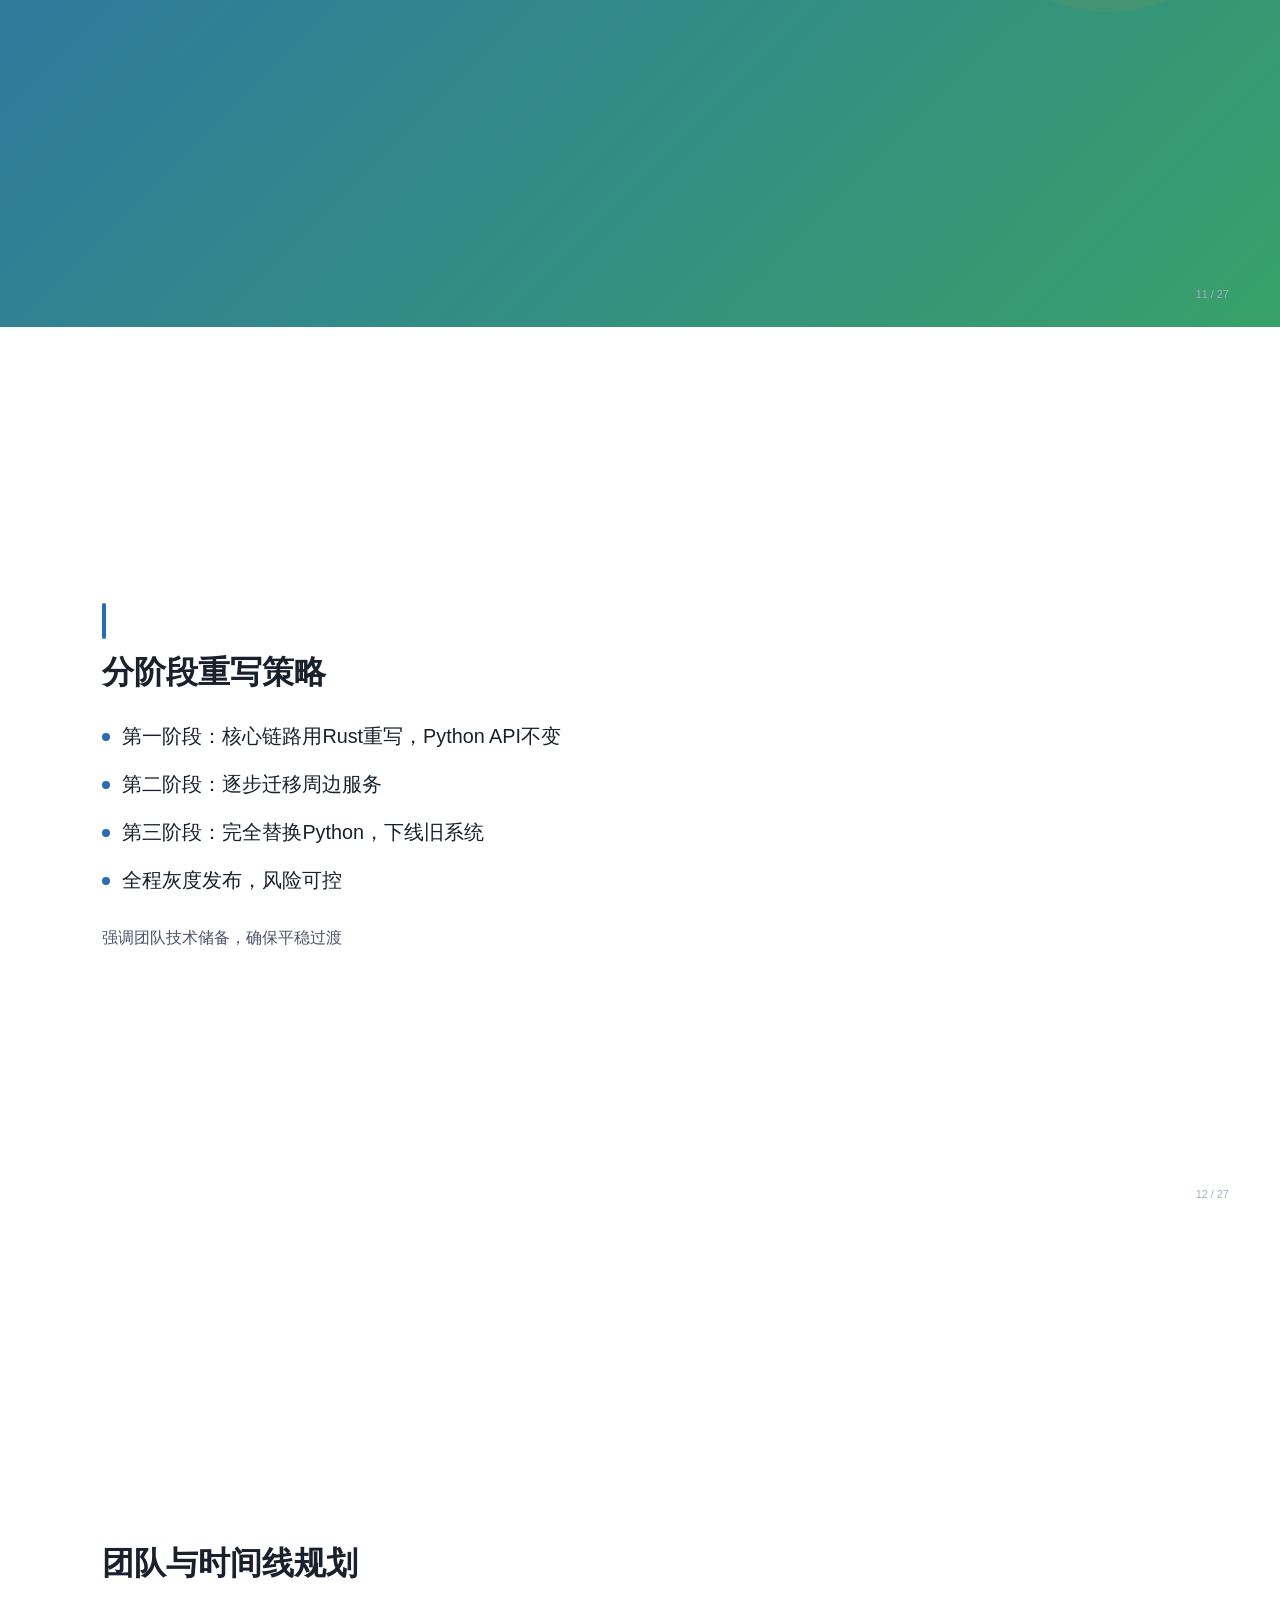
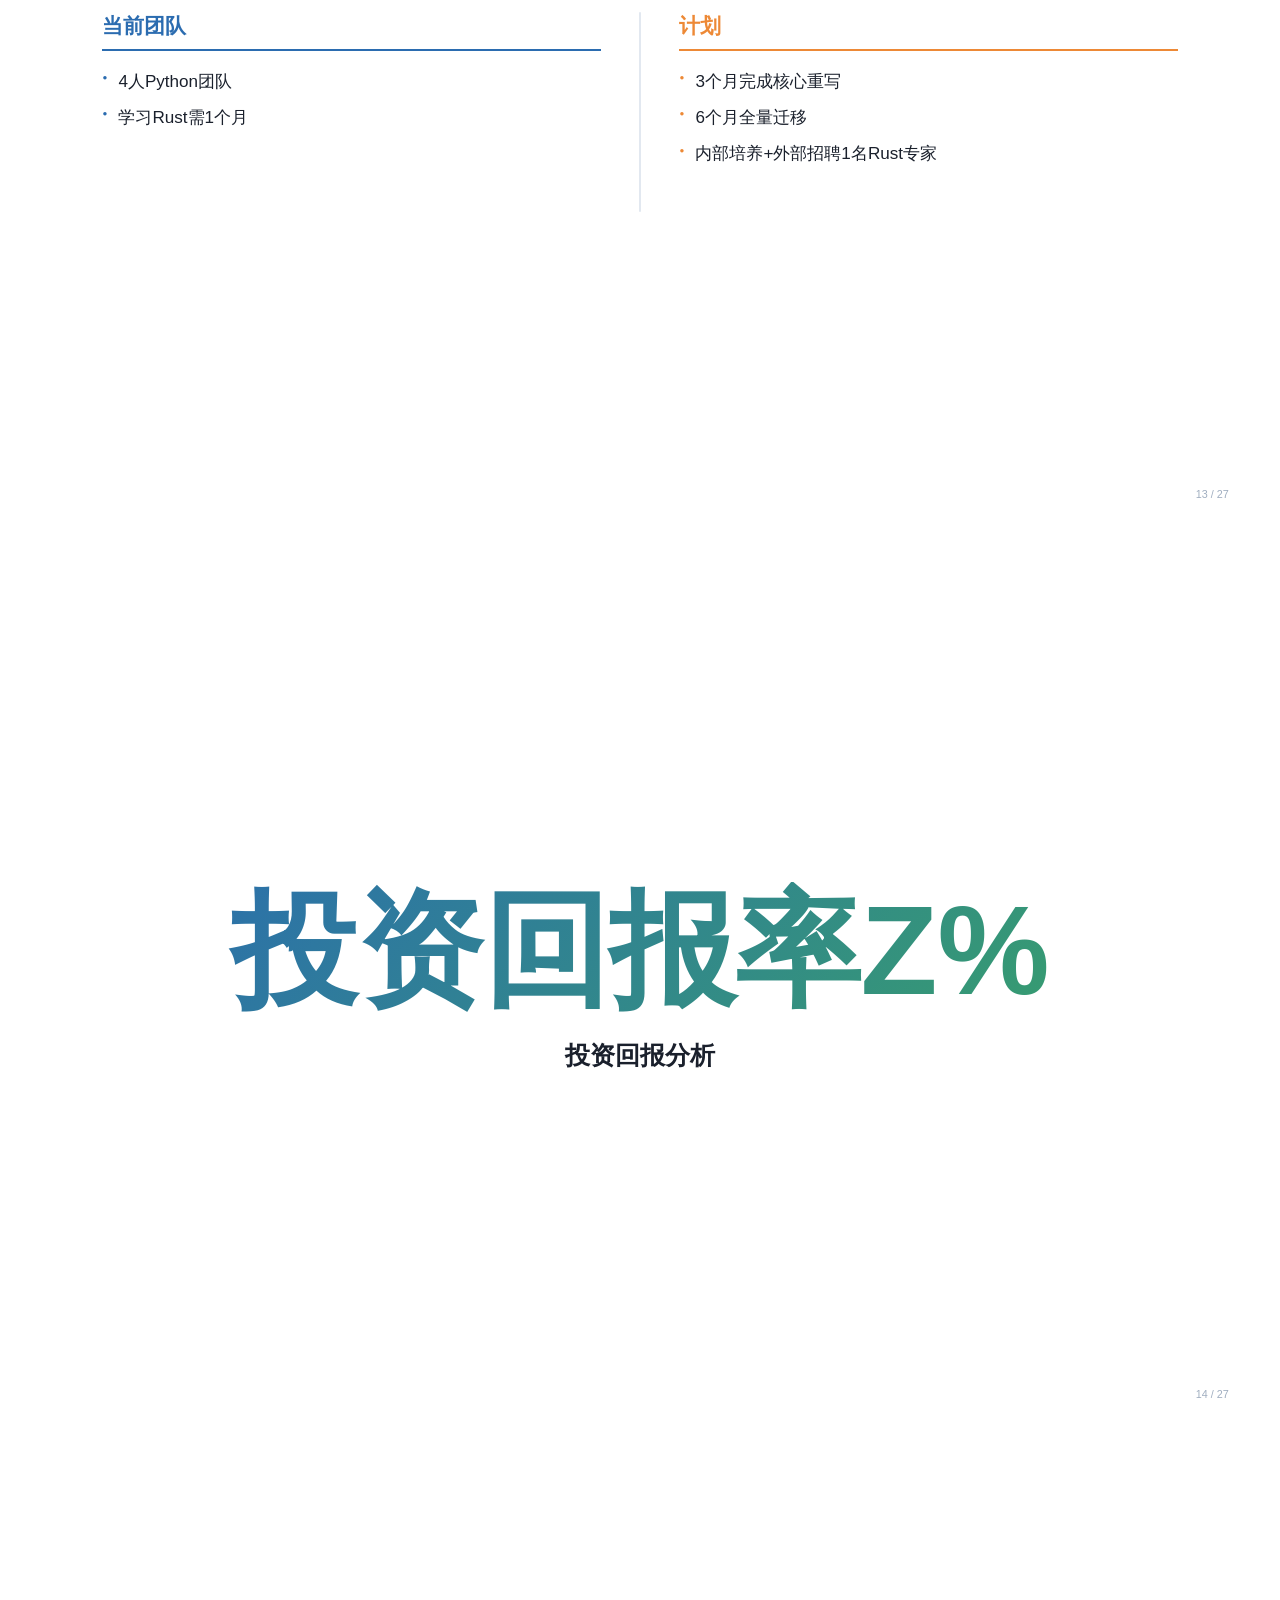
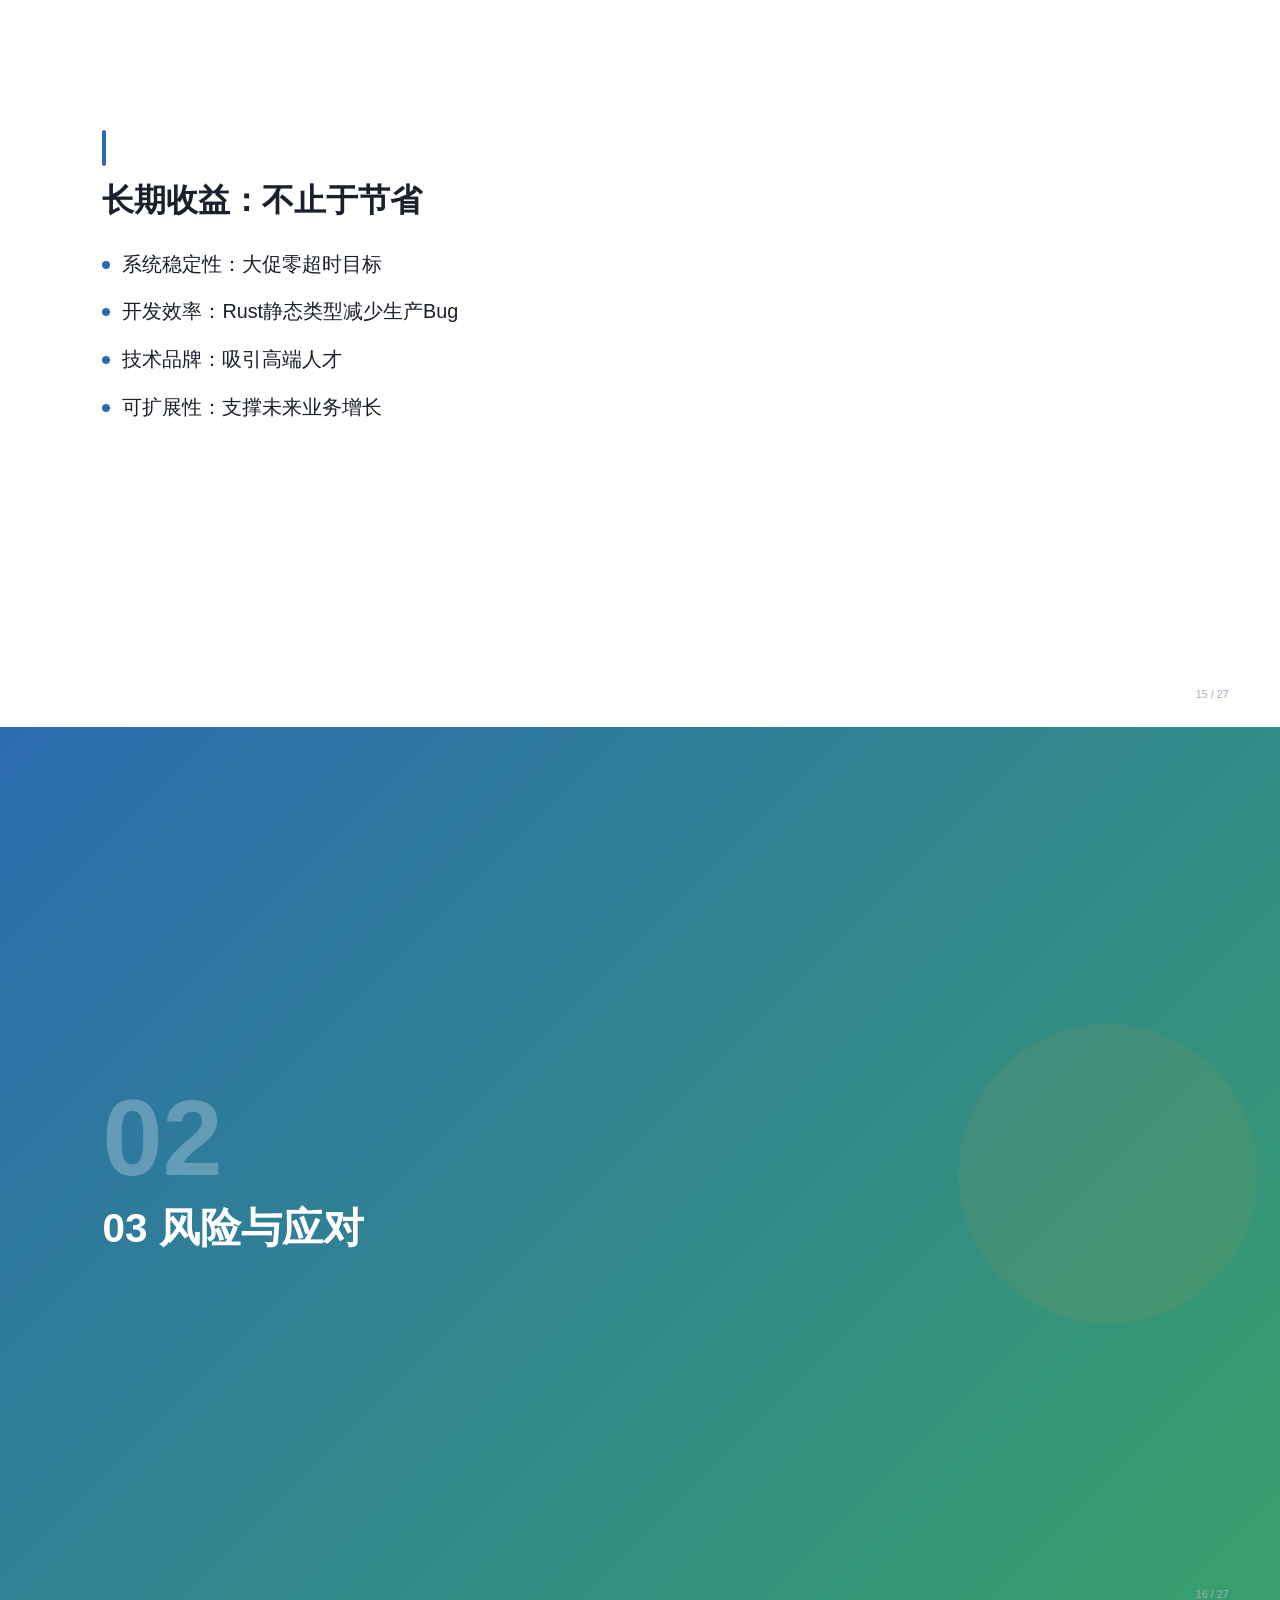
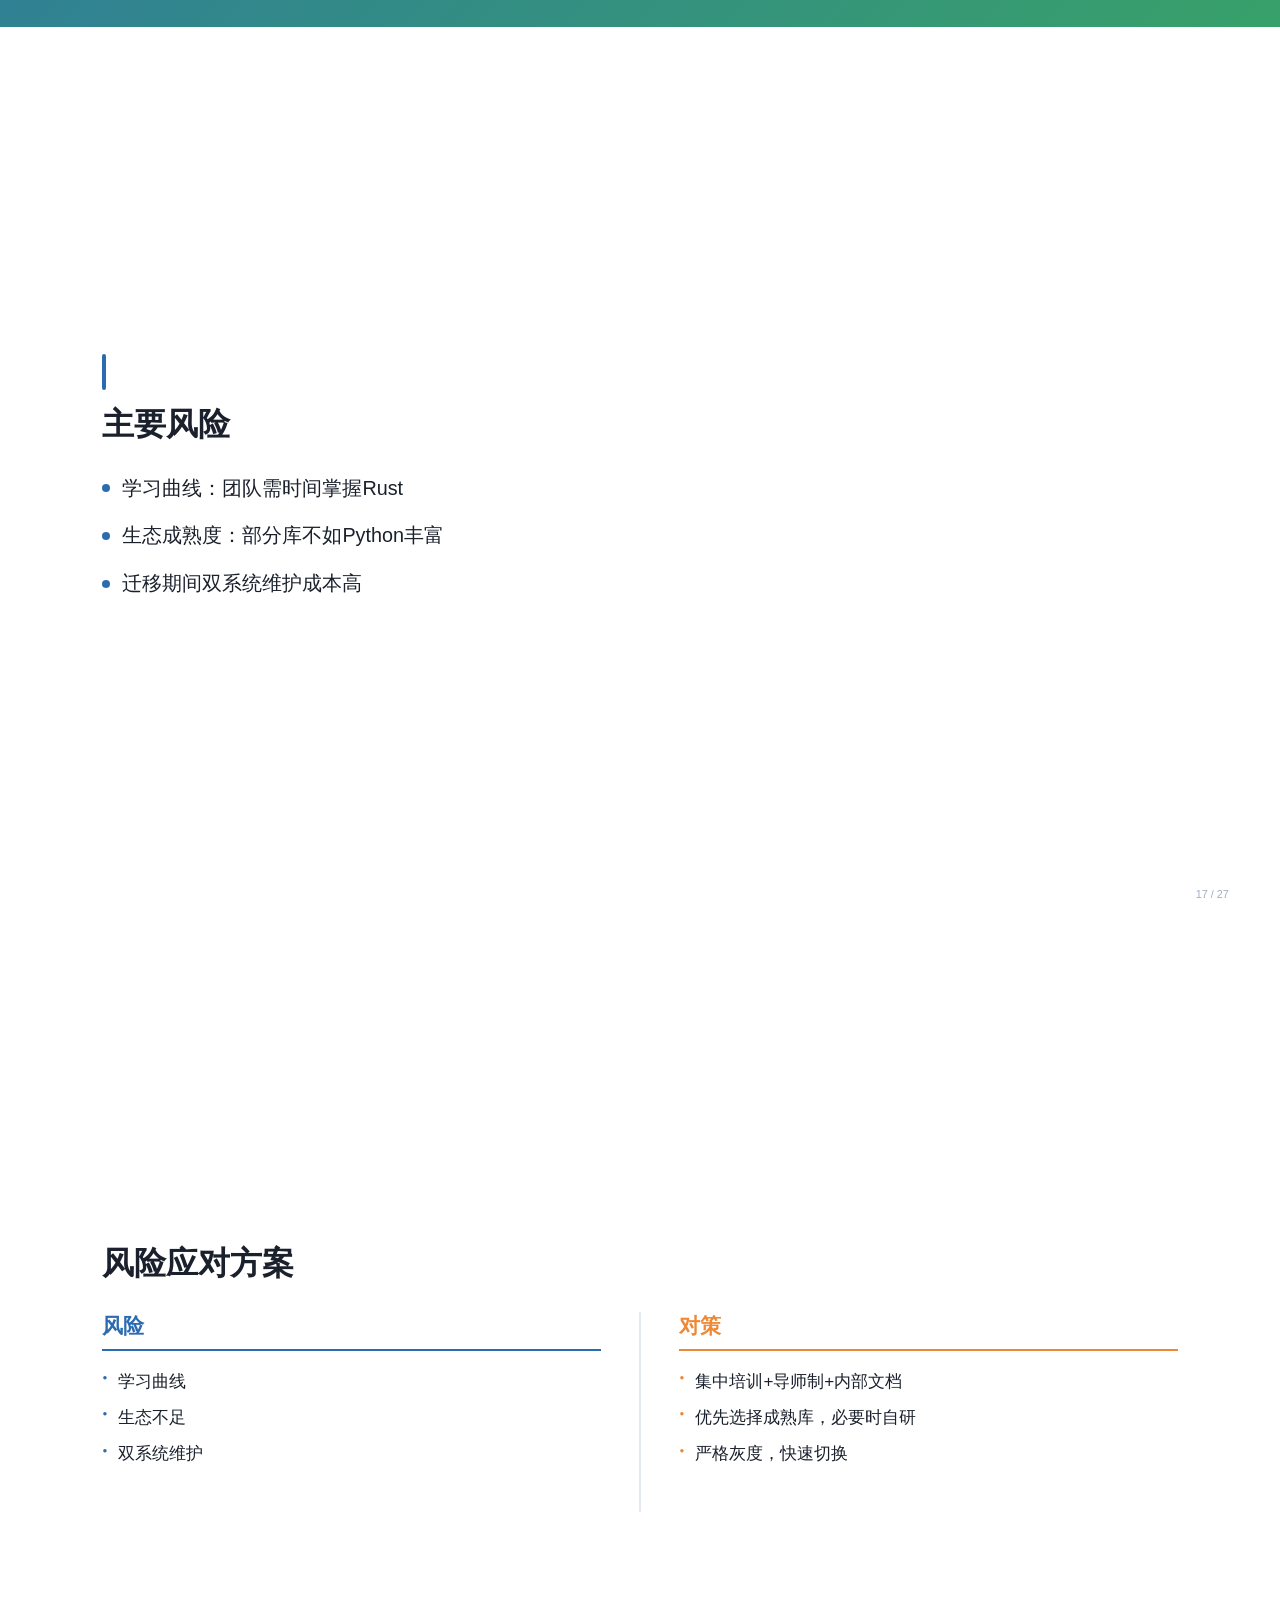
<file: doc/09-demo4-Rust重写.html>
<!DOCTYPE html>
<html lang="zh-CN">
<head>
<meta charset="UTF-8">
<meta name="viewport" content="width=device-width, initial-scale=1.0">
<title>给老板讲清楚为什么我们应该用 Rust 重写订单系统</title>
<style>
/* ── Reset & Base ─────────────────────────────── */
*, *::before, *::after { box-sizing: border-box; margin: 0; padding: 0; }

:root {
    --bg: #FFFFFF;
    --surface: #F7FAFC;
    --text: #1A202C;
    --text2: #4A5568;
    --text3: #A0AEC0;
    --accent1: #2B6CB0;
    --accent2: #ED8936;
    --accent3: #38A169;
    --accent4: #E53E3E;
    --on-accent: #FFFFFF;
    --divider: #E2E8F0;
    --code-bg: #1A202C;
    --grad1: linear-gradient(135deg, #2B6CB0 0%, #38A169 100%);
    --grad2: linear-gradient(135deg, #2B6CB0 0%, #ED8936 100%);
}

html {
    scroll-snap-type: y mandatory;
    scroll-behavior: smooth;
    overflow-y: scroll;
    overflow-x: hidden;
    scrollbar-width: thin;
    scrollbar-color: var(--divider) transparent;
}

body {
    font-family: "PingFang SC", "Microsoft YaHei", -apple-system, "Segoe UI", sans-serif;
    background: var(--bg);
    color: var(--text);
    -webkit-font-smoothing: antialiased;
    margin: 0;
    padding: 0;
    width: 100vw;
    overflow-x: hidden;
}

/* ── Slide Base ───────────────────────────────── */
.slide {
    width: 100vw;
    height: 100vh;
    scroll-snap-align: start;
    position: relative;
    display: flex;
    align-items: center;
    justify-content: center;
    padding: 6vh 8vw;
    overflow: hidden;
    background: var(--bg);
}

.slide > div:first-child {
    width: 100%;
    max-width: 1200px;
    margin: 0 auto;
    animation: fadeUp 0.5s ease-out;
}

@keyframes fadeUp {
    from { opacity: 0; transform: translateY(20px); }
    to { opacity: 1; transform: translateY(0); }
}

.page-num {
    position: absolute;
    bottom: 3vh;
    right: 4vw;
    font-size: clamp(10px, 1.2vh, 14px);
    color: var(--text3);
    font-variant-numeric: tabular-nums;
}

/* ── Title Slide ──────────────────────────────── */
.slide-title {
    background: var(--bg);
    position: relative;
}
.title-content {
    position: relative;
    z-index: 1;
}
.title-content .accent-bar {
    width: 4px;
    height: 80px;
    background: var(--accent1);
    border-radius: 2px;
    margin-bottom: 2.5vh;
}
.title-text {
    font-size: clamp(28px, 5vh, 56px);
    font-weight: 800;
    line-height: 1.2;
    color: var(--text);
    margin-bottom: 2vh;
    letter-spacing: -0.02em;
}
.subtitle-text {
    font-size: clamp(16px, 2.5vh, 26px);
    color: var(--text2);
    font-weight: 400;
    line-height: 1.5;
}
.deco-circle {
    position: absolute;
    border-radius: 50%;
    opacity: 0.12;
    pointer-events: none;
}
.title-content .c1 {
    width: 220px; height: 220px;
    background: var(--accent1);
    right: -40px; bottom: -30px;
}
.title-content .c2 {
    width: 140px; height: 140px;
    background: var(--accent2);
    right: 60px; bottom: 80px;
}

/* ── Section Slide ────────────────────────────── */
.slide-section {
    background: var(--grad1);
}
.section-content {
    color: var(--on-accent);
    position: relative;
}
.section-number {
    font-size: clamp(60px, 12vh, 120px);
    font-weight: 900;
    opacity: 0.25;
    line-height: 1;
    margin-bottom: 1vh;
    font-family: "Impact", "Arial Black", sans-serif;
}
.section-title {
    font-size: clamp(24px, 4.5vh, 48px);
    font-weight: 700;
    margin-bottom: 1.5vh;
}
.section-subtitle {
    font-size: clamp(14px, 2vh, 22px);
    opacity: 0.8;
}
.section-content .c3 {
    width: 300px; height: 300px;
    background: var(--accent2);
    right: -80px; top: -60px;
    opacity: 0.08;
}

/* ── Bullets Slide ────────────────────────────── */
.bullets-content {
    position: relative;
}
.bullets-content .accent-bar {
    width: 4px;
    height: 36px;
    background: var(--accent1);
    border-radius: 2px;
    margin-bottom: 1.5vh;
}
.slide-title {
    font-size: clamp(20px, 3.5vh, 36px);
    font-weight: 700;
    margin-bottom: 3vh;
    color: var(--text);
}
.bullet-list {
    list-style: none;
    display: flex;
    flex-direction: column;
    gap: 1.8vh;
}
.bullet-list li {
    display: flex;
    align-items: flex-start;
    gap: 12px;
    font-size: clamp(14px, 2.2vh, 22px);
    line-height: 1.6;
    color: var(--text);
}
.bullet-dot {
    flex-shrink: 0;
    width: 8px; height: 8px;
    background: var(--accent1);
    border-radius: 50%;
    margin-top: 0.6em;
}
.body-text {
    margin-top: 3vh;
    font-size: clamp(13px, 1.8vh, 18px);
    color: var(--text2);
    line-height: 1.7;
}

/* ── Statement Slide ──────────────────────────── */
.slide-statement {
    background: var(--bg);
}
.statement-content {
    text-align: center;
    max-width: 85%;
    margin: 0 auto;
}
.quote-mark {
    font-size: clamp(50px, 10vh, 100px);
    color: var(--accent1);
    opacity: 0.3;
    line-height: 0.5;
    font-family: Georgia, serif;
    margin-bottom: 2vh;
}
.statement-text {
    font-size: clamp(20px, 3.5vh, 38px);
    font-weight: 600;
    line-height: 1.6;
    color: var(--text);
    border: none;
    padding: 0;
    margin: 0;
}
.attr-text {
    margin-top: 3vh;
    font-size: clamp(13px, 1.8vh, 18px);
    color: var(--text3);
    font-style: italic;
}

/* ── Comparison Slide ─────────────────────────── */
.comparison-content .slide-title {
    margin-bottom: 3vh;
}
.compare-grid {
    display: grid;
    grid-template-columns: 1fr 2px 1fr;
    gap: 0 3vw;
    align-items: start;
}
.compare-divider {
    background: var(--divider);
    height: 100%;
    min-height: 200px;
    border-radius: 1px;
}
.compare-col h3 {
    font-size: clamp(16px, 2.3vh, 24px);
    font-weight: 700;
    margin-bottom: 2vh;
    padding-bottom: 1vh;
}
.col-left h3 { color: var(--accent1); border-bottom: 2px solid var(--accent1); }
.col-right h3 { color: var(--accent2); border-bottom: 2px solid var(--accent2); }
.compare-col ul {
    list-style: none;
    display: flex;
    flex-direction: column;
    gap: 1.2vh;
}
.compare-col li {
    font-size: clamp(13px, 1.9vh, 19px);
    line-height: 1.5;
    color: var(--text);
    padding-left: 16px;
    position: relative;
}
.compare-col li::before {
    content: "●";
    position: absolute;
    left: 0;
    font-size: 8px;
    top: 0.4em;
}
.col-left li::before { color: var(--accent1); }
.col-right li::before { color: var(--accent2); }

/* ── Big Number Slide ─────────────────────────── */
.big-number-content {
    text-align: center;
}
.bn-number {
    font-size: clamp(60px, 14vh, 140px);
    font-weight: 900;
    background: var(--grad1);
    -webkit-background-clip: text;
    -webkit-text-fill-color: transparent;
    background-clip: text;
    line-height: 1.1;
    font-family: "Impact", "Arial Black", sans-serif;
}
.bn-label {
    font-size: clamp(18px, 2.8vh, 30px);
    font-weight: 600;
    color: var(--text);
    margin-top: 2vh;
}
.bn-context {
    font-size: clamp(13px, 1.8vh, 18px);
    color: var(--text2);
    margin-top: 1.5vh;
}

/* ── Code Slide ───────────────────────────────── */
.code-content .slide-title {
    margin-bottom: 2.5vh;
}
.code-grid {
    display: grid;
    grid-template-columns: 1.2fr 0.8fr;
    gap: 3vw;
    align-items: start;
}
.code-block {
    background: var(--code-bg);
    border-radius: 12px;
    padding: 2.5vh 2vw;
    overflow-x: auto;
    box-shadow: 0 4px 24px rgba(0,0,0,0.12);
}
.code-block code {
    font-family: "JetBrains Mono", "Fira Code", "Consolas", monospace;
    font-size: clamp(11px, 1.5vh, 16px);
    line-height: 1.7;
    color: #D4D4D4;
    white-space: pre;
}
.code-notes {
    display: flex;
    flex-direction: column;
    gap: 1.5vh;
    padding-top: 1vh;
}
.note-item {
    font-size: clamp(12px, 1.7vh, 17px);
    color: var(--text2);
    line-height: 1.5;
    display: flex;
    gap: 8px;
}
.note-arrow {
    color: var(--accent1);
    font-weight: 700;
    flex-shrink: 0;
}

/* ── End Slide ────────────────────────────────── */
.slide-end {
    background: var(--grad1);
}
.end-content {
    text-align: center;
    color: var(--on-accent);
    position: relative;
}
.end-thanks {
    font-size: clamp(32px, 6vh, 64px);
    font-weight: 800;
    letter-spacing: 0.05em;
}
.end-contact {
    margin-top: 3vh;
    font-size: clamp(14px, 2vh, 20px);
    opacity: 0.85;
}
.end-content .c4 {
    width: 160px; height: 160px;
    background: var(--accent2);
    left: -40px; top: -30px;
    opacity: 0.1;
}
.end-content .c5 {
    width: 120px; height: 120px;
    background: var(--accent2);
    right: -20px; bottom: -20px;
    opacity: 0.1;
}

/* ── Navigation hint ──────────────────────────── */
.nav-hint {
    position: fixed;
    bottom: 12px;
    left: 50%;
    transform: translateX(-50%);
    font-size: 12px;
    color: var(--text3);
    opacity: 0.6;
    z-index: 100;
    pointer-events: none;
    transition: opacity 0.3s;
}
</style>
</head>
<body>

<section class="slide slide-title" data-slide="1">

        <div class="title-content">
            <div class="accent-bar"></div>
            <h1 class="title-text">用Rust重写订单系统</h1>
            <p class="subtitle-text">给CEO的技术投资决策参考</p>
            <div class="deco-circle c1"></div>
            <div class="deco-circle c2"></div>
        </div>

</section>
<section class="slide slide-statement" data-slide="2">

        <div class="statement-content">
            <div class="quote-mark">“</div>
            <blockquote class="statement-text">每次大促，我们都在“用纸糊的船运黄金”</blockquote>
            
        </div>
<div class="page-num">2 / 27</div>
</section>
<section class="slide slide-bullets" data-slide="3">

        <div class="bullets-content">
            <div class="accent-bar"></div>
            <h2 class="slide-title">三大痛点，亟需破局</h2>
            <ul class="bullet-list"><li><span class="bullet-dot"></span><span class="bullet-text">大促期间下单失败率高达30%，用户投诉激增</span></li>
<li><span class="bullet-dot"></span><span class="bullet-text">每次大促需投入大量人力临时扩容和修复</span></li>
<li><span class="bullet-dot"></span><span class="bullet-text">团队疲于救火，无法做有价值的创新</span></li></ul>
            <p class="body-text">这些痛点不仅影响营收，更消耗团队精力。我们需要一个根本性的解决方案。</p>
        </div>
<div class="page-num">3 / 27</div>
</section>
<section class="slide slide-bullets" data-slide="4">

        <div class="bullets-content">
            <div class="accent-bar"></div>
            <h2 class="slide-title">今天汇报的三个部分</h2>
            <ul class="bullet-list"><li><span class="bullet-dot"></span><span class="bullet-text">1. 问题根源——为什么Python扛不住</span></li>
<li><span class="bullet-dot"></span><span class="bullet-text">2. Rust如何一劳永逸解决</span></li>
<li><span class="bullet-dot"></span><span class="bullet-text">3. 实施路径与ROI</span></li></ul>
            <p class="body-text">进入主体第一章</p>
        </div>
<div class="page-num">4 / 27</div>
</section>
<section class="slide slide-section" data-slide="5">

        <div class="section-content">
            <div class="section-number">02</div>
            <h2 class="section-title">第一章 问题根源</h2>
            <p class="section-subtitle">为什么Python扛不住？</p>
            <div class="deco-circle c3"></div>
        </div>
<div class="page-num">5 / 27</div>
</section>
<section class="slide slide-bullets" data-slide="6">

        <div class="bullets-content">
            <div class="accent-bar"></div>
            <h2 class="slide-title">Python的瓶颈</h2>
            <ul class="bullet-list"><li><span class="bullet-dot"></span><span class="bullet-text">GIL限制多核利用</span></li>
<li><span class="bullet-dot"></span><span class="bullet-text">动态类型导致运行时开销</span></li>
<li><span class="bullet-dot"></span><span class="bullet-text">垃圾回收引发不可控停顿</span></li></ul>
            <p class="body-text">同等硬件下，Rust的吞吐量是Python的5-10倍。</p>
        </div>
<div class="page-num">6 / 27</div>
</section>
<section class="slide slide-big_number" data-slide="7">

        <div class="big-number-content">
            <div class="bn-number">每次损失约X万元</div>
            <h3 class="bn-label">大促超时成本</h3>
            
        </div>
<div class="page-num">7 / 27</div>
</section>
<section class="slide slide-comparison" data-slide="8">

        <div class="comparison-content">
            <h2 class="slide-title">技术对比：Python vs Rust</h2>
            <div class="compare-grid">
                <div class="compare-col col-left">
                    <h3>Python</h3>
                    <ul><li>动态类型，运行时错误多</li>
<li>GIL限制并发性能</li>
<li>垃圾回收影响延迟</li>
<li>运行时开销大</li></ul>
                </div>
                <div class="compare-divider"></div>
                <div class="compare-col col-right">
                    <h3>Rust</h3>
                    <ul><li>静态类型，编译期查错</li>
<li>无GC，内存安全</li>
<li>零成本抽象</li>
<li>并发与性能完胜</li></ul>
                </div>
            </div>
        </div>
<div class="page-num">8 / 27</div>
</section>
<section class="slide slide-bullets" data-slide="9">

        <div class="bullets-content">
            <div class="accent-bar"></div>
            <h2 class="slide-title">Rust的核心优势</h2>
            <ul class="bullet-list"><li><span class="bullet-dot"></span><span class="bullet-text">内存安全：编译时消除空指针和数据竞争</span></li>
<li><span class="bullet-dot"></span><span class="bullet-text">高性能：与C/C++相当，无运行时开销</span></li>
<li><span class="bullet-dot"></span><span class="bullet-text">并发安全：所有权模型保证线程安全</span></li>
<li><span class="bullet-dot"></span><span class="bullet-text">生态成熟：Web框架、数据库驱动齐全</span></li></ul>
            
        </div>
<div class="page-num">9 / 27</div>
</section>
<section class="slide slide-bullets" data-slide="10">

        <div class="bullets-content">
            <div class="accent-bar"></div>
            <h2 class="slide-title">行业案例：Rust重写核心系统</h2>
            <ul class="bullet-list"><li><span class="bullet-dot"></span><span class="bullet-text">Dropbox：存储引擎性能提升10倍</span></li>
<li><span class="bullet-dot"></span><span class="bullet-text">Figma：渲染引擎响应速度提升4倍</span></li>
<li><span class="bullet-dot"></span><span class="bullet-text">Discord：读服务延迟降低5倍</span></li></ul>
            
        </div>
<div class="page-num">10 / 27</div>
</section>
<section class="slide slide-section" data-slide="11">

        <div class="section-content">
            <div class="section-number">02</div>
            <h2 class="section-title">第二章 实施路径</h2>
            <p class="section-subtitle">分阶段重写策略</p>
            <div class="deco-circle c3"></div>
        </div>
<div class="page-num">11 / 27</div>
</section>
<section class="slide slide-bullets" data-slide="12">

        <div class="bullets-content">
            <div class="accent-bar"></div>
            <h2 class="slide-title">分阶段重写策略</h2>
            <ul class="bullet-list"><li><span class="bullet-dot"></span><span class="bullet-text">第一阶段：核心链路用Rust重写，Python API不变</span></li>
<li><span class="bullet-dot"></span><span class="bullet-text">第二阶段：逐步迁移周边服务</span></li>
<li><span class="bullet-dot"></span><span class="bullet-text">第三阶段：完全替换Python，下线旧系统</span></li>
<li><span class="bullet-dot"></span><span class="bullet-text">全程灰度发布，风险可控</span></li></ul>
            <p class="body-text">强调团队技术储备，确保平稳过渡</p>
        </div>
<div class="page-num">12 / 27</div>
</section>
<section class="slide slide-comparison" data-slide="13">

        <div class="comparison-content">
            <h2 class="slide-title">团队与时间线规划</h2>
            <div class="compare-grid">
                <div class="compare-col col-left">
                    <h3>当前团队</h3>
                    <ul><li>4人Python团队</li>
<li>学习Rust需1个月</li></ul>
                </div>
                <div class="compare-divider"></div>
                <div class="compare-col col-right">
                    <h3>计划</h3>
                    <ul><li>3个月完成核心重写</li>
<li>6个月全量迁移</li>
<li>内部培养+外部招聘1名Rust专家</li></ul>
                </div>
            </div>
        </div>
<div class="page-num">13 / 27</div>
</section>
<section class="slide slide-big_number" data-slide="14">

        <div class="big-number-content">
            <div class="bn-number">投资回报率Z%</div>
            <h3 class="bn-label">投资回报分析</h3>
            
        </div>
<div class="page-num">14 / 27</div>
</section>
<section class="slide slide-bullets" data-slide="15">

        <div class="bullets-content">
            <div class="accent-bar"></div>
            <h2 class="slide-title">长期收益：不止于节省</h2>
            <ul class="bullet-list"><li><span class="bullet-dot"></span><span class="bullet-text">系统稳定性：大促零超时目标</span></li>
<li><span class="bullet-dot"></span><span class="bullet-text">开发效率：Rust静态类型减少生产Bug</span></li>
<li><span class="bullet-dot"></span><span class="bullet-text">技术品牌：吸引高端人才</span></li>
<li><span class="bullet-dot"></span><span class="bullet-text">可扩展性：支撑未来业务增长</span></li></ul>
            
        </div>
<div class="page-num">15 / 27</div>
</section>
<section class="slide slide-section" data-slide="16">

        <div class="section-content">
            <div class="section-number">02</div>
            <h2 class="section-title">03 风险与应对</h2>
            <p class="section-subtitle"></p>
            <div class="deco-circle c3"></div>
        </div>
<div class="page-num">16 / 27</div>
</section>
<section class="slide slide-bullets" data-slide="17">

        <div class="bullets-content">
            <div class="accent-bar"></div>
            <h2 class="slide-title">主要风险</h2>
            <ul class="bullet-list"><li><span class="bullet-dot"></span><span class="bullet-text">学习曲线：团队需时间掌握Rust</span></li>
<li><span class="bullet-dot"></span><span class="bullet-text">生态成熟度：部分库不如Python丰富</span></li>
<li><span class="bullet-dot"></span><span class="bullet-text">迁移期间双系统维护成本高</span></li></ul>
            
        </div>
<div class="page-num">17 / 27</div>
</section>
<section class="slide slide-comparison" data-slide="18">

        <div class="comparison-content">
            <h2 class="slide-title">风险应对方案</h2>
            <div class="compare-grid">
                <div class="compare-col col-left">
                    <h3>风险</h3>
                    <ul><li>学习曲线</li>
<li>生态不足</li>
<li>双系统维护</li></ul>
                </div>
                <div class="compare-divider"></div>
                <div class="compare-col col-right">
                    <h3>对策</h3>
                    <ul><li>集中培训+导师制+内部文档</li>
<li>优先选择成熟库，必要时自研</li>
<li>严格灰度，快速切换</li></ul>
                </div>
            </div>
        </div>
<div class="page-num">18 / 27</div>
</section>
<section class="slide slide-big_number" data-slide="19">

        <div class="big-number-content">
            <div class="bn-number">90%成功率</div>
            <h3 class="bn-label">迁移成功率</h3>
            <p class="bn-context">基于行业经验，预计迁移失败概率低于10%，成功率可达90%以上。</p>
        </div>
<div class="page-num">19 / 27</div>
</section>
<section class="slide slide-section" data-slide="20">

        <div class="section-content">
            <div class="section-number">02</div>
            <h2 class="section-title">第四章 未来展望</h2>
            <p class="section-subtitle">重写后的美好场景</p>
            <div class="deco-circle c3"></div>
        </div>
<div class="page-num">20 / 27</div>
</section>
<section class="slide slide-bullets" data-slide="21">

        <div class="bullets-content">
            <div class="accent-bar"></div>
            <h2 class="slide-title">重写后的系统架构</h2>
            <ul class="bullet-list"><li><span class="bullet-dot"></span><span class="bullet-text">Rust核心服务：高并发、低延迟、内存安全</span></li>
<li><span class="bullet-dot"></span><span class="bullet-text">与Python服务通过gRPC通信</span></li>
<li><span class="bullet-dot"></span><span class="bullet-text">可水平扩展，应对未来5年业务增长</span></li></ul>
            
        </div>
<div class="page-num">21 / 27</div>
</section>
<section class="slide slide-comparison" data-slide="22">

        <div class="comparison-content">
            <h2 class="slide-title">性能提升预期</h2>
            <div class="compare-grid">
                <div class="compare-col col-left">
                    <h3>当前 Python</h3>
                    <ul><li>峰值 TPS: 1,000</li>
<li>P99 延迟: 200ms</li></ul>
                </div>
                <div class="compare-divider"></div>
                <div class="compare-col col-right">
                    <h3>Rust 服务</h3>
                    <ul><li>峰值 TPS: 10,000</li>
<li>P99 延迟: 20ms</li></ul>
                </div>
            </div>
        </div>
<div class="page-num">22 / 27</div>
</section>
<section class="slide slide-bullets" data-slide="23">

        <div class="bullets-content">
            <div class="accent-bar"></div>
            <h2 class="slide-title">Rust 迁移的业务价值</h2>
            <ul class="bullet-list"><li><span class="bullet-dot"></span><span class="bullet-text">大促零掉单，营收有保障</span></li>
<li><span class="bullet-dot"></span><span class="bullet-text">用户下单体验顺畅，提升转化率</span></li>
<li><span class="bullet-dot"></span><span class="bullet-text">团队从救火转向创新，加速业务迭代</span></li></ul>
            
        </div>
<div class="page-num">23 / 27</div>
</section>
<section class="slide slide-bullets" data-slide="24">

        <div class="bullets-content">
            <div class="accent-bar"></div>
            <h2 class="slide-title">现在，就是行动的时刻</h2>
            <ul class="bullet-list"><li><span class="bullet-dot"></span><span class="bullet-text">Python性能瓶颈正在造成实际损失</span></li>
<li><span class="bullet-dot"></span><span class="bullet-text">Rust是经过验证的成熟解决方案</span></li>
<li><span class="bullet-dot"></span><span class="bullet-text">我们有清晰的实施路径和风险应对方案</span></li></ul>
            
        </div>
<div class="page-num">24 / 27</div>
</section>
<section class="slide slide-big_number" data-slide="25">

        <div class="big-number-content">
            <div class="bn-number">今日启动，明日无忧</div>
            <h3 class="bn-label">下一步行动</h3>
            
        </div>
<div class="page-num">25 / 27</div>
</section>
<section class="slide slide-statement" data-slide="26">

        <div class="statement-content">
            <div class="quote-mark">“</div>
            <blockquote class="statement-text">不要等船沉了才换船</blockquote>
            <p class="attr-text">— 今天用Rust重写，明天大促无忧</p>
        </div>
<div class="page-num">26 / 27</div>
</section>
<section class="slide slide-end" data-slide="27">

        <div class="end-content">
            <h1 class="end-thanks">感谢聆听</h1>
            
            <div class="deco-circle c4"></div>
            <div class="deco-circle c5"></div>
        </div>

</section>

<div class="nav-hint">↑ ↓ 翻页 &nbsp;|&nbsp; 点击两侧区域翻页</div>

<script>
// Keyboard navigation
document.addEventListener('keydown', (e) => {
    const h = window.innerHeight;
    if (e.key === 'ArrowDown' || e.key === ' ' || e.key === 'PageDown') {
        e.preventDefault();
        window.scrollBy({ top: h, behavior: 'smooth' });
    } else if (e.key === 'ArrowUp' || e.key === 'PageUp') {
        e.preventDefault();
        window.scrollBy({ top: -h, behavior: 'smooth' });
    } else if (e.key === 'Home') {
        e.preventDefault();
        window.scrollTo({ top: 0, behavior: 'smooth' });
    } else if (e.key === 'End') {
        e.preventDefault();
        window.scrollTo({ top: document.body.scrollHeight, behavior: 'smooth' });
    }
});

// Click sides to navigate
document.addEventListener('click', (e) => {
    const x = e.clientX / window.innerWidth;
    const y = e.clientY / window.innerHeight;
    // Only trigger on side areas (left/right 15%), not center
    if (y > 0.2 && y < 0.8) {
        if (x < 0.15) {
            window.scrollBy({ top: -window.innerHeight, behavior: 'smooth' });
        } else if (x > 0.85) {
            window.scrollBy({ top: window.innerHeight, behavior: 'smooth' });
        }
    }
});

// Hide nav hint after 5s
setTimeout(() => {
    document.querySelector('.nav-hint').style.opacity = '0';
}, 5000);
</script>
</body>
</html>
</file>
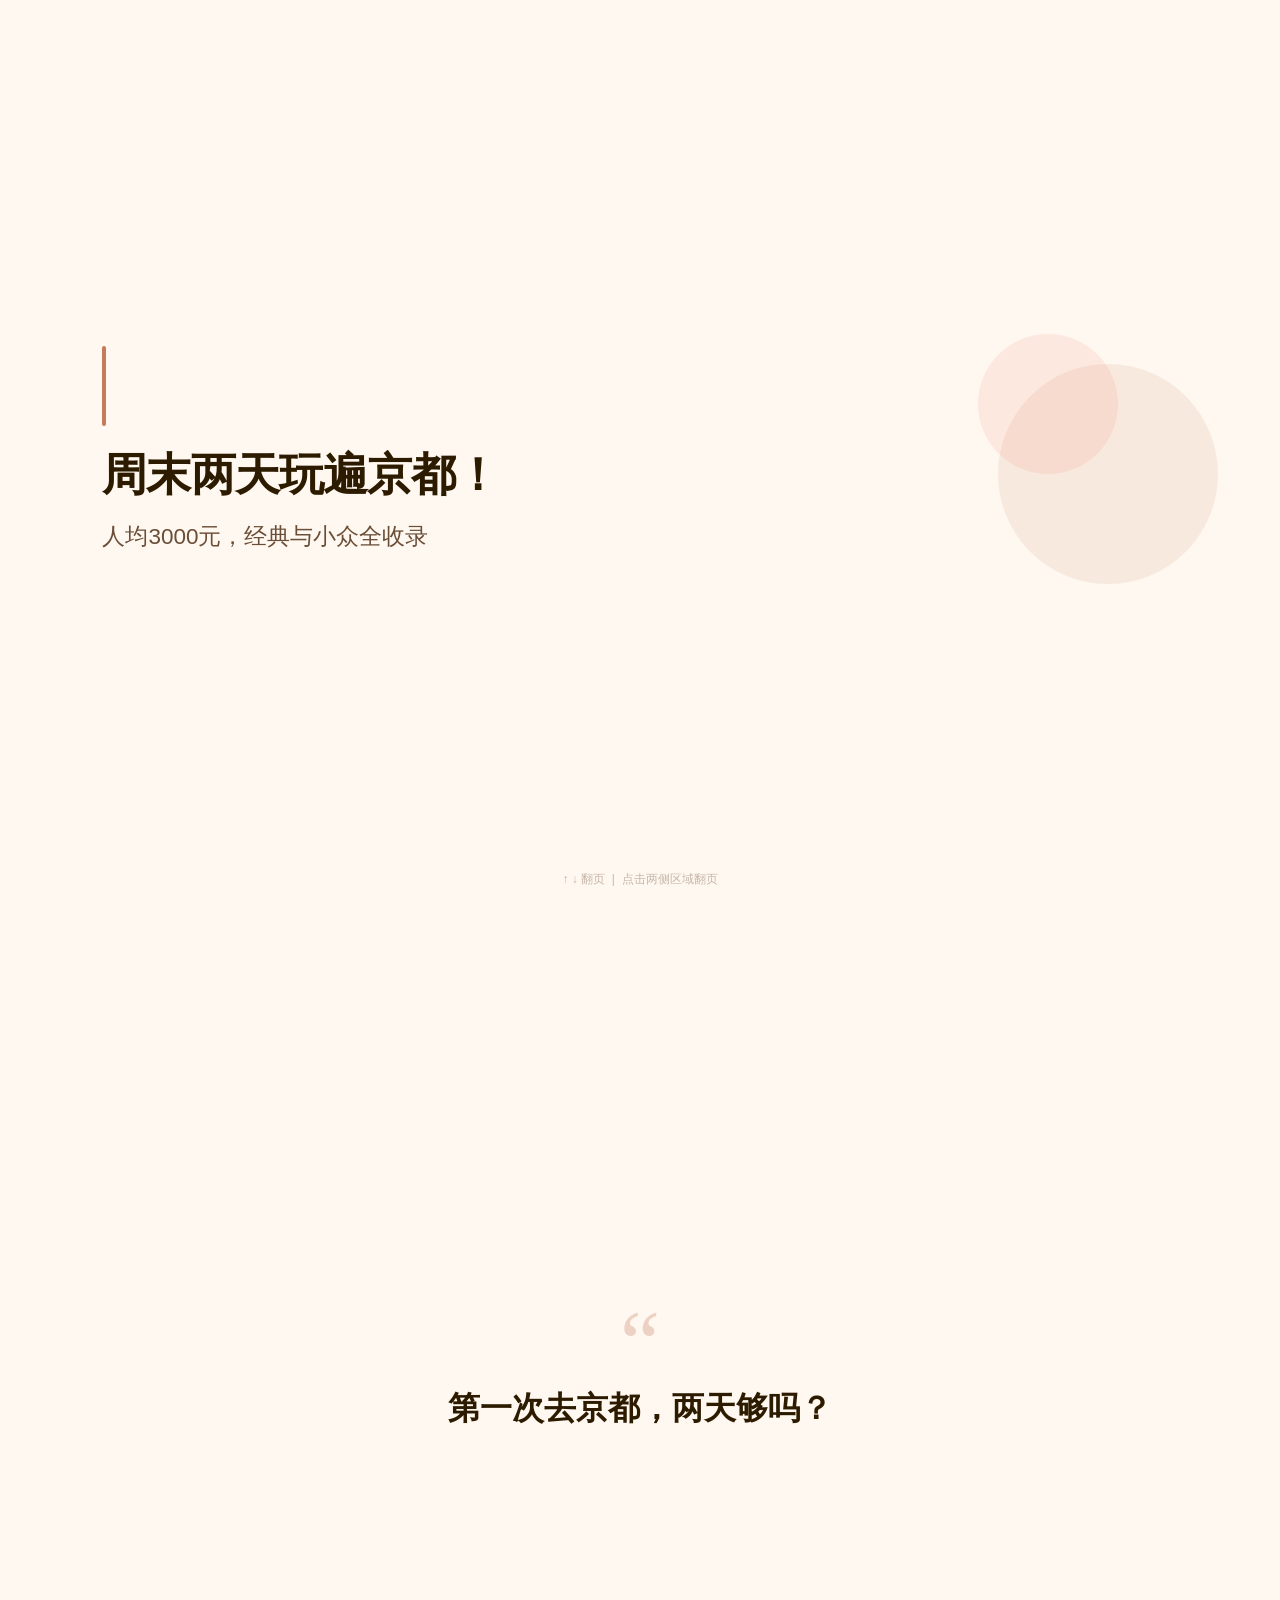
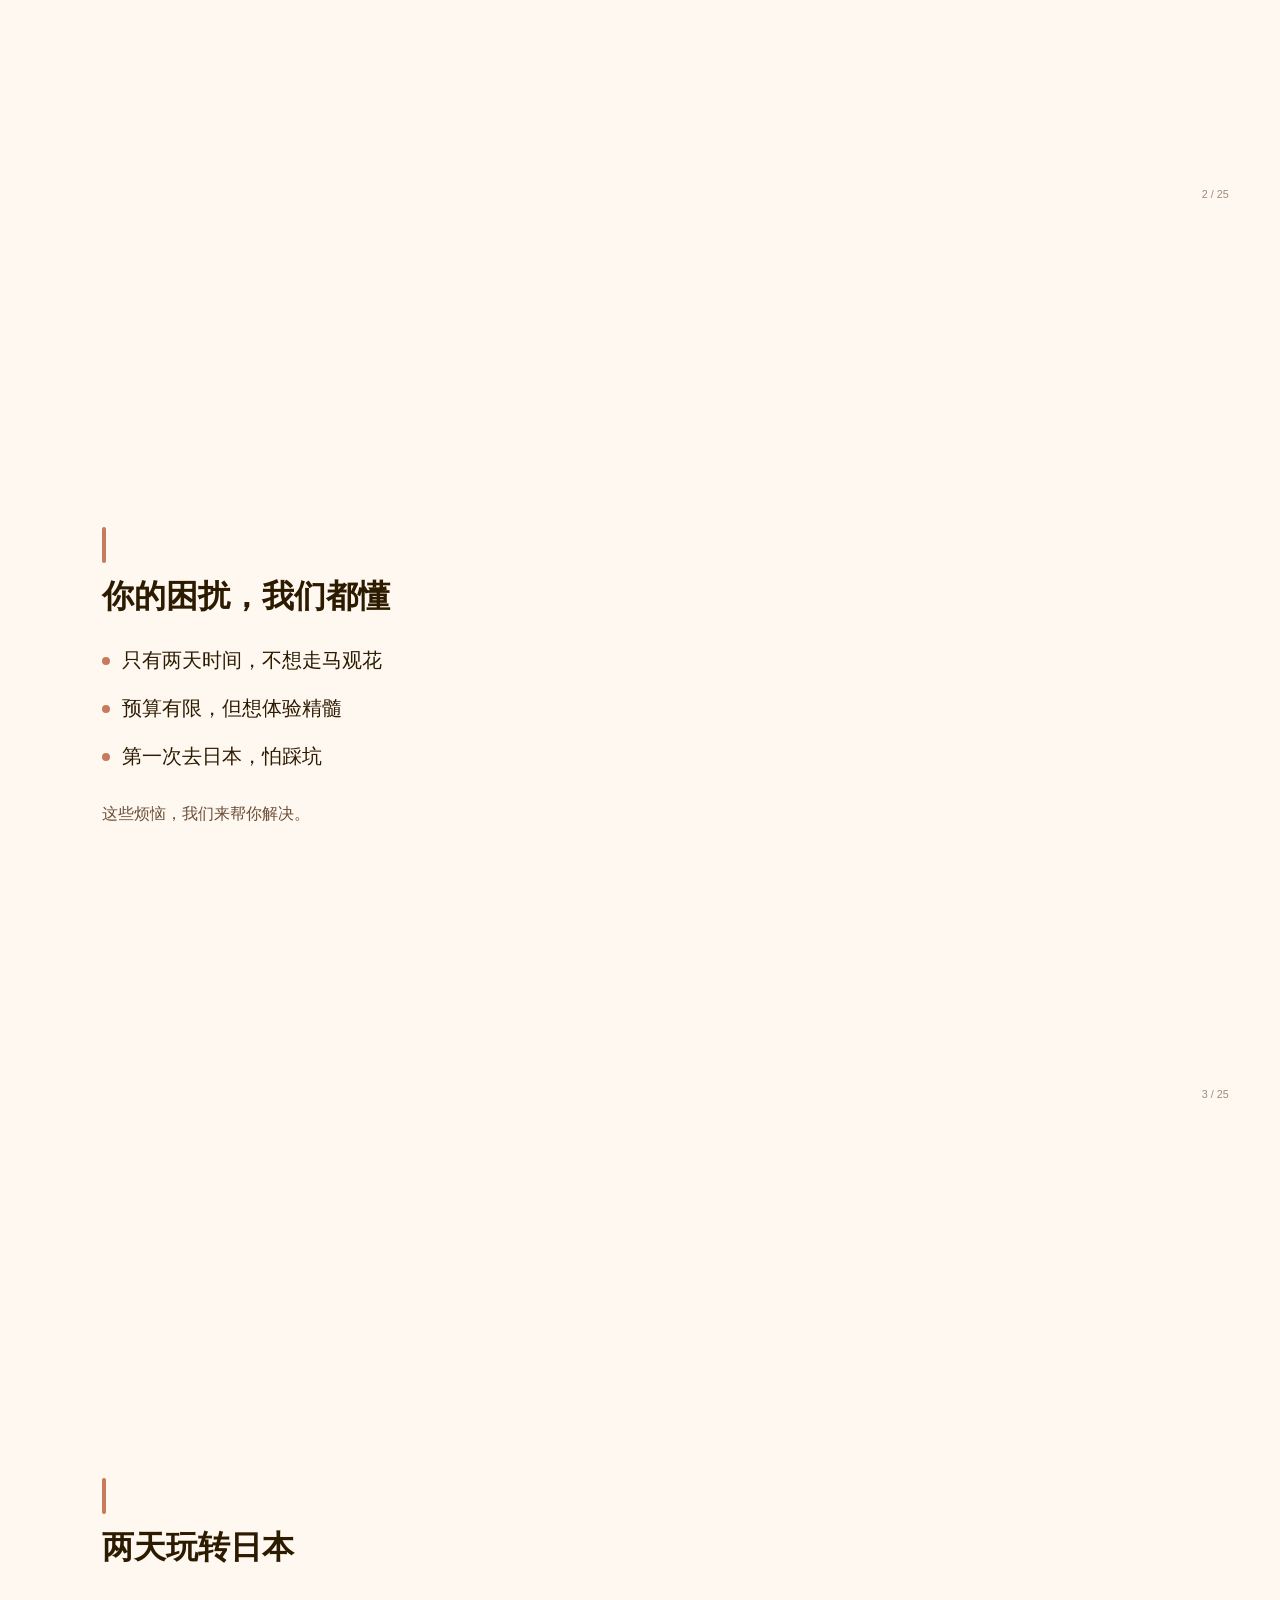
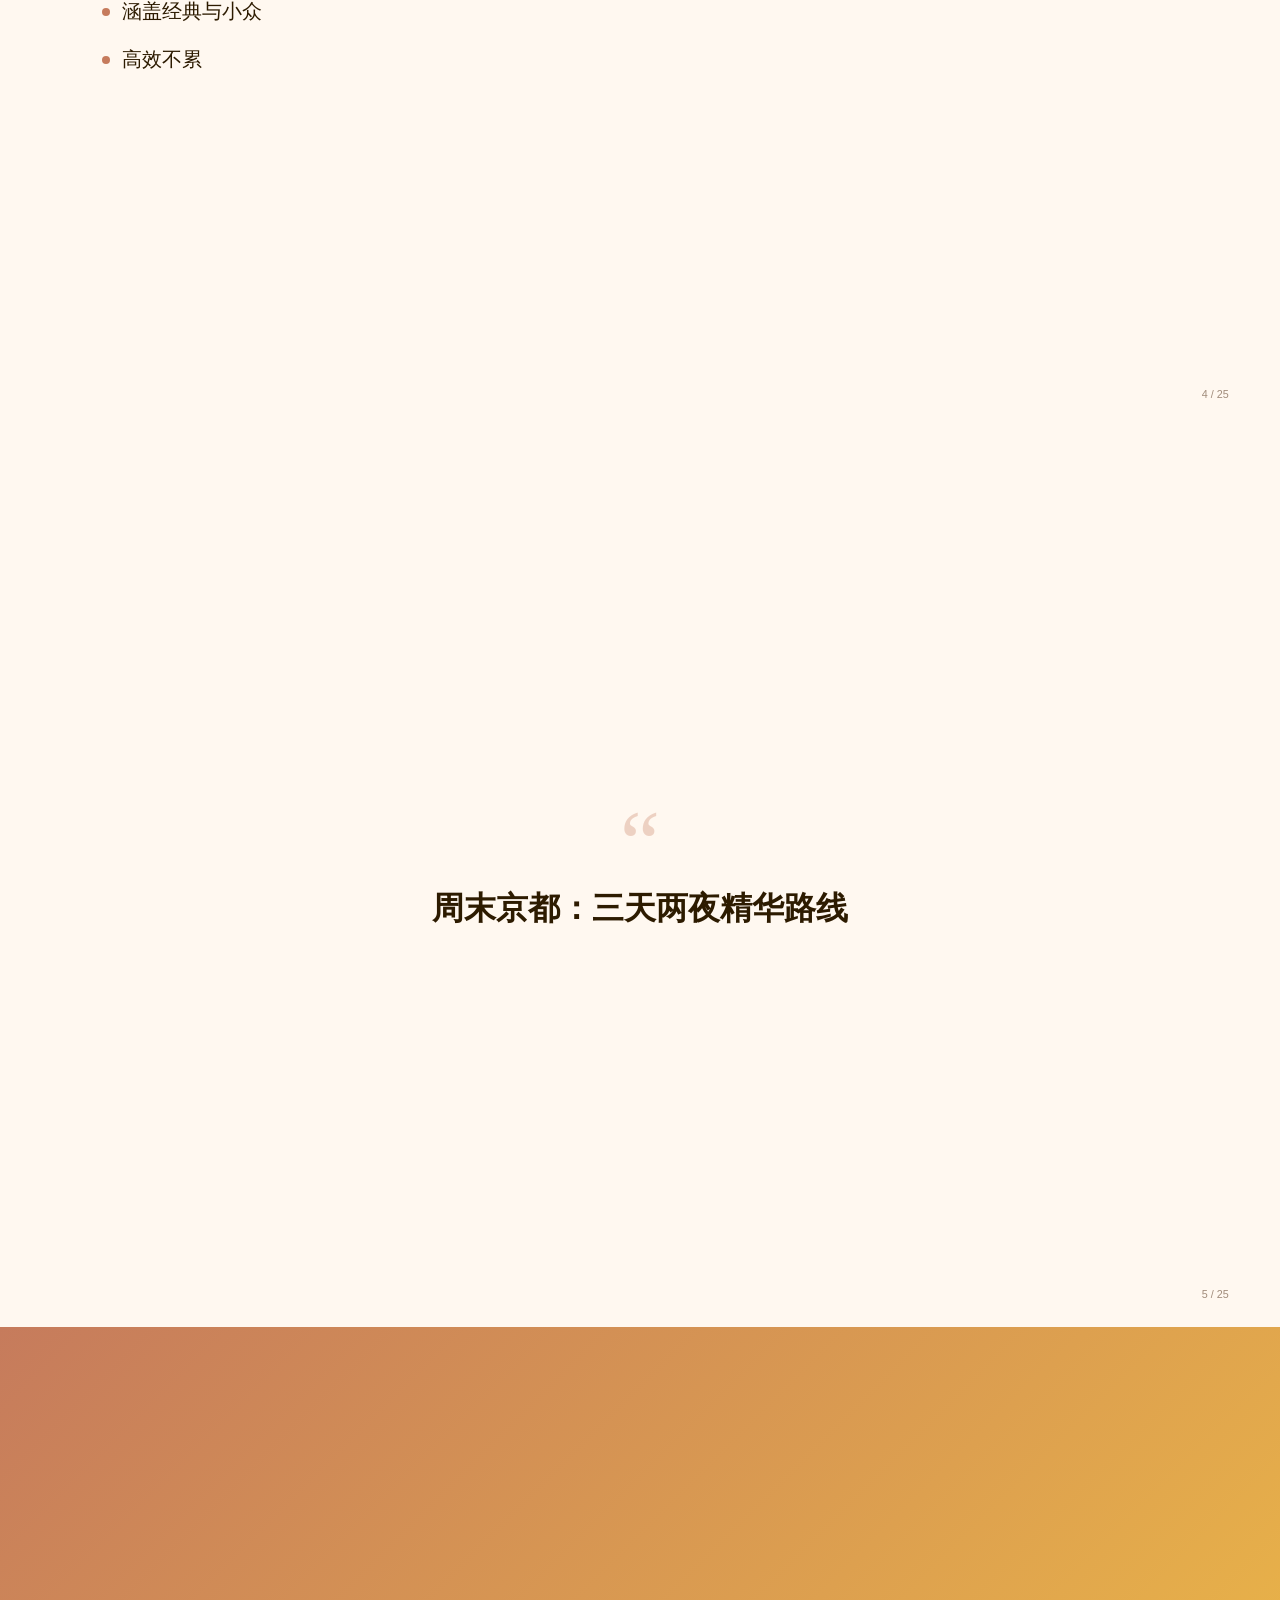
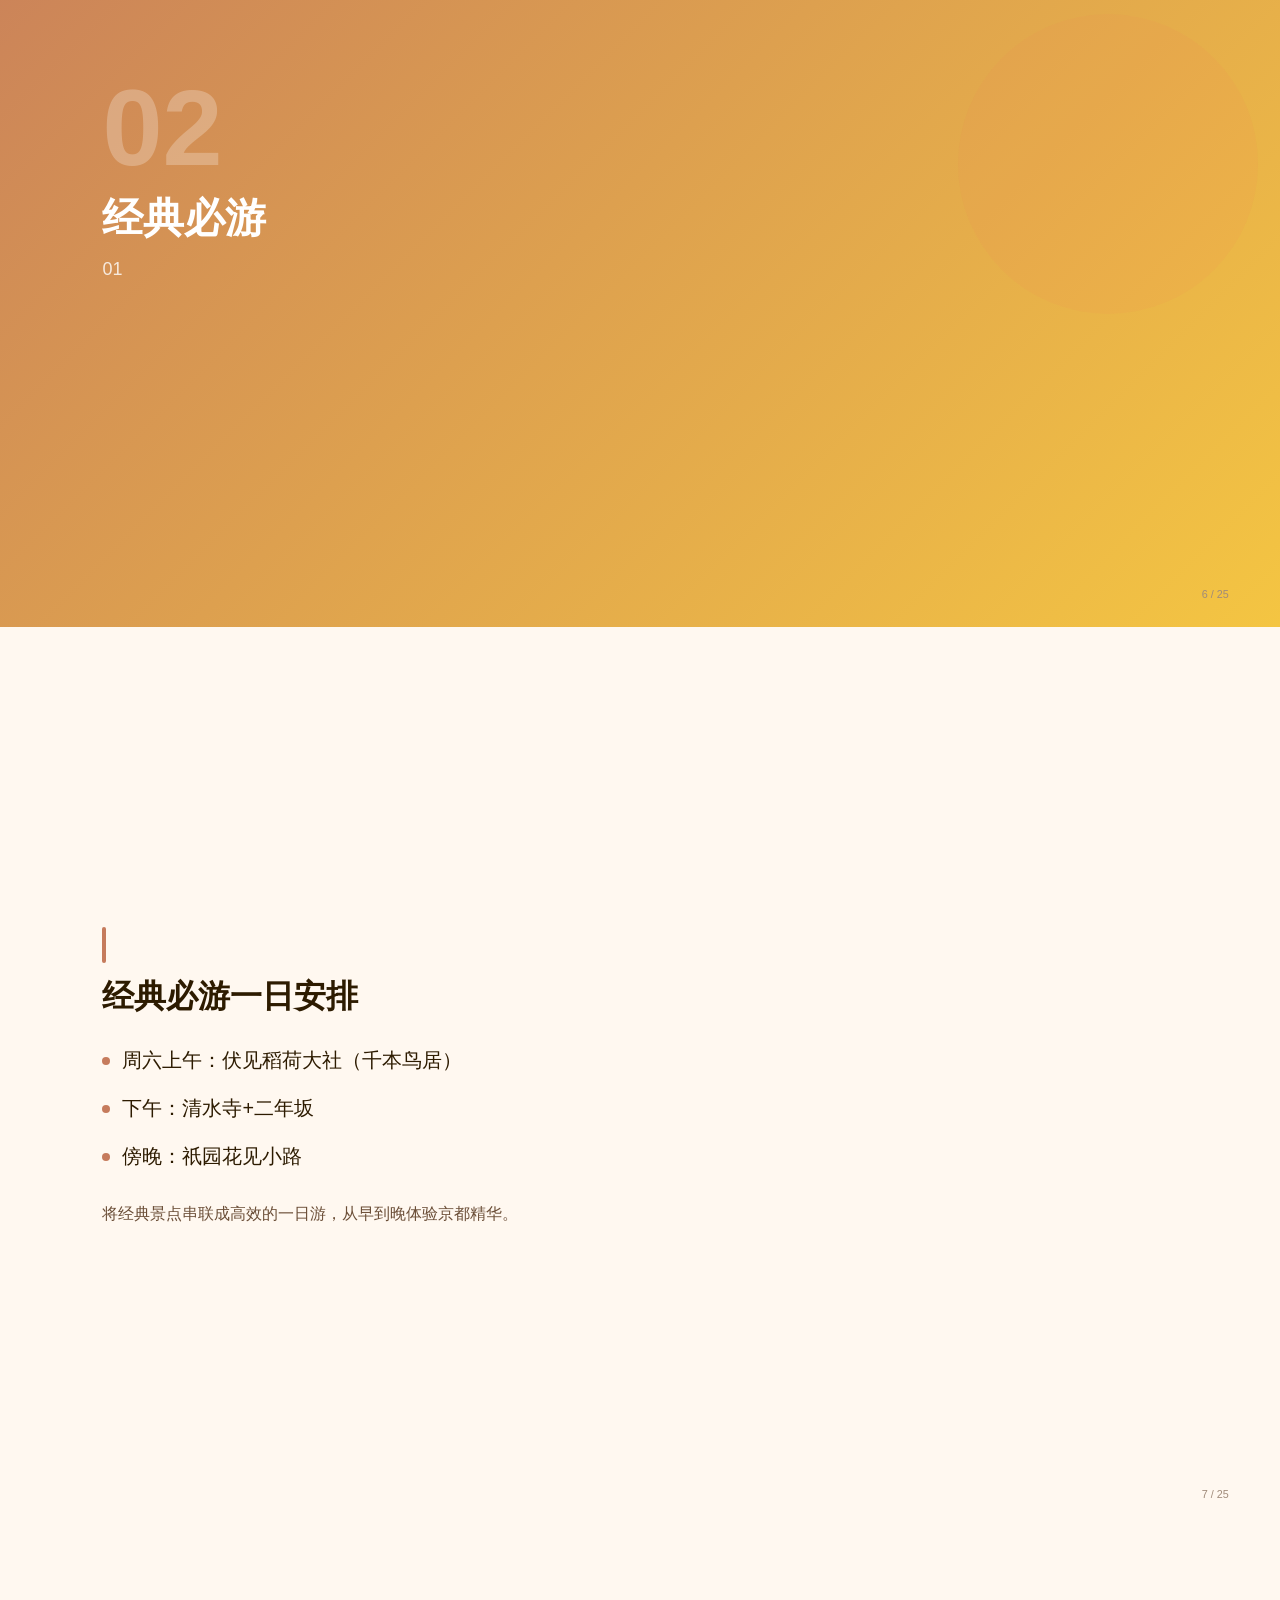
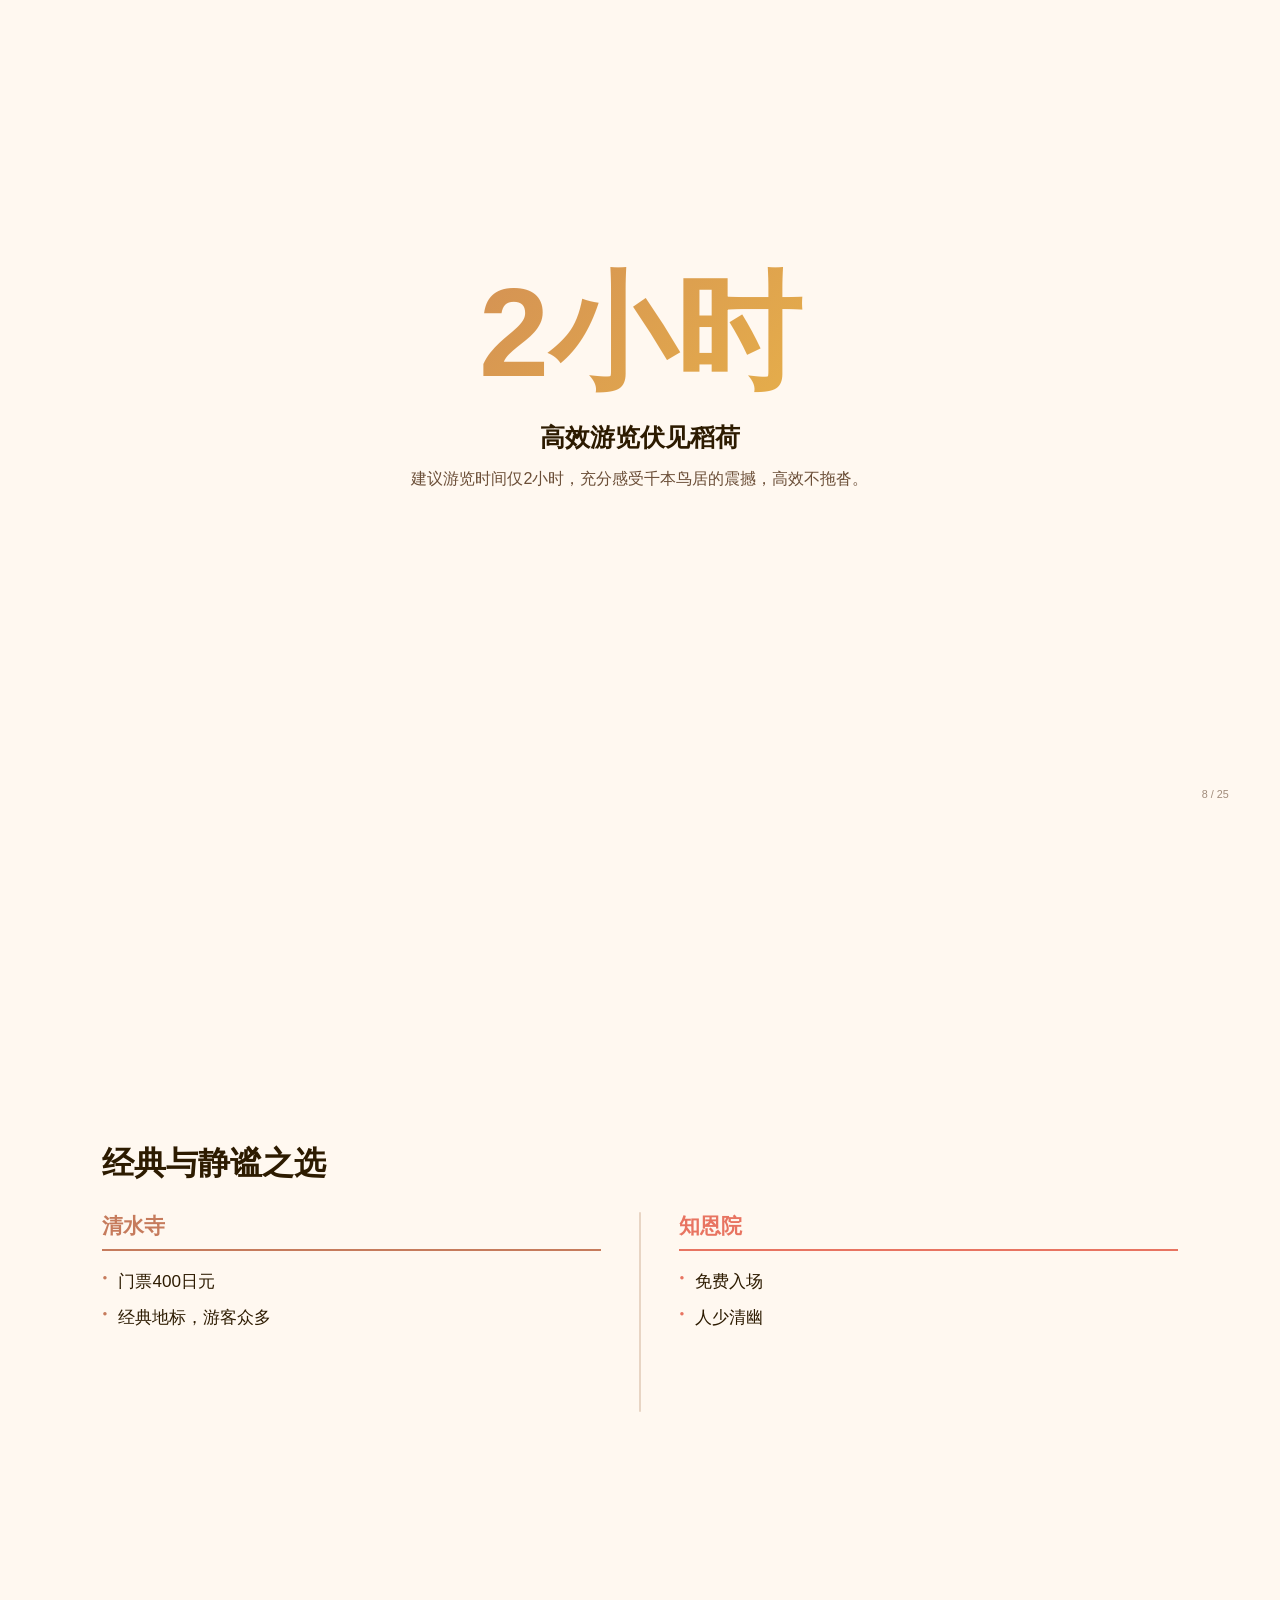
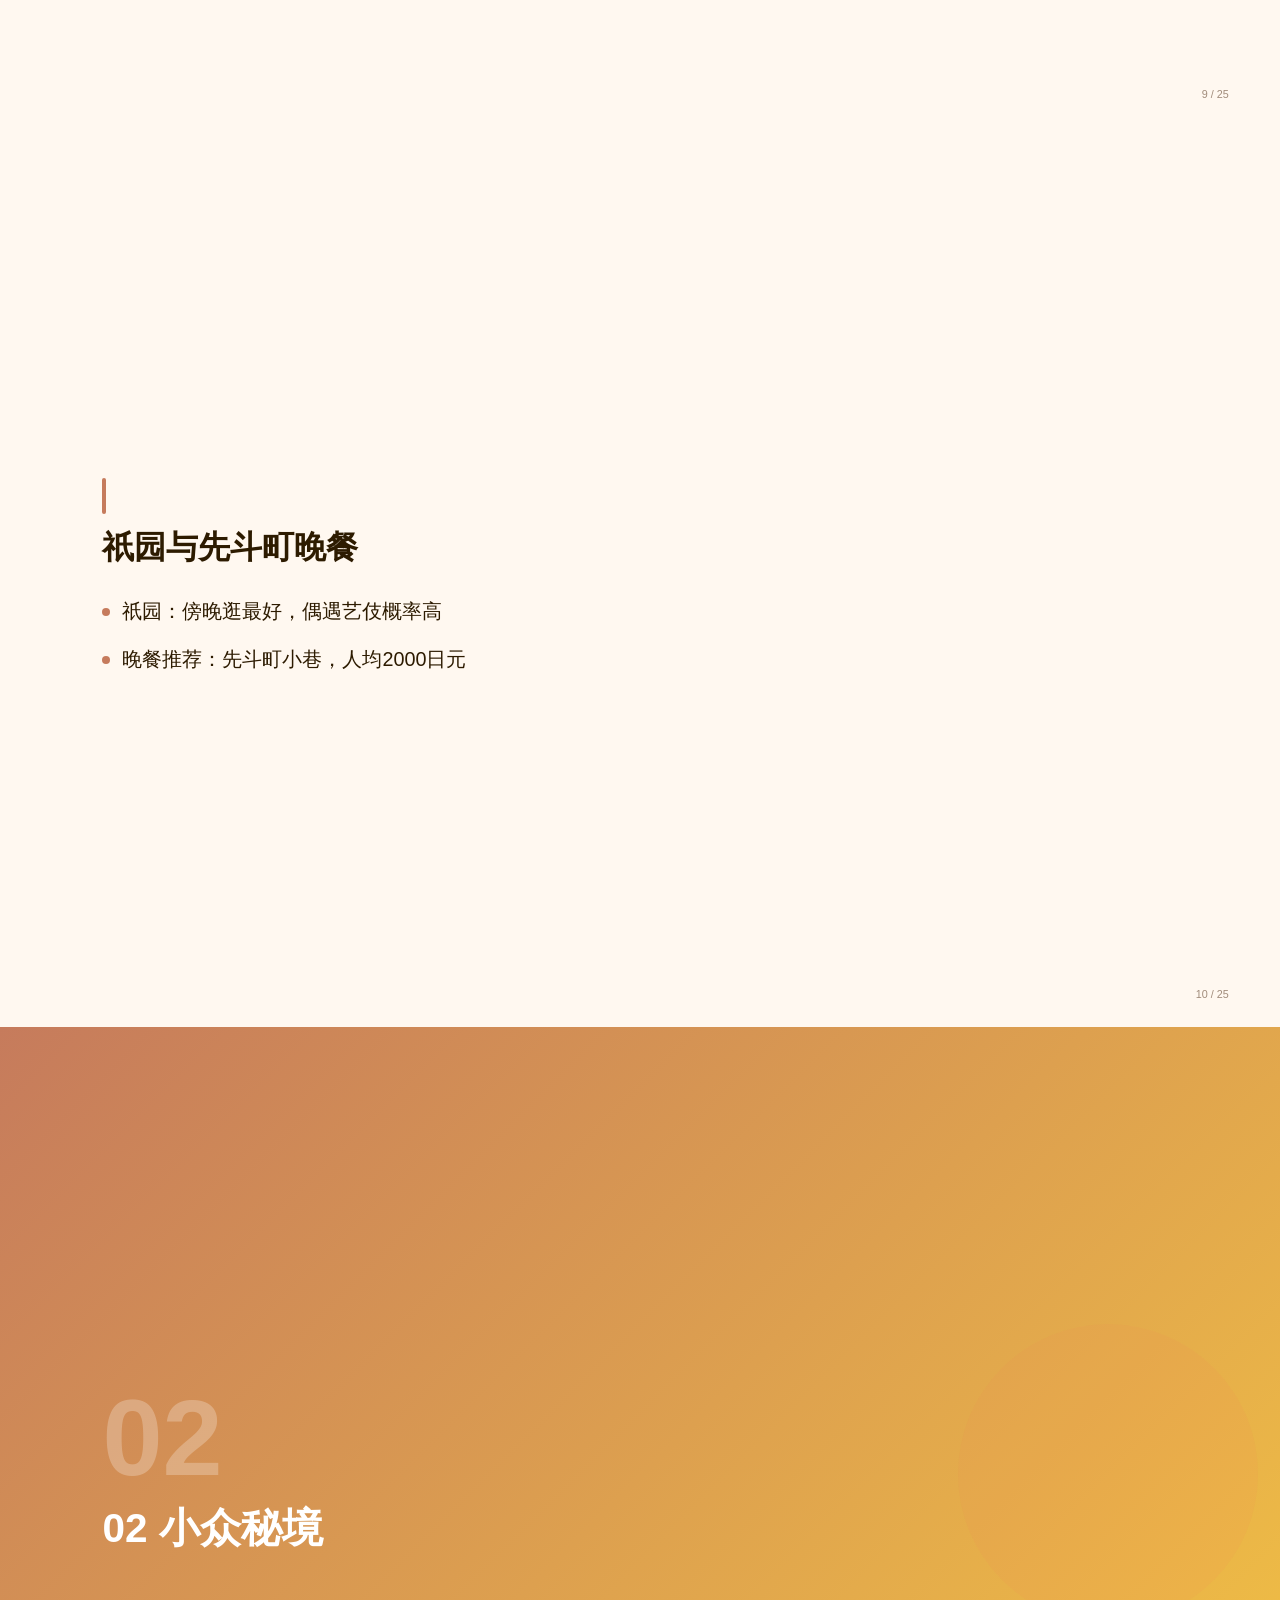
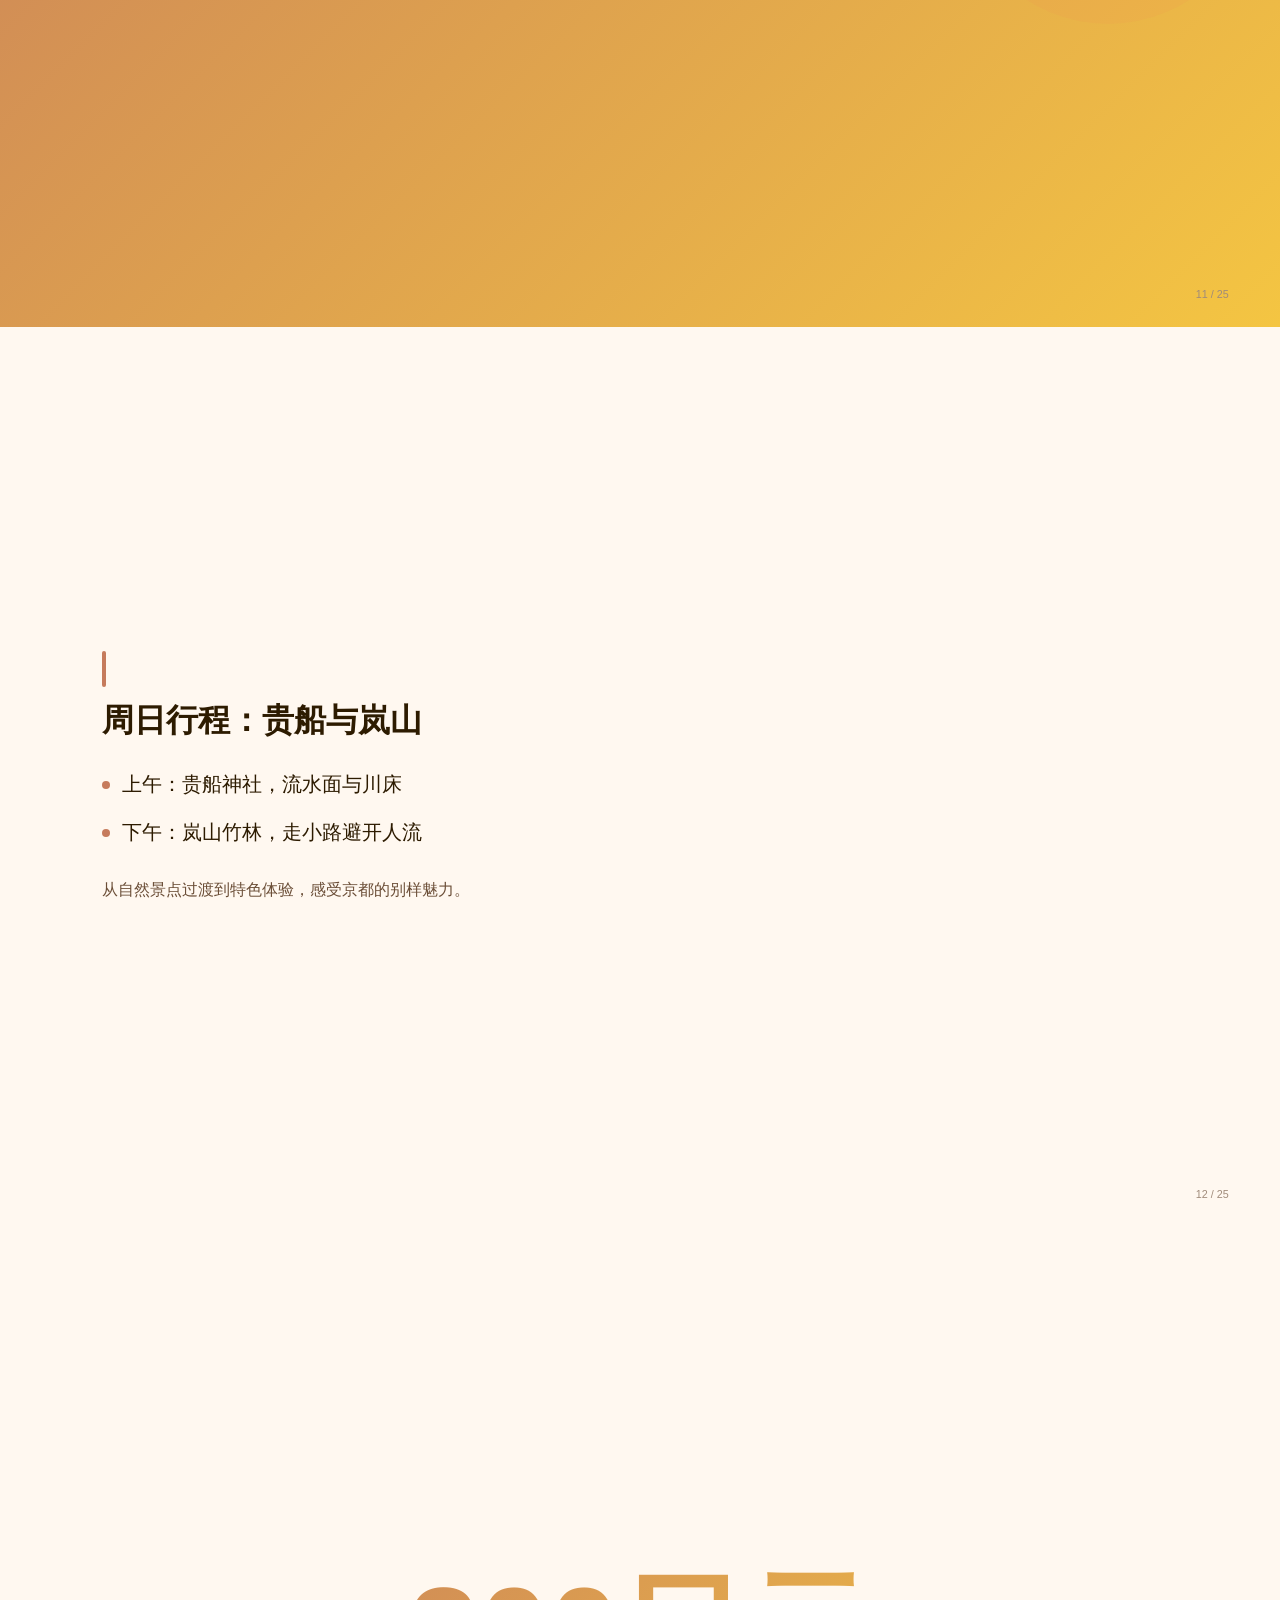
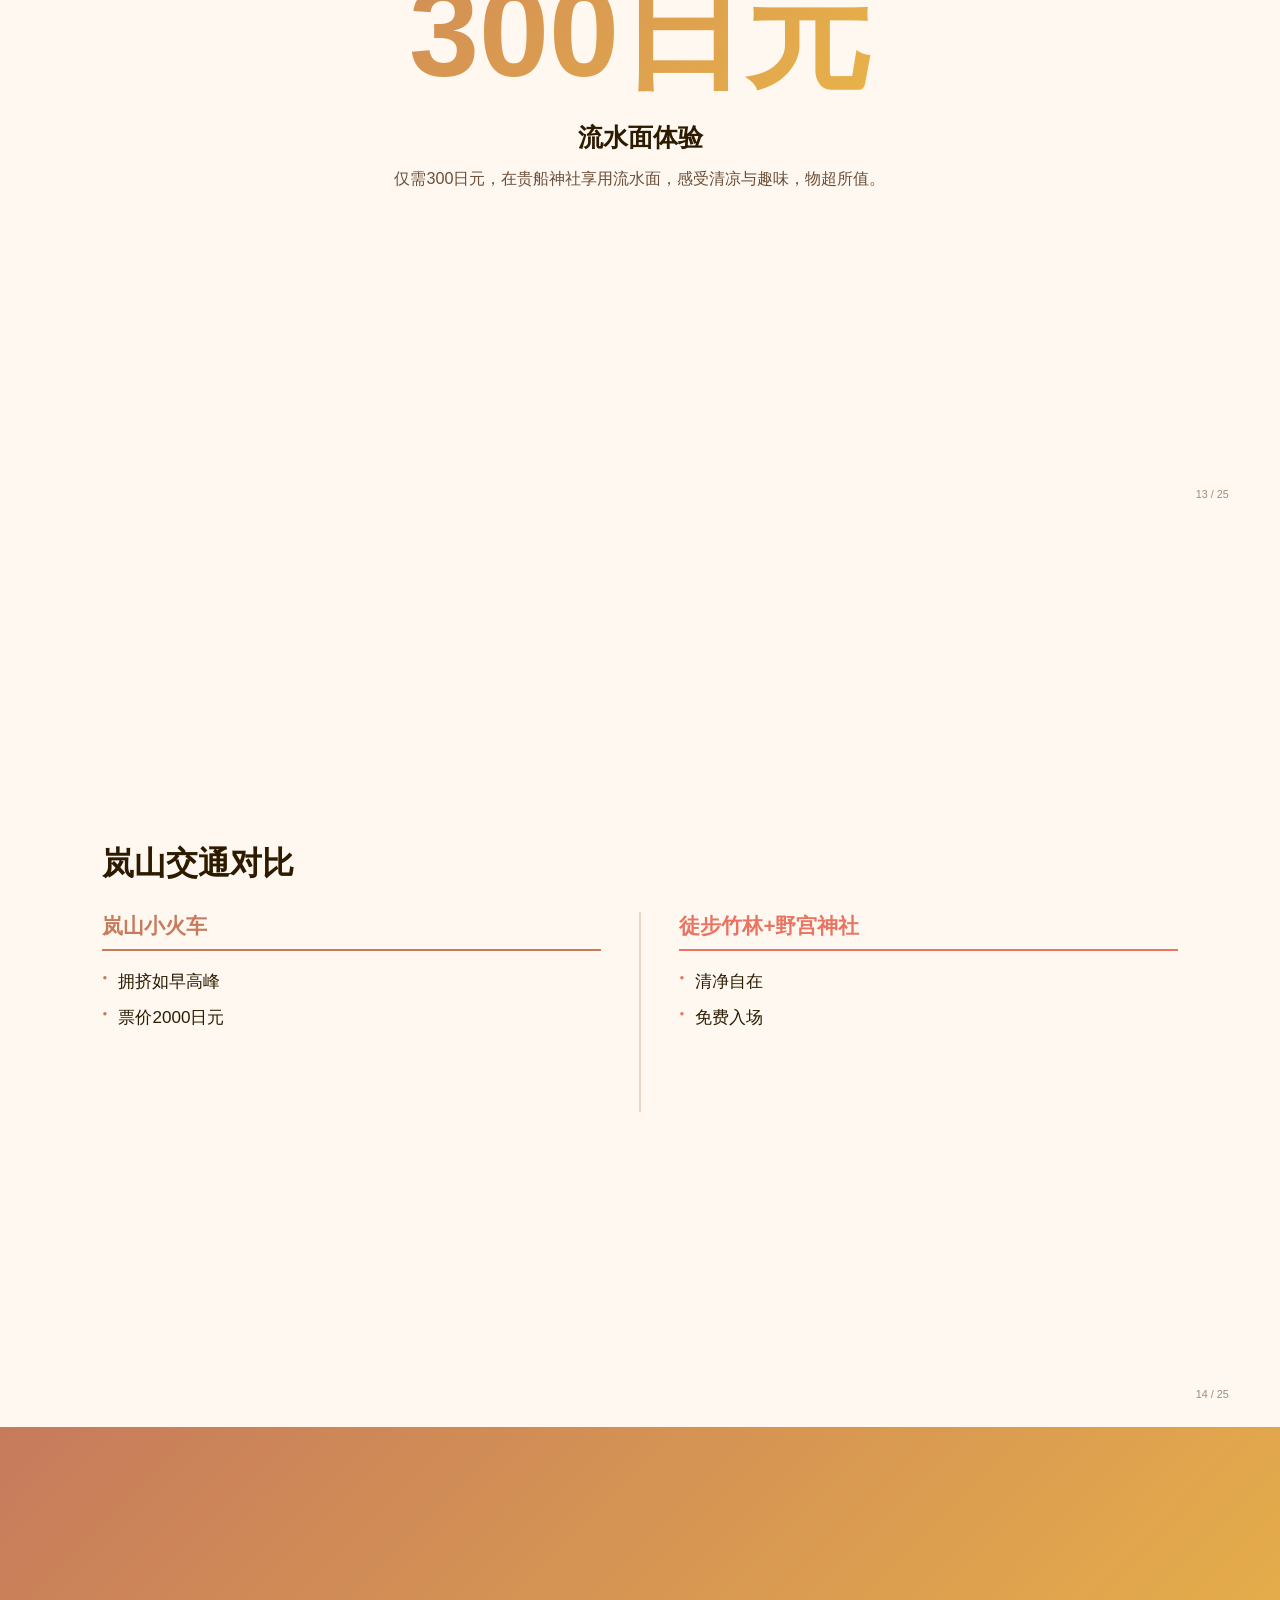
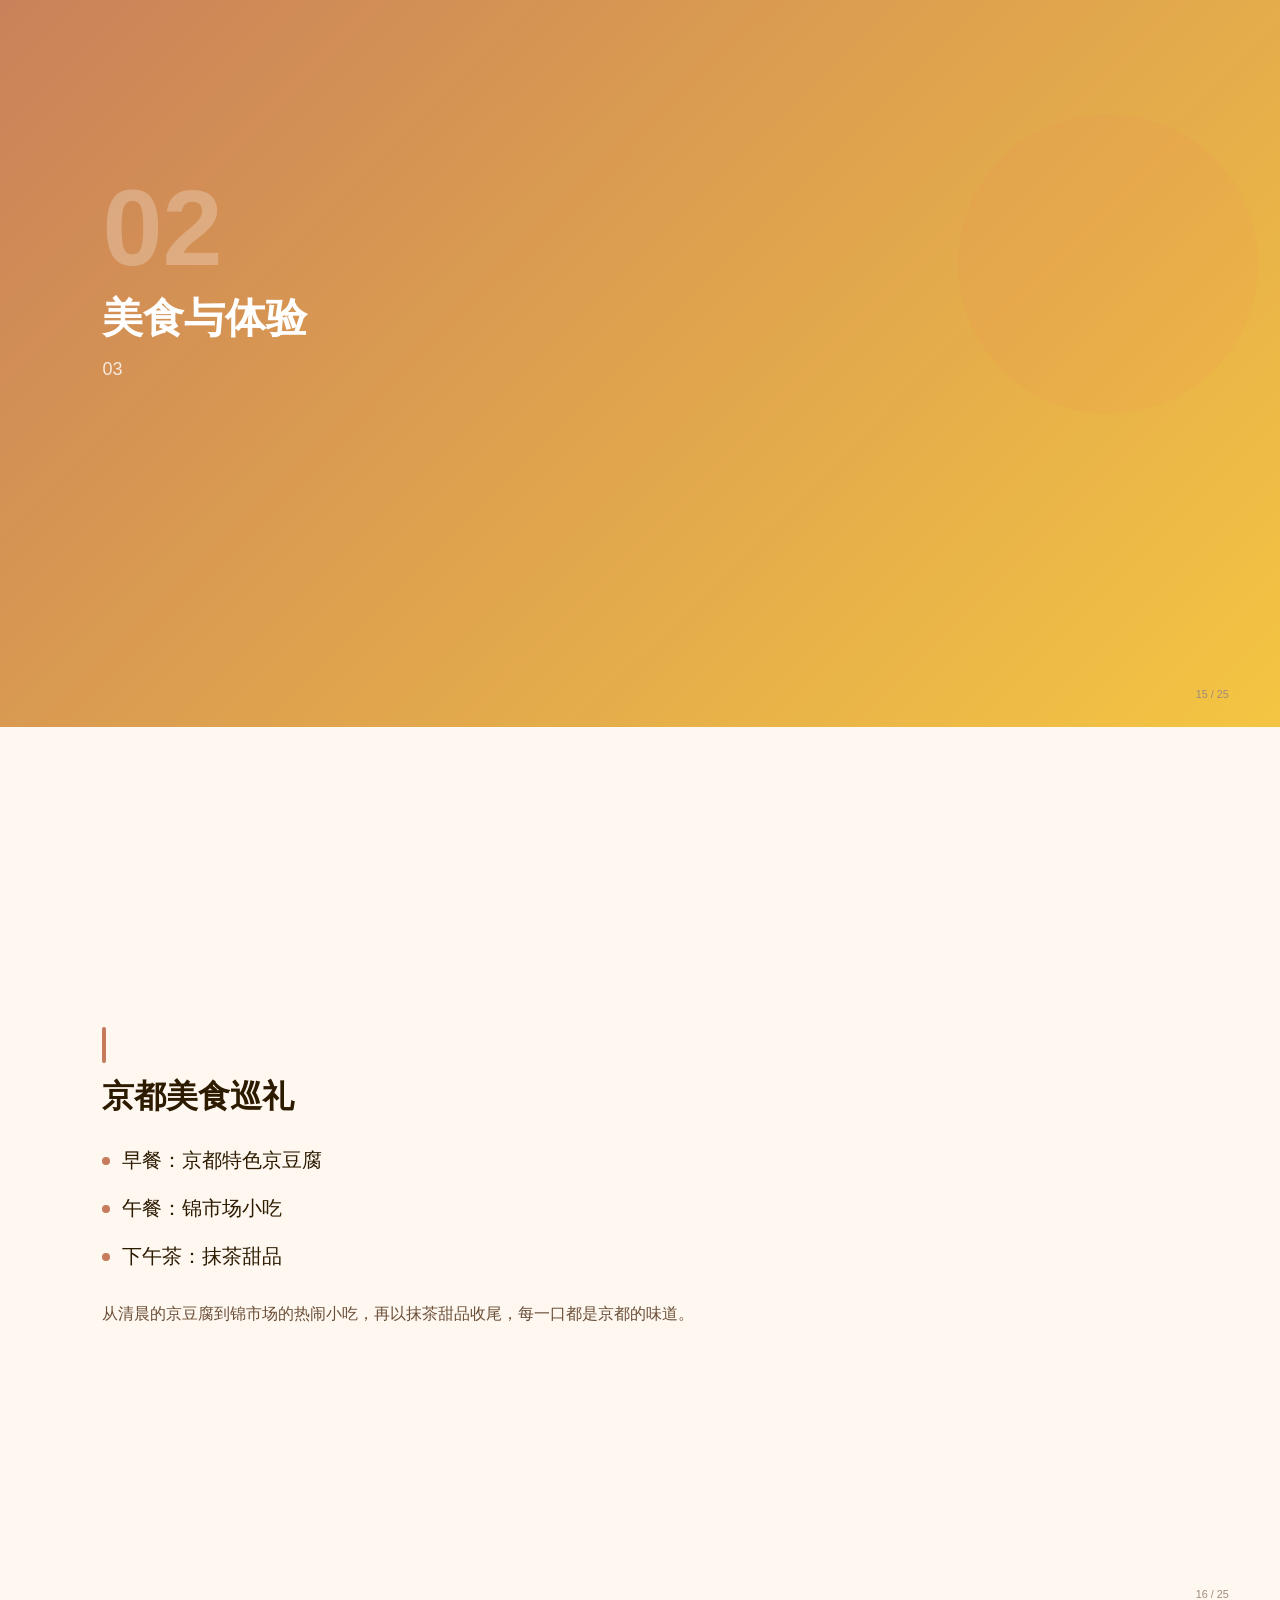
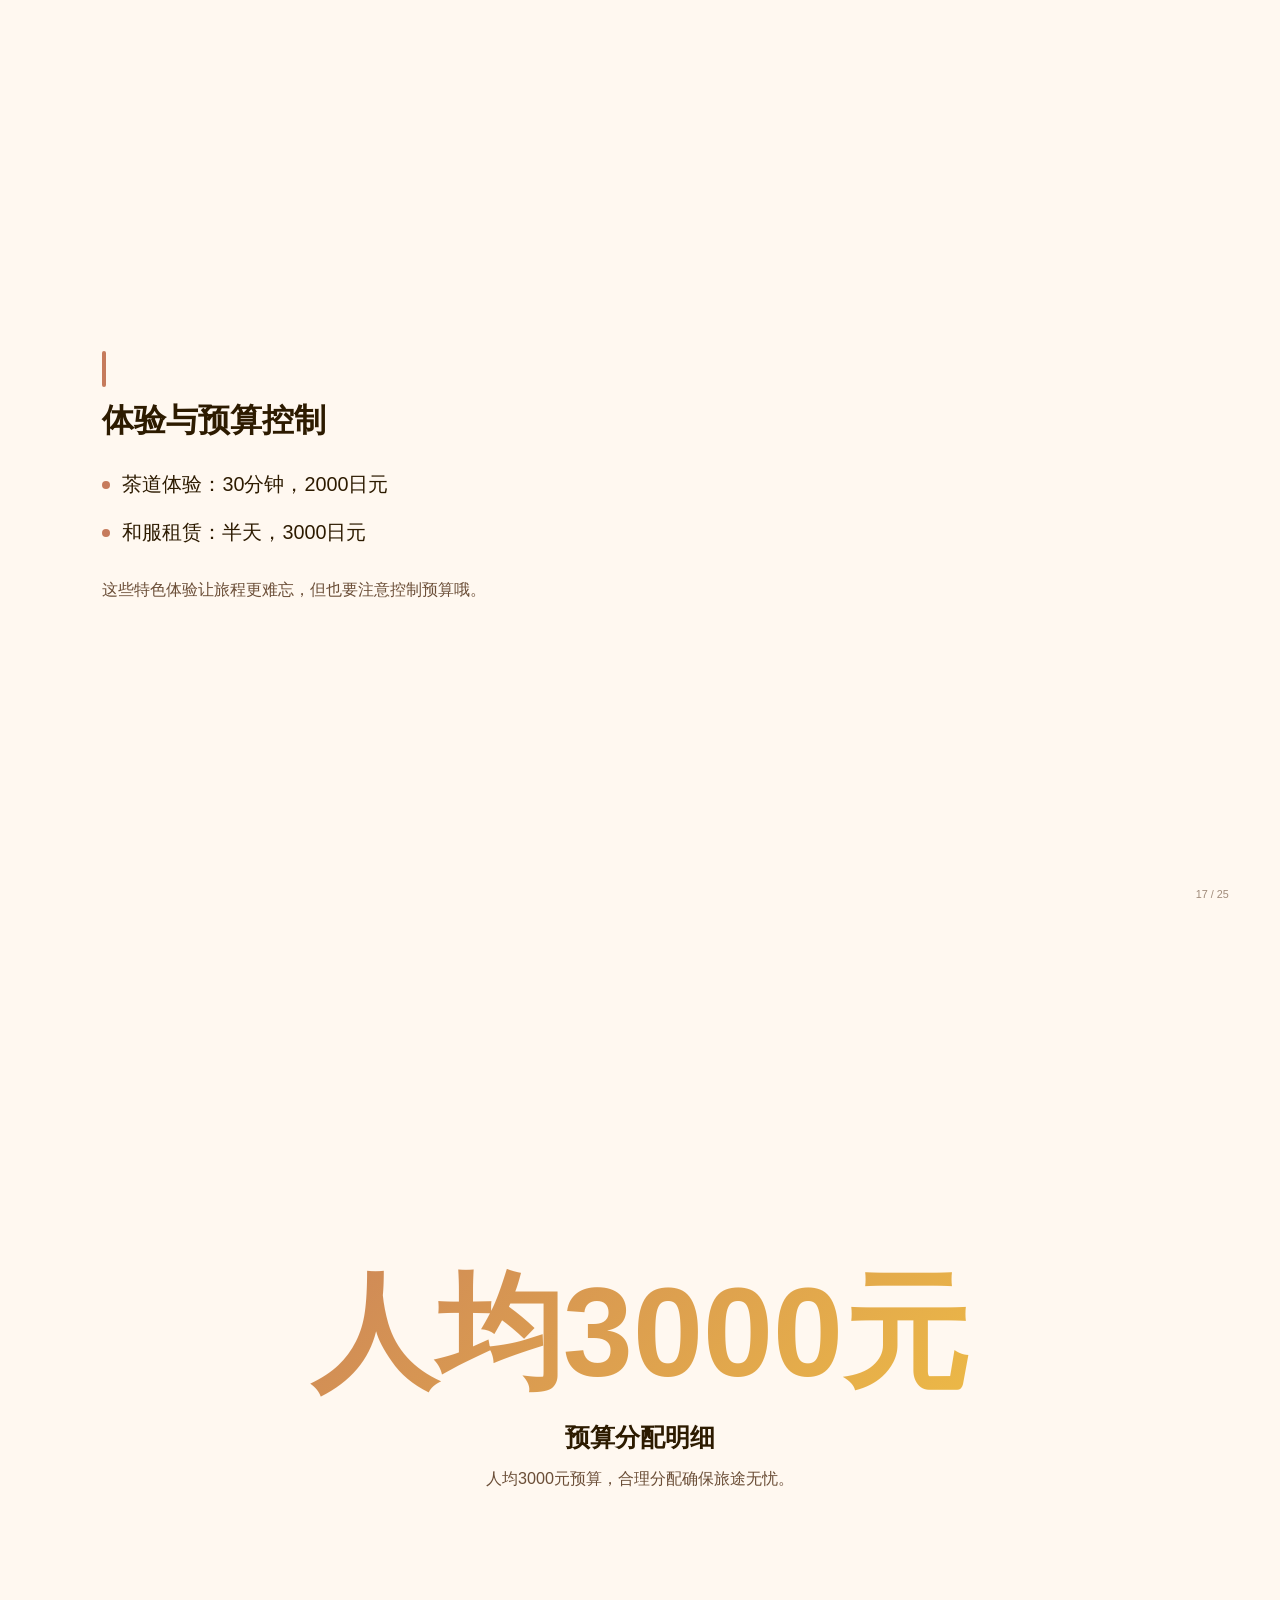
<file: doc/10-demo5-京都周末.html>
<!DOCTYPE html>
<html lang="zh-CN">
<head>
<meta charset="UTF-8">
<meta name="viewport" content="width=device-width, initial-scale=1.0">
<title>周末两天玩遍京都</title>
<style>
/* ── Reset & Base ─────────────────────────────── */
*, *::before, *::after { box-sizing: border-box; margin: 0; padding: 0; }

:root {
    --bg: #FFF8F0;
    --surface: #FFF0E0;
    --text: #2D1B00;
    --text2: #6B4E37;
    --text3: #A08B7A;
    --accent1: #C67B5C;
    --accent2: #E87461;
    --accent3: #4A7C59;
    --accent4: #F4C542;
    --on-accent: #FFFFFF;
    --divider: #E8D5C4;
    --code-bg: #2D1B00;
    --grad1: linear-gradient(135deg, #C67B5C 0%, #F4C542 100%);
    --grad2: linear-gradient(135deg, #E87461 0%, #C67B5C 100%);
}

html {
    scroll-snap-type: y mandatory;
    scroll-behavior: smooth;
    overflow-y: scroll;
    overflow-x: hidden;
    scrollbar-width: thin;
    scrollbar-color: var(--divider) transparent;
}

body {
    font-family: "PingFang SC", "Microsoft YaHei", -apple-system, "Segoe UI", sans-serif;
    background: var(--bg);
    color: var(--text);
    -webkit-font-smoothing: antialiased;
    margin: 0;
    padding: 0;
    width: 100vw;
    overflow-x: hidden;
}

/* ── Slide Base ───────────────────────────────── */
.slide {
    width: 100vw;
    height: 100vh;
    scroll-snap-align: start;
    position: relative;
    display: flex;
    align-items: center;
    justify-content: center;
    padding: 6vh 8vw;
    overflow: hidden;
    background: var(--bg);
}

.slide > div:first-child {
    width: 100%;
    max-width: 1200px;
    margin: 0 auto;
    animation: fadeUp 0.5s ease-out;
}

@keyframes fadeUp {
    from { opacity: 0; transform: translateY(20px); }
    to { opacity: 1; transform: translateY(0); }
}

.page-num {
    position: absolute;
    bottom: 3vh;
    right: 4vw;
    font-size: clamp(10px, 1.2vh, 14px);
    color: var(--text3);
    font-variant-numeric: tabular-nums;
}

/* ── Title Slide ──────────────────────────────── */
.slide-title {
    background: var(--bg);
    position: relative;
}
.title-content {
    position: relative;
    z-index: 1;
}
.title-content .accent-bar {
    width: 4px;
    height: 80px;
    background: var(--accent1);
    border-radius: 2px;
    margin-bottom: 2.5vh;
}
.title-text {
    font-size: clamp(28px, 5vh, 56px);
    font-weight: 800;
    line-height: 1.2;
    color: var(--text);
    margin-bottom: 2vh;
    letter-spacing: -0.02em;
}
.subtitle-text {
    font-size: clamp(16px, 2.5vh, 26px);
    color: var(--text2);
    font-weight: 400;
    line-height: 1.5;
}
.deco-circle {
    position: absolute;
    border-radius: 50%;
    opacity: 0.12;
    pointer-events: none;
}
.title-content .c1 {
    width: 220px; height: 220px;
    background: var(--accent1);
    right: -40px; bottom: -30px;
}
.title-content .c2 {
    width: 140px; height: 140px;
    background: var(--accent2);
    right: 60px; bottom: 80px;
}

/* ── Section Slide ────────────────────────────── */
.slide-section {
    background: var(--grad1);
}
.section-content {
    color: var(--on-accent);
    position: relative;
}
.section-number {
    font-size: clamp(60px, 12vh, 120px);
    font-weight: 900;
    opacity: 0.25;
    line-height: 1;
    margin-bottom: 1vh;
    font-family: "Impact", "Arial Black", sans-serif;
}
.section-title {
    font-size: clamp(24px, 4.5vh, 48px);
    font-weight: 700;
    margin-bottom: 1.5vh;
}
.section-subtitle {
    font-size: clamp(14px, 2vh, 22px);
    opacity: 0.8;
}
.section-content .c3 {
    width: 300px; height: 300px;
    background: var(--accent2);
    right: -80px; top: -60px;
    opacity: 0.08;
}

/* ── Bullets Slide ────────────────────────────── */
.bullets-content {
    position: relative;
}
.bullets-content .accent-bar {
    width: 4px;
    height: 36px;
    background: var(--accent1);
    border-radius: 2px;
    margin-bottom: 1.5vh;
}
.slide-title {
    font-size: clamp(20px, 3.5vh, 36px);
    font-weight: 700;
    margin-bottom: 3vh;
    color: var(--text);
}
.bullet-list {
    list-style: none;
    display: flex;
    flex-direction: column;
    gap: 1.8vh;
}
.bullet-list li {
    display: flex;
    align-items: flex-start;
    gap: 12px;
    font-size: clamp(14px, 2.2vh, 22px);
    line-height: 1.6;
    color: var(--text);
}
.bullet-dot {
    flex-shrink: 0;
    width: 8px; height: 8px;
    background: var(--accent1);
    border-radius: 50%;
    margin-top: 0.6em;
}
.body-text {
    margin-top: 3vh;
    font-size: clamp(13px, 1.8vh, 18px);
    color: var(--text2);
    line-height: 1.7;
}

/* ── Statement Slide ──────────────────────────── */
.slide-statement {
    background: var(--bg);
}
.statement-content {
    text-align: center;
    max-width: 85%;
    margin: 0 auto;
}
.quote-mark {
    font-size: clamp(50px, 10vh, 100px);
    color: var(--accent1);
    opacity: 0.3;
    line-height: 0.5;
    font-family: Georgia, serif;
    margin-bottom: 2vh;
}
.statement-text {
    font-size: clamp(20px, 3.5vh, 38px);
    font-weight: 600;
    line-height: 1.6;
    color: var(--text);
    border: none;
    padding: 0;
    margin: 0;
}
.attr-text {
    margin-top: 3vh;
    font-size: clamp(13px, 1.8vh, 18px);
    color: var(--text3);
    font-style: italic;
}

/* ── Comparison Slide ─────────────────────────── */
.comparison-content .slide-title {
    margin-bottom: 3vh;
}
.compare-grid {
    display: grid;
    grid-template-columns: 1fr 2px 1fr;
    gap: 0 3vw;
    align-items: start;
}
.compare-divider {
    background: var(--divider);
    height: 100%;
    min-height: 200px;
    border-radius: 1px;
}
.compare-col h3 {
    font-size: clamp(16px, 2.3vh, 24px);
    font-weight: 700;
    margin-bottom: 2vh;
    padding-bottom: 1vh;
}
.col-left h3 { color: var(--accent1); border-bottom: 2px solid var(--accent1); }
.col-right h3 { color: var(--accent2); border-bottom: 2px solid var(--accent2); }
.compare-col ul {
    list-style: none;
    display: flex;
    flex-direction: column;
    gap: 1.2vh;
}
.compare-col li {
    font-size: clamp(13px, 1.9vh, 19px);
    line-height: 1.5;
    color: var(--text);
    padding-left: 16px;
    position: relative;
}
.compare-col li::before {
    content: "●";
    position: absolute;
    left: 0;
    font-size: 8px;
    top: 0.4em;
}
.col-left li::before { color: var(--accent1); }
.col-right li::before { color: var(--accent2); }

/* ── Big Number Slide ─────────────────────────── */
.big-number-content {
    text-align: center;
}
.bn-number {
    font-size: clamp(60px, 14vh, 140px);
    font-weight: 900;
    background: var(--grad1);
    -webkit-background-clip: text;
    -webkit-text-fill-color: transparent;
    background-clip: text;
    line-height: 1.1;
    font-family: "Impact", "Arial Black", sans-serif;
}
.bn-label {
    font-size: clamp(18px, 2.8vh, 30px);
    font-weight: 600;
    color: var(--text);
    margin-top: 2vh;
}
.bn-context {
    font-size: clamp(13px, 1.8vh, 18px);
    color: var(--text2);
    margin-top: 1.5vh;
}

/* ── Code Slide ───────────────────────────────── */
.code-content .slide-title {
    margin-bottom: 2.5vh;
}
.code-grid {
    display: grid;
    grid-template-columns: 1.2fr 0.8fr;
    gap: 3vw;
    align-items: start;
}
.code-block {
    background: var(--code-bg);
    border-radius: 12px;
    padding: 2.5vh 2vw;
    overflow-x: auto;
    box-shadow: 0 4px 24px rgba(0,0,0,0.12);
}
.code-block code {
    font-family: "JetBrains Mono", "Fira Code", "Consolas", monospace;
    font-size: clamp(11px, 1.5vh, 16px);
    line-height: 1.7;
    color: #D4D4D4;
    white-space: pre;
}
.code-notes {
    display: flex;
    flex-direction: column;
    gap: 1.5vh;
    padding-top: 1vh;
}
.note-item {
    font-size: clamp(12px, 1.7vh, 17px);
    color: var(--text2);
    line-height: 1.5;
    display: flex;
    gap: 8px;
}
.note-arrow {
    color: var(--accent1);
    font-weight: 700;
    flex-shrink: 0;
}

/* ── End Slide ────────────────────────────────── */
.slide-end {
    background: var(--grad1);
}
.end-content {
    text-align: center;
    color: var(--on-accent);
    position: relative;
}
.end-thanks {
    font-size: clamp(32px, 6vh, 64px);
    font-weight: 800;
    letter-spacing: 0.05em;
}
.end-contact {
    margin-top: 3vh;
    font-size: clamp(14px, 2vh, 20px);
    opacity: 0.85;
}
.end-content .c4 {
    width: 160px; height: 160px;
    background: var(--accent2);
    left: -40px; top: -30px;
    opacity: 0.1;
}
.end-content .c5 {
    width: 120px; height: 120px;
    background: var(--accent2);
    right: -20px; bottom: -20px;
    opacity: 0.1;
}

/* ── Navigation hint ──────────────────────────── */
.nav-hint {
    position: fixed;
    bottom: 12px;
    left: 50%;
    transform: translateX(-50%);
    font-size: 12px;
    color: var(--text3);
    opacity: 0.6;
    z-index: 100;
    pointer-events: none;
    transition: opacity 0.3s;
}
</style>
</head>
<body>

<section class="slide slide-title" data-slide="1">

        <div class="title-content">
            <div class="accent-bar"></div>
            <h1 class="title-text">周末两天玩遍京都！</h1>
            <p class="subtitle-text">人均3000元，经典与小众全收录</p>
            <div class="deco-circle c1"></div>
            <div class="deco-circle c2"></div>
        </div>

</section>
<section class="slide slide-statement" data-slide="2">

        <div class="statement-content">
            <div class="quote-mark">“</div>
            <blockquote class="statement-text">第一次去京都，两天够吗？</blockquote>
            
        </div>
<div class="page-num">2 / 25</div>
</section>
<section class="slide slide-bullets" data-slide="3">

        <div class="bullets-content">
            <div class="accent-bar"></div>
            <h2 class="slide-title">你的困扰，我们都懂</h2>
            <ul class="bullet-list"><li><span class="bullet-dot"></span><span class="bullet-text">只有两天时间，不想走马观花</span></li>
<li><span class="bullet-dot"></span><span class="bullet-text">预算有限，但想体验精髓</span></li>
<li><span class="bullet-dot"></span><span class="bullet-text">第一次去日本，怕踩坑</span></li></ul>
            <p class="body-text">这些烦恼，我们来帮你解决。</p>
        </div>
<div class="page-num">3 / 25</div>
</section>
<section class="slide slide-bullets" data-slide="4">

        <div class="bullets-content">
            <div class="accent-bar"></div>
            <h2 class="slide-title">两天玩转日本</h2>
            <ul class="bullet-list"><li><span class="bullet-dot"></span><span class="bullet-text">涵盖经典与小众</span></li>
<li><span class="bullet-dot"></span><span class="bullet-text">高效不累</span></li></ul>
            
        </div>
<div class="page-num">4 / 25</div>
</section>
<section class="slide slide-statement" data-slide="5">

        <div class="statement-content">
            <div class="quote-mark">“</div>
            <blockquote class="statement-text">周末京都：三天两夜精华路线</blockquote>
            
        </div>
<div class="page-num">5 / 25</div>
</section>
<section class="slide slide-section" data-slide="6">

        <div class="section-content">
            <div class="section-number">02</div>
            <h2 class="section-title">经典必游</h2>
            <p class="section-subtitle">01</p>
            <div class="deco-circle c3"></div>
        </div>
<div class="page-num">6 / 25</div>
</section>
<section class="slide slide-bullets" data-slide="7">

        <div class="bullets-content">
            <div class="accent-bar"></div>
            <h2 class="slide-title">经典必游一日安排</h2>
            <ul class="bullet-list"><li><span class="bullet-dot"></span><span class="bullet-text">周六上午：伏见稻荷大社（千本鸟居）</span></li>
<li><span class="bullet-dot"></span><span class="bullet-text">下午：清水寺+二年坂</span></li>
<li><span class="bullet-dot"></span><span class="bullet-text">傍晚：祇园花见小路</span></li></ul>
            <p class="body-text">将经典景点串联成高效的一日游，从早到晚体验京都精华。</p>
        </div>
<div class="page-num">7 / 25</div>
</section>
<section class="slide slide-big_number" data-slide="8">

        <div class="big-number-content">
            <div class="bn-number">2小时</div>
            <h3 class="bn-label">高效游览伏见稻荷</h3>
            <p class="bn-context">建议游览时间仅2小时，充分感受千本鸟居的震撼，高效不拖沓。</p>
        </div>
<div class="page-num">8 / 25</div>
</section>
<section class="slide slide-comparison" data-slide="9">

        <div class="comparison-content">
            <h2 class="slide-title">经典与静谧之选</h2>
            <div class="compare-grid">
                <div class="compare-col col-left">
                    <h3>清水寺</h3>
                    <ul><li>门票400日元</li>
<li>经典地标，游客众多</li></ul>
                </div>
                <div class="compare-divider"></div>
                <div class="compare-col col-right">
                    <h3>知恩院</h3>
                    <ul><li>免费入场</li>
<li>人少清幽</li></ul>
                </div>
            </div>
        </div>
<div class="page-num">9 / 25</div>
</section>
<section class="slide slide-bullets" data-slide="10">

        <div class="bullets-content">
            <div class="accent-bar"></div>
            <h2 class="slide-title">祇园与先斗町晚餐</h2>
            <ul class="bullet-list"><li><span class="bullet-dot"></span><span class="bullet-text">祇园：傍晚逛最好，偶遇艺伎概率高</span></li>
<li><span class="bullet-dot"></span><span class="bullet-text">晚餐推荐：先斗町小巷，人均2000日元</span></li></ul>
            
        </div>
<div class="page-num">10 / 25</div>
</section>
<section class="slide slide-section" data-slide="11">

        <div class="section-content">
            <div class="section-number">02</div>
            <h2 class="section-title">02 小众秘境</h2>
            <p class="section-subtitle"></p>
            <div class="deco-circle c3"></div>
        </div>
<div class="page-num">11 / 25</div>
</section>
<section class="slide slide-bullets" data-slide="12">

        <div class="bullets-content">
            <div class="accent-bar"></div>
            <h2 class="slide-title">周日行程：贵船与岚山</h2>
            <ul class="bullet-list"><li><span class="bullet-dot"></span><span class="bullet-text">上午：贵船神社，流水面与川床</span></li>
<li><span class="bullet-dot"></span><span class="bullet-text">下午：岚山竹林，走小路避开人流</span></li></ul>
            <p class="body-text">从自然景点过渡到特色体验，感受京都的别样魅力。</p>
        </div>
<div class="page-num">12 / 25</div>
</section>
<section class="slide slide-big_number" data-slide="13">

        <div class="big-number-content">
            <div class="bn-number">300日元</div>
            <h3 class="bn-label">流水面体验</h3>
            <p class="bn-context">仅需300日元，在贵船神社享用流水面，感受清凉与趣味，物超所值。</p>
        </div>
<div class="page-num">13 / 25</div>
</section>
<section class="slide slide-comparison" data-slide="14">

        <div class="comparison-content">
            <h2 class="slide-title">岚山交通对比</h2>
            <div class="compare-grid">
                <div class="compare-col col-left">
                    <h3>岚山小火车</h3>
                    <ul><li>拥挤如早高峰</li>
<li>票价2000日元</li></ul>
                </div>
                <div class="compare-divider"></div>
                <div class="compare-col col-right">
                    <h3>徒步竹林+野宫神社</h3>
                    <ul><li>清净自在</li>
<li>免费入场</li></ul>
                </div>
            </div>
        </div>
<div class="page-num">14 / 25</div>
</section>
<section class="slide slide-section" data-slide="15">

        <div class="section-content">
            <div class="section-number">02</div>
            <h2 class="section-title">美食与体验</h2>
            <p class="section-subtitle">03</p>
            <div class="deco-circle c3"></div>
        </div>
<div class="page-num">15 / 25</div>
</section>
<section class="slide slide-bullets" data-slide="16">

        <div class="bullets-content">
            <div class="accent-bar"></div>
            <h2 class="slide-title">京都美食巡礼</h2>
            <ul class="bullet-list"><li><span class="bullet-dot"></span><span class="bullet-text">早餐：京都特色京豆腐</span></li>
<li><span class="bullet-dot"></span><span class="bullet-text">午餐：锦市场小吃</span></li>
<li><span class="bullet-dot"></span><span class="bullet-text">下午茶：抹茶甜品</span></li></ul>
            <p class="body-text">从清晨的京豆腐到锦市场的热闹小吃，再以抹茶甜品收尾，每一口都是京都的味道。</p>
        </div>
<div class="page-num">16 / 25</div>
</section>
<section class="slide slide-bullets" data-slide="17">

        <div class="bullets-content">
            <div class="accent-bar"></div>
            <h2 class="slide-title">体验与预算控制</h2>
            <ul class="bullet-list"><li><span class="bullet-dot"></span><span class="bullet-text">茶道体验：30分钟，2000日元</span></li>
<li><span class="bullet-dot"></span><span class="bullet-text">和服租赁：半天，3000日元</span></li></ul>
            <p class="body-text">这些特色体验让旅程更难忘，但也要注意控制预算哦。</p>
        </div>
<div class="page-num">17 / 25</div>
</section>
<section class="slide slide-big_number" data-slide="18">

        <div class="big-number-content">
            <div class="bn-number">人均3000元</div>
            <h3 class="bn-label">预算分配明细</h3>
            <p class="bn-context">人均3000元预算，合理分配确保旅途无忧。</p>
        </div>
<div class="page-num">18 / 25</div>
</section>
<section class="slide slide-bullets" data-slide="19">

        <div class="bullets-content">
            <div class="accent-bar"></div>
            <h2 class="slide-title">实用小贴士</h2>
            <ul class="bullet-list"><li><span class="bullet-dot"></span><span class="bullet-text">早起避开人群，节省时间</span></li>
<li><span class="bullet-dot"></span><span class="bullet-text">公交一日券600日元，超划算</span></li>
<li><span class="bullet-dot"></span><span class="bullet-text">车站coin locker寄存行李</span></li></ul>
            
        </div>
<div class="page-num">19 / 25</div>
</section>
<section class="slide slide-bullets" data-slide="20">

        <div class="bullets-content">
            <div class="accent-bar"></div>
            <h2 class="slide-title">两天行程回顾</h2>
            <ul class="bullet-list"><li><span class="bullet-dot"></span><span class="bullet-text">经典与小众景点兼顾，美食穿插其中</span></li>
<li><span class="bullet-dot"></span><span class="bullet-text">总花费可控，性价比高</span></li>
<li><span class="bullet-dot"></span><span class="bullet-text">第一次也能玩得尽兴</span></li></ul>
            
        </div>
<div class="page-num">20 / 25</div>
</section>
<section class="slide slide-big_number" data-slide="21">

        <div class="big-number-content">
            <div class="bn-number">3个关键准备</div>
            <h3 class="bn-label">行前准备</h3>
            
        </div>
<div class="page-num">21 / 25</div>
</section>
<section class="slide slide-statement" data-slide="22">

        <div class="statement-content">
            <div class="quote-mark">“</div>
            <blockquote class="statement-text">京都的周末，是一场浓缩的梦境。</blockquote>
            
        </div>
<div class="page-num">22 / 25</div>
</section>
<section class="slide slide-end" data-slide="23">

        <div class="end-content">
            <h1 class="end-thanks">祝你旅途愉快！</h1>
            <p class="end-contact">如有任何疑问，欢迎通过邮箱或社交媒体联系我。</p>
            <div class="deco-circle c4"></div>
            <div class="deco-circle c5"></div>
        </div>

</section>
<section class="slide slide-bullets" data-slide="24">

        <div class="bullets-content">
            <div class="accent-bar"></div>
            <h2 class="slide-title">实用贴士</h2>
            <ul class="bullet-list"><li><span class="bullet-dot"></span><span class="bullet-text">推荐住宿：京都站附近或四条河原町</span></li>
<li><span class="bullet-dot"></span><span class="bullet-text">推荐交通：ICOCA卡，方便快捷</span></li>
<li><span class="bullet-dot"></span><span class="bullet-text">必备物品：零钱包、舒适的鞋</span></li></ul>
            
        </div>
<div class="page-num">24 / 25</div>
</section>
<section class="slide slide-bullets" data-slide="25">

        <div class="bullets-content">
            <div class="accent-bar"></div>
            <h2 class="slide-title">行前小贴士</h2>
            <ul class="bullet-list"><li><span class="bullet-dot"></span><span class="bullet-text">语言：简单英语+翻译app</span></li>
<li><span class="bullet-dot"></span><span class="bullet-text">网络：租WiFi或买SIM卡</span></li>
<li><span class="bullet-dot"></span><span class="bullet-text">礼仪：脱鞋、安静</span></li></ul>
            
        </div>
<div class="page-num">25 / 25</div>
</section>

<div class="nav-hint">↑ ↓ 翻页 &nbsp;|&nbsp; 点击两侧区域翻页</div>

<script>
// Keyboard navigation
document.addEventListener('keydown', (e) => {
    const h = window.innerHeight;
    if (e.key === 'ArrowDown' || e.key === ' ' || e.key === 'PageDown') {
        e.preventDefault();
        window.scrollBy({ top: h, behavior: 'smooth' });
    } else if (e.key === 'ArrowUp' || e.key === 'PageUp') {
        e.preventDefault();
        window.scrollBy({ top: -h, behavior: 'smooth' });
    } else if (e.key === 'Home') {
        e.preventDefault();
        window.scrollTo({ top: 0, behavior: 'smooth' });
    } else if (e.key === 'End') {
        e.preventDefault();
        window.scrollTo({ top: document.body.scrollHeight, behavior: 'smooth' });
    }
});

// Click sides to navigate
document.addEventListener('click', (e) => {
    const x = e.clientX / window.innerWidth;
    const y = e.clientY / window.innerHeight;
    // Only trigger on side areas (left/right 15%), not center
    if (y > 0.2 && y < 0.8) {
        if (x < 0.15) {
            window.scrollBy({ top: -window.innerHeight, behavior: 'smooth' });
        } else if (x > 0.85) {
            window.scrollBy({ top: window.innerHeight, behavior: 'smooth' });
        }
    }
});

// Hide nav hint after 5s
setTimeout(() => {
    document.querySelector('.nav-hint').style.opacity = '0';
}, 5000);
</script>
</body>
</html>
</file>
